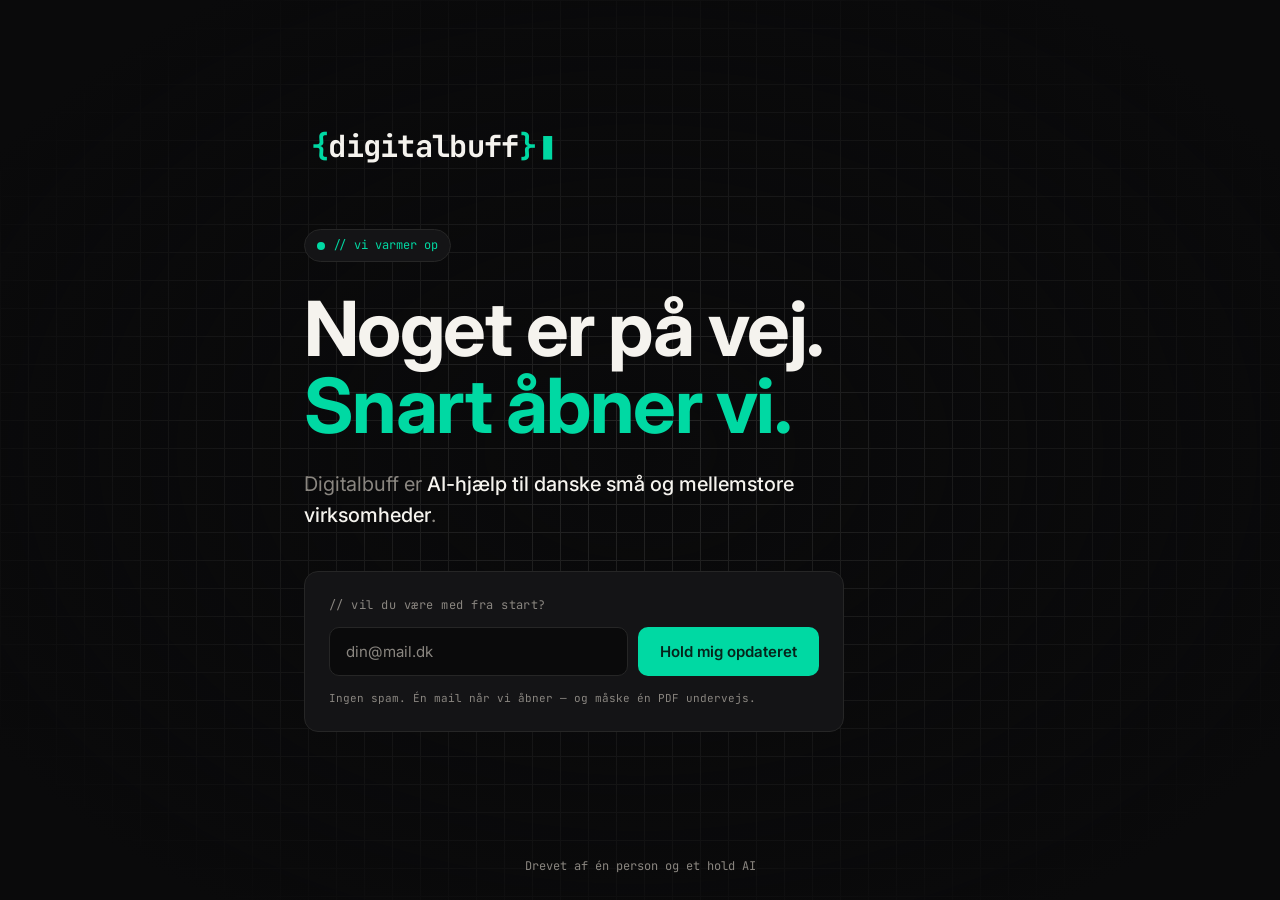
<file: index.html>
<!DOCTYPE html>
<html lang="da">
<head>
<meta charset="UTF-8">
<meta name="viewport" content="width=device-width, initial-scale=1.0">
<title>Digitalbuff — vi varmer op</title>
<meta name="description" content="Digitalbuff åbner snart. AI-hjælp til danske små og mellemstore virksomheder — uden hype og uden lange kurser.">
<meta property="og:title" content="Digitalbuff — vi varmer op">
<meta property="og:description" content="AI-hjælp til danske SMB'er. Snart åbner vi.">
<meta property="og:type" content="website">
<link rel="icon" type="image/svg+xml" href="assets/favicon.svg">
<link rel="preconnect" href="https://fonts.googleapis.com">
<link rel="preconnect" href="https://fonts.gstatic.com" crossorigin>
<link href="https://fonts.googleapis.com/css2?family=Inter:wght@400;500;600;700&family=JetBrains+Mono:wght@400;500;700&display=swap" rel="stylesheet">
<style>
  :root {
    --bg: #0a0a0b;
    --surface: #141416;
    --border: #262626;
    --ink: #f5f3ee;
    --muted: #8a8680;
    --accent: #00d9a3;
    --accent-dim: #00a57b;
    --font-mono: 'JetBrains Mono', 'Fira Code', ui-monospace, SFMono-Regular, Menlo, Monaco, Consolas, monospace;
    --font-body: 'Inter', ui-sans-serif, system-ui, -apple-system, "Segoe UI", Roboto, sans-serif;
  }
  * { box-sizing: border-box; margin: 0; padding: 0; }
  html, body { height: 100%; }
  body {
    background:
      linear-gradient(var(--border) 1px, transparent 1px) 0 0 / 28px 28px,
      linear-gradient(90deg, var(--border) 1px, transparent 1px) 0 0 / 28px 28px,
      var(--bg);
    color: var(--ink);
    font-family: var(--font-body);
    font-size: 16px;
    line-height: 1.55;
    -webkit-font-smoothing: antialiased;
    display: flex;
    flex-direction: column;
    min-height: 100vh;
  }
  .grid-overlay {
    position: fixed; inset: 0; pointer-events: none;
    background: radial-gradient(ellipse at center, transparent 0%, var(--bg) 85%);
  }
  .wrap {
    max-width: 720px;
    width: 100%;
    margin: 0 auto;
    padding: 48px 24px 32px;
    flex: 1;
    display: flex;
    flex-direction: column;
    justify-content: center;
    position: relative;
    z-index: 1;
  }
  .logo {
    width: 260px;
    height: auto;
    margin-bottom: 56px;
  }
  .chip {
    display: inline-flex;
    align-items: center;
    gap: 8px;
    padding: 6px 12px;
    background: var(--surface);
    border: 1px solid var(--border);
    border-radius: 999px;
    font-family: var(--font-mono);
    font-size: 12px;
    color: var(--accent);
    margin-bottom: 28px;
    width: fit-content;
  }
  .chip .dot {
    width: 8px; height: 8px;
    background: var(--accent); border-radius: 50%;
    box-shadow: 0 0 0 0 var(--accent);
    animation: pulse 1.8s ease-out infinite;
  }
  @keyframes pulse {
    0%   { box-shadow: 0 0 0 0 rgba(0,217,163,0.6); }
    70%  { box-shadow: 0 0 0 10px rgba(0,217,163,0); }
    100% { box-shadow: 0 0 0 0 rgba(0,217,163,0); }
  }
  h1 {
    font-size: clamp(44px, 8vw, 76px);
    font-weight: 700;
    letter-spacing: -0.02em;
    line-height: 1.02;
    margin-bottom: 24px;
  }
  h1 .accent { color: var(--accent); }
  .lede {
    font-size: clamp(17px, 2.2vw, 20px);
    color: var(--muted);
    max-width: 560px;
    margin-bottom: 40px;
  }
  .lede strong { color: var(--ink); font-weight: 500; }
  .form-card {
    background: var(--surface);
    border: 1px solid var(--border);
    border-radius: 14px;
    padding: 24px;
    max-width: 540px;
  }
  .form-card .label {
    font-family: var(--font-mono);
    font-size: 12px;
    color: var(--muted);
    margin-bottom: 12px;
    letter-spacing: 0.04em;
  }
  .form-row {
    display: flex;
    gap: 10px;
  }
  input[type="email"] {
    flex: 1;
    background: var(--bg);
    border: 1px solid var(--border);
    border-radius: 10px;
    color: var(--ink);
    padding: 14px 16px;
    font-family: var(--font-body);
    font-size: 15px;
    outline: none;
    transition: border-color .2s, box-shadow .2s;
    min-width: 0;
  }
  input[type="email"]::placeholder { color: var(--muted); }
  input[type="email"]:focus {
    border-color: var(--accent);
    box-shadow: 0 0 0 3px rgba(0,217,163,0.15);
  }
  button {
    background: var(--accent);
    color: #06241b;
    border: none;
    border-radius: 10px;
    padding: 0 22px;
    font-family: var(--font-body);
    font-size: 15px;
    font-weight: 600;
    cursor: pointer;
    transition: background .15s, transform .05s;
    white-space: nowrap;
  }
  button:hover { background: #1ee0ad; }
  button:active { transform: translateY(1px); }
  button:disabled { opacity: 0.7; cursor: wait; }
  .small {
    font-family: var(--font-mono);
    font-size: 11px;
    color: var(--muted);
    margin-top: 14px;
  }
  .success {
    display: none;
    background: rgba(0,217,163,0.08);
    border: 1px solid var(--accent-dim);
    border-radius: 10px;
    padding: 16px;
    color: var(--accent);
    font-size: 15px;
    align-items: flex-start;
    gap: 10px;
  }
  .success.show { display: flex; }
  .success svg { flex-shrink: 0; margin-top: 2px; }

  footer {
    padding: 24px;
    text-align: center;
    font-family: var(--font-mono);
    font-size: 12px;
    color: var(--muted);
    position: relative;
    z-index: 1;
  }
  footer a { color: var(--accent); text-decoration: none; }
  footer a:hover { text-decoration: underline; }

  @media (max-width: 520px) {
    .form-row { flex-direction: column; }
    button { padding: 14px 22px; }
    .logo { width: 200px; margin-bottom: 40px; }
  }
</style>
</head>
<body>
<div class="grid-overlay"></div>
<main class="wrap">
  <svg class="logo" viewBox="0 0 375 80" xmlns="http://www.w3.org/2000/svg" aria-label="Digitalbuff">
    <text x="10" y="56" font-family="'JetBrains Mono', monospace" font-size="44" font-weight="700" letter-spacing="-1">
      <tspan fill="#00d9a3">{</tspan><tspan fill="#f5f3ee">digitalbuff</tspan><tspan fill="#00d9a3">}</tspan>
    </text>
    <rect x="345" y="26" width="13" height="34" fill="#00d9a3">
      <animate attributeName="opacity" values="1;1;0;0" keyTimes="0;0.5;0.5;1" dur="1s" repeatCount="indefinite"/>
    </rect>
  </svg>

  <div class="chip"><span class="dot"></span>// vi varmer op</div>

  <h1>Noget er på vej.<br><span class="accent">Snart åbner vi.</span></h1>

  <p class="lede">
    Digitalbuff er <strong>AI-hjælp til danske små og mellemstore virksomheder</strong>.
  </p>

  <div class="form-card" id="formCard">
    <div class="label">// vil du være med fra start?</div>
    <form id="earlyForm" autocomplete="on" novalidate>
      <div class="form-row">
        <input type="email" id="email" name="email" placeholder="din@mail.dk" required aria-label="Din email">
        <button type="submit" id="submitBtn">Hold mig opdateret</button>
      </div>
      <div class="small">Ingen spam. Én mail når vi åbner — og måske én PDF undervejs.</div>
    </form>
    <div class="success" id="success" role="status">
      <svg width="20" height="20" viewBox="0 0 24 24" fill="none" stroke="currentColor" stroke-width="2.5" stroke-linecap="round" stroke-linejoin="round"><polyline points="20 6 9 17 4 12"/></svg>
      <div><strong>Du er på listen.</strong><br>Vi siger til, så snart vi åbner.</div>
    </div>
  </div>
</main>

<footer>
  Drevet af én person og et hold AI
</footer>

<script>
  const SHEETS_ENDPOINT = 'https://script.google.com/macros/s/AKfycbzNqPOkvZELhmHP0tplEvin_yunnExiP3ZWn4th9WbXYIpHzOxKJLLYBf7Ea_P2kv1t/exec';

  const form = document.getElementById('earlyForm');
  const emailInput = document.getElementById('email');
  const submitBtn = document.getElementById('submitBtn');
  const successBox = document.getElementById('success');

  form.addEventListener('submit', async (e) => {
    e.preventDefault();
    const email = emailInput.value.trim();
    if (!email || !/^[^\s@]+@[^\s@]+\.[^\s@]+$/.test(email)) {
      emailInput.focus();
      emailInput.style.borderColor = '#ff6b6b';
      setTimeout(() => { emailInput.style.borderColor = ''; }, 1500);
      return;
    }
    submitBtn.disabled = true;
    submitBtn.textContent = 'Sender...';
    try {
      await fetch(SHEETS_ENDPOINT, {
        method: 'POST',
        mode: 'no-cors',
        headers: { 'Content-Type': 'text/plain;charset=utf-8' },
        body: JSON.stringify({
          email: email,
          source: 'coming_soon',
          message: 'Early-bird tilmeldt fra coming-soon side',
          timestamp: new Date().toISOString()
        })
      });
      form.style.display = 'none';
      successBox.classList.add('show');
    } catch (err) {
      submitBtn.disabled = false;
      submitBtn.textContent = 'Hold mig opdateret';
      alert('Noget gik galt. Prøv igen om lidt.');
    }
  });
</script>
</body>
</html>
</file>
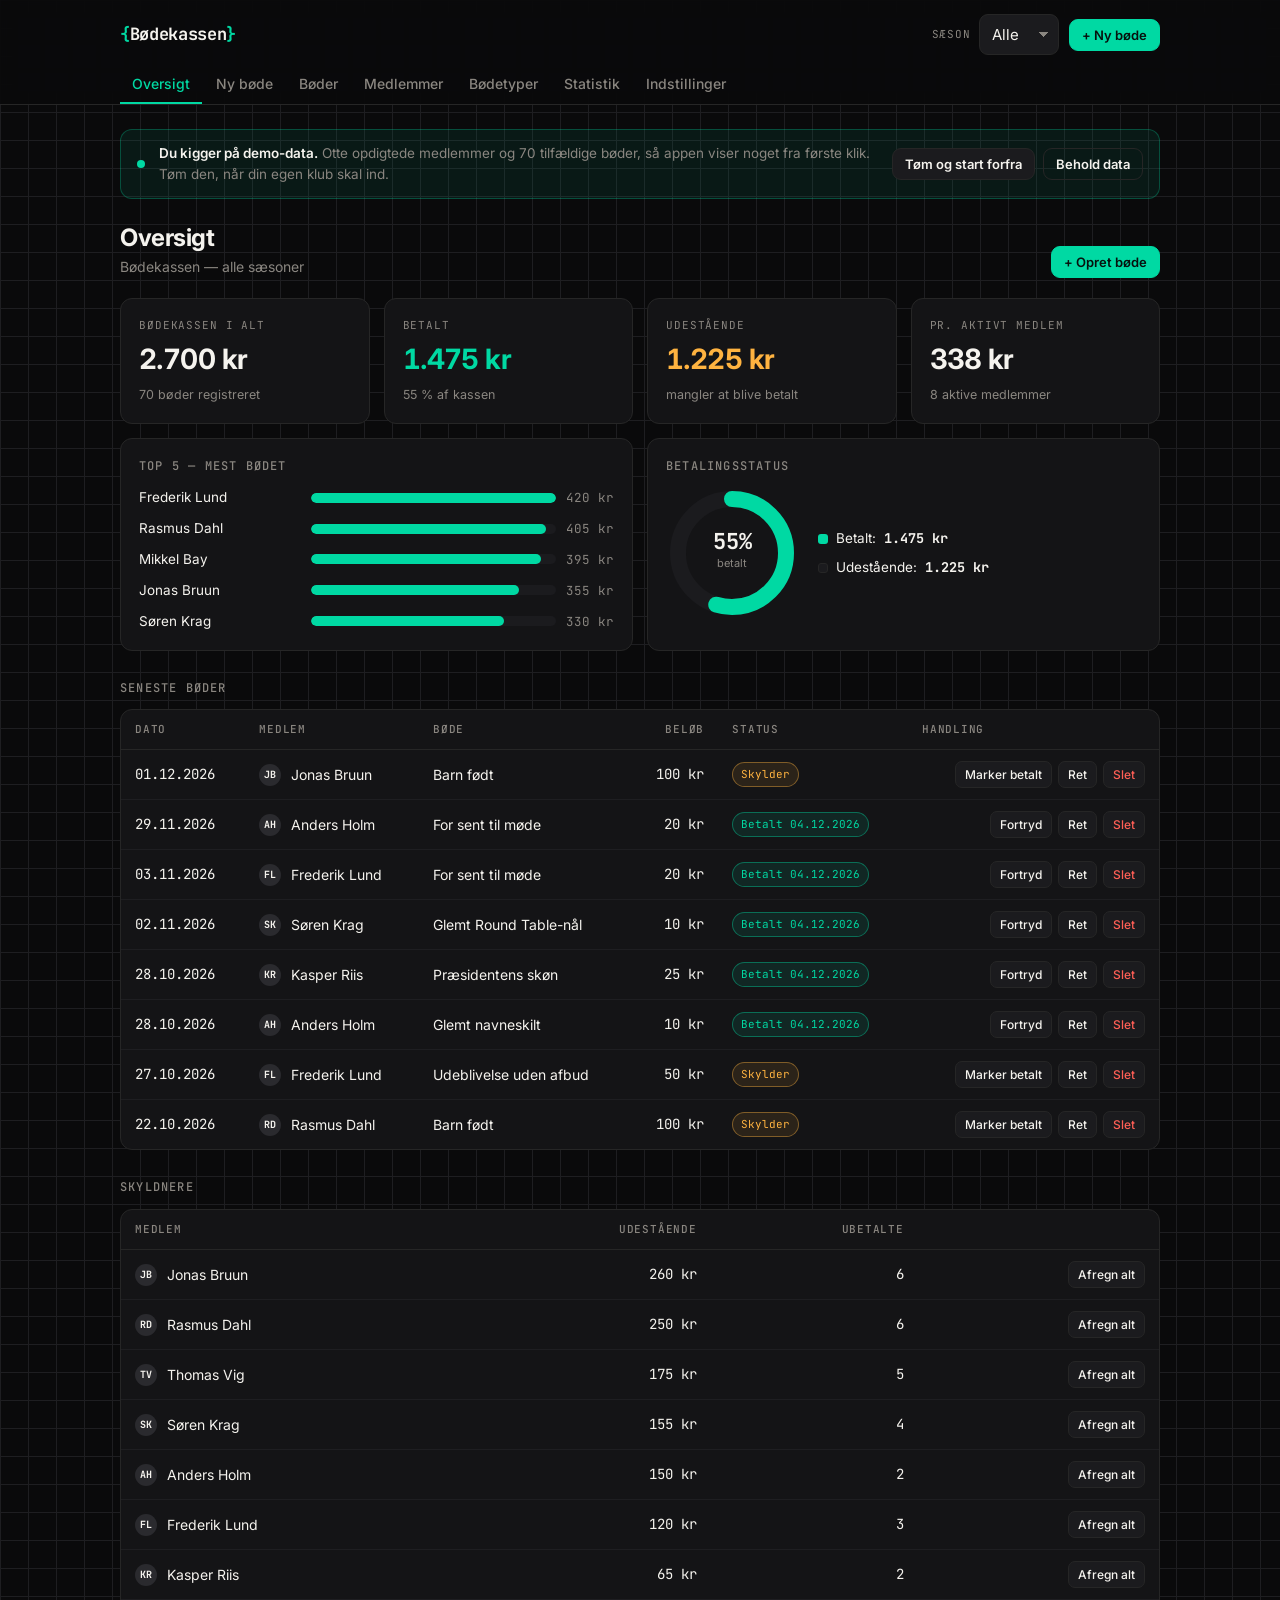
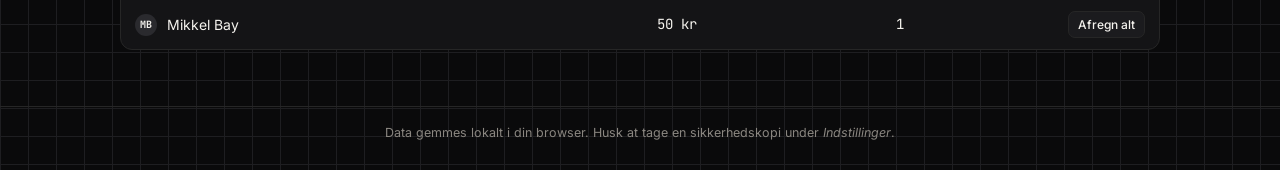
<file: boder/index.html>
<!DOCTYPE html>
<html lang="da">
<head>
<meta charset="UTF-8">
<meta name="viewport" content="width=device-width, initial-scale=1.0">
<title>Bødekassen — Round Table</title>
<meta name="description" content="Bødekasse til Round Table-klubben. Opret bøder, hold styr på medlemmer og se statistik.">
<meta name="color-scheme" content="dark">
<link rel="icon" type="image/svg+xml" href="../assets/favicon.svg">
<link rel="preconnect" href="https://fonts.googleapis.com">
<link rel="preconnect" href="https://fonts.gstatic.com" crossorigin>
<link href="https://fonts.googleapis.com/css2?family=Inter:wght@400;500;600;700&family=JetBrains+Mono:wght@400;500;700&display=swap" rel="stylesheet">
<link rel="stylesheet" href="app.css">
</head>
<body>

<header class="topbar">
  <div class="topbar-inner">
    <div class="brand">
      <span class="brand-bracket">{</span><span class="brand-word" id="clubName">Bødekassen</span><span class="brand-bracket">}</span>
    </div>
    <div class="topbar-right">
      <label class="period" for="periodSelect">
        <span class="period-label">Sæson</span>
        <select id="periodSelect" aria-label="Vælg periode"></select>
      </label>
      <button class="btn btn-accent btn-sm" id="quickAddBtn" type="button">+ Ny bøde</button>
    </div>
  </div>
  <nav class="tabs" id="tabs" aria-label="Sektioner">
    <button class="tab" data-view="dashboard" type="button">Oversigt</button>
    <button class="tab" data-view="new" type="button">Ny bøde</button>
    <button class="tab" data-view="fines" type="button">Bøder</button>
    <button class="tab" data-view="members" type="button">Medlemmer</button>
    <button class="tab" data-view="types" type="button">Bødetyper</button>
    <button class="tab" data-view="stats" type="button">Statistik</button>
    <button class="tab" data-view="settings" type="button">Indstillinger</button>
  </nav>
</header>

<main id="view" class="view" tabindex="-1"></main>

<footer class="foot">
  <span>Data gemmes lokalt i din browser. Husk at tage en sikkerhedskopi under <em>Indstillinger</em>.</span>
</footer>

<div id="toast" class="toast" role="status" aria-live="polite"></div>

<div id="modal" class="modal" hidden>
  <div class="modal-backdrop" data-close="1"></div>
  <div class="modal-card" role="dialog" aria-modal="true" aria-labelledby="modalTitle">
    <h2 id="modalTitle" class="modal-title"></h2>
    <div id="modalBody"></div>
  </div>
</div>

<script src="app.js"></script>
</body>
</html>
</file>
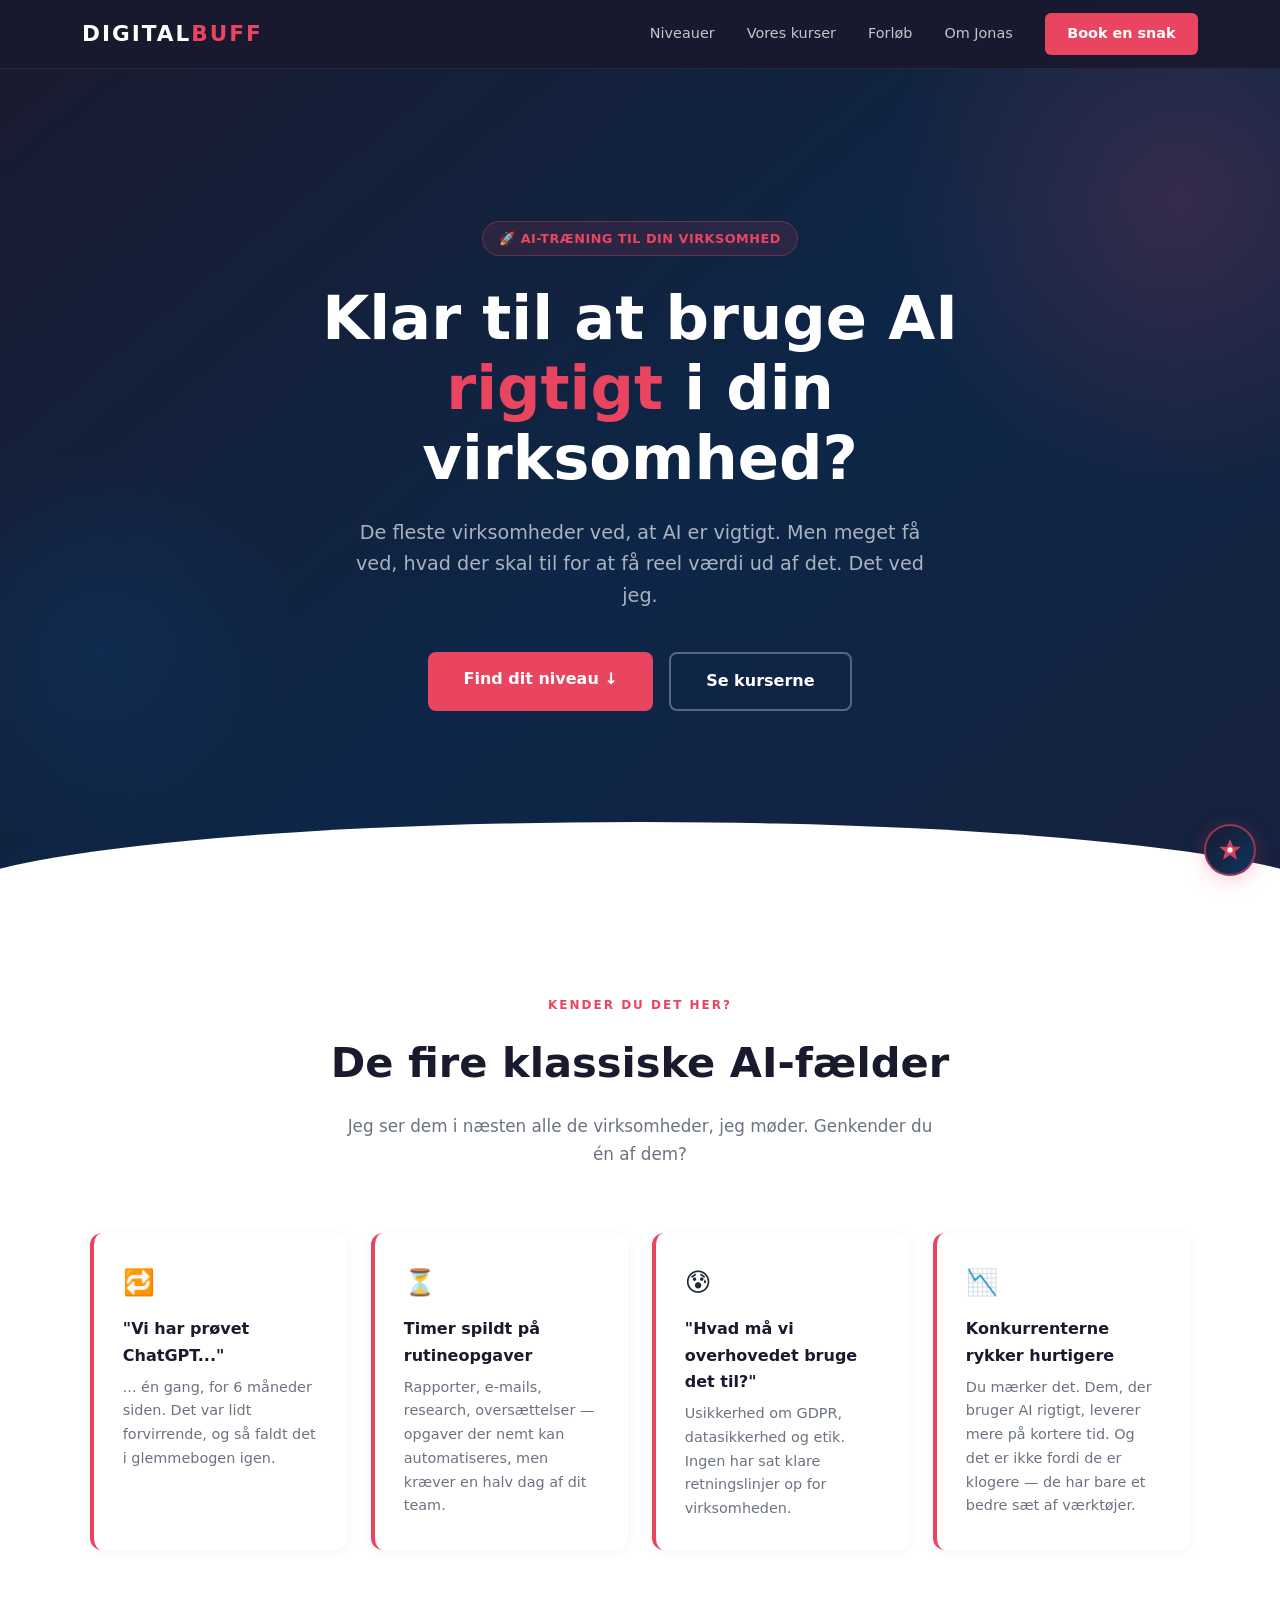
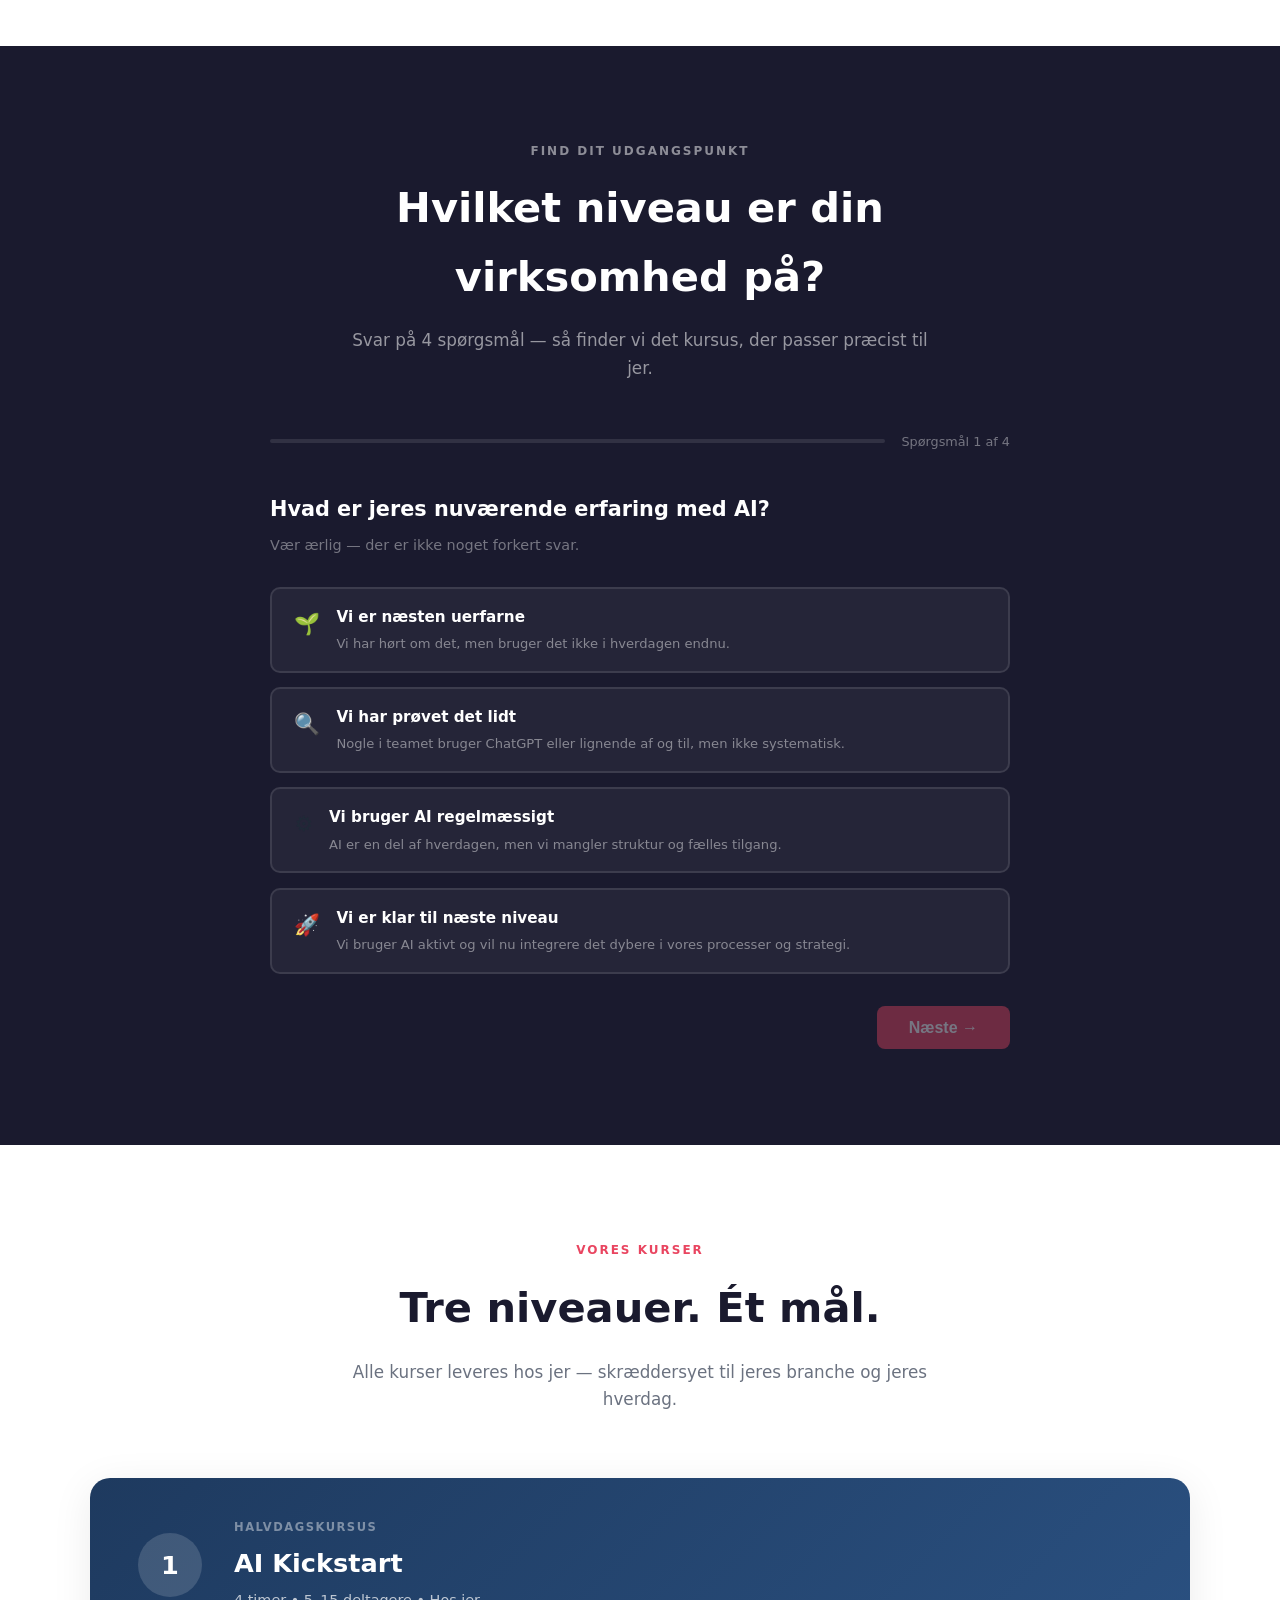
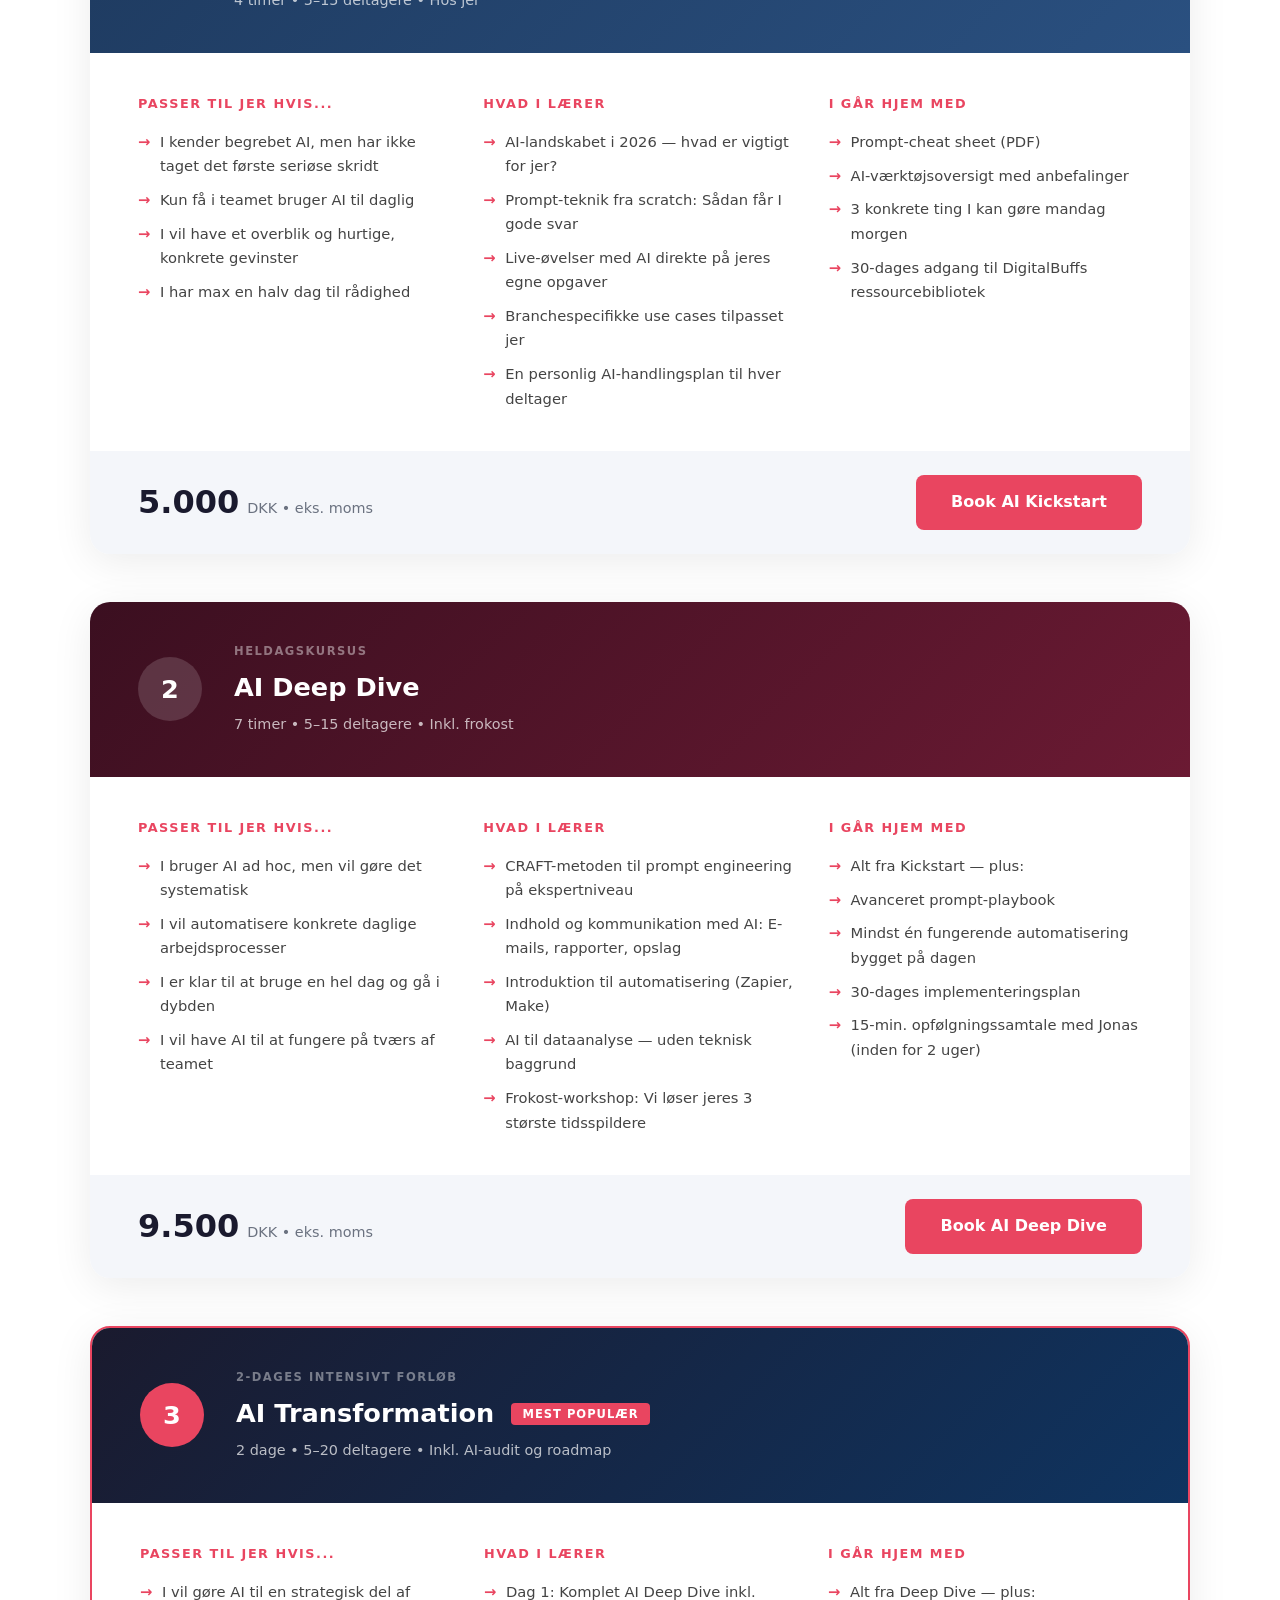
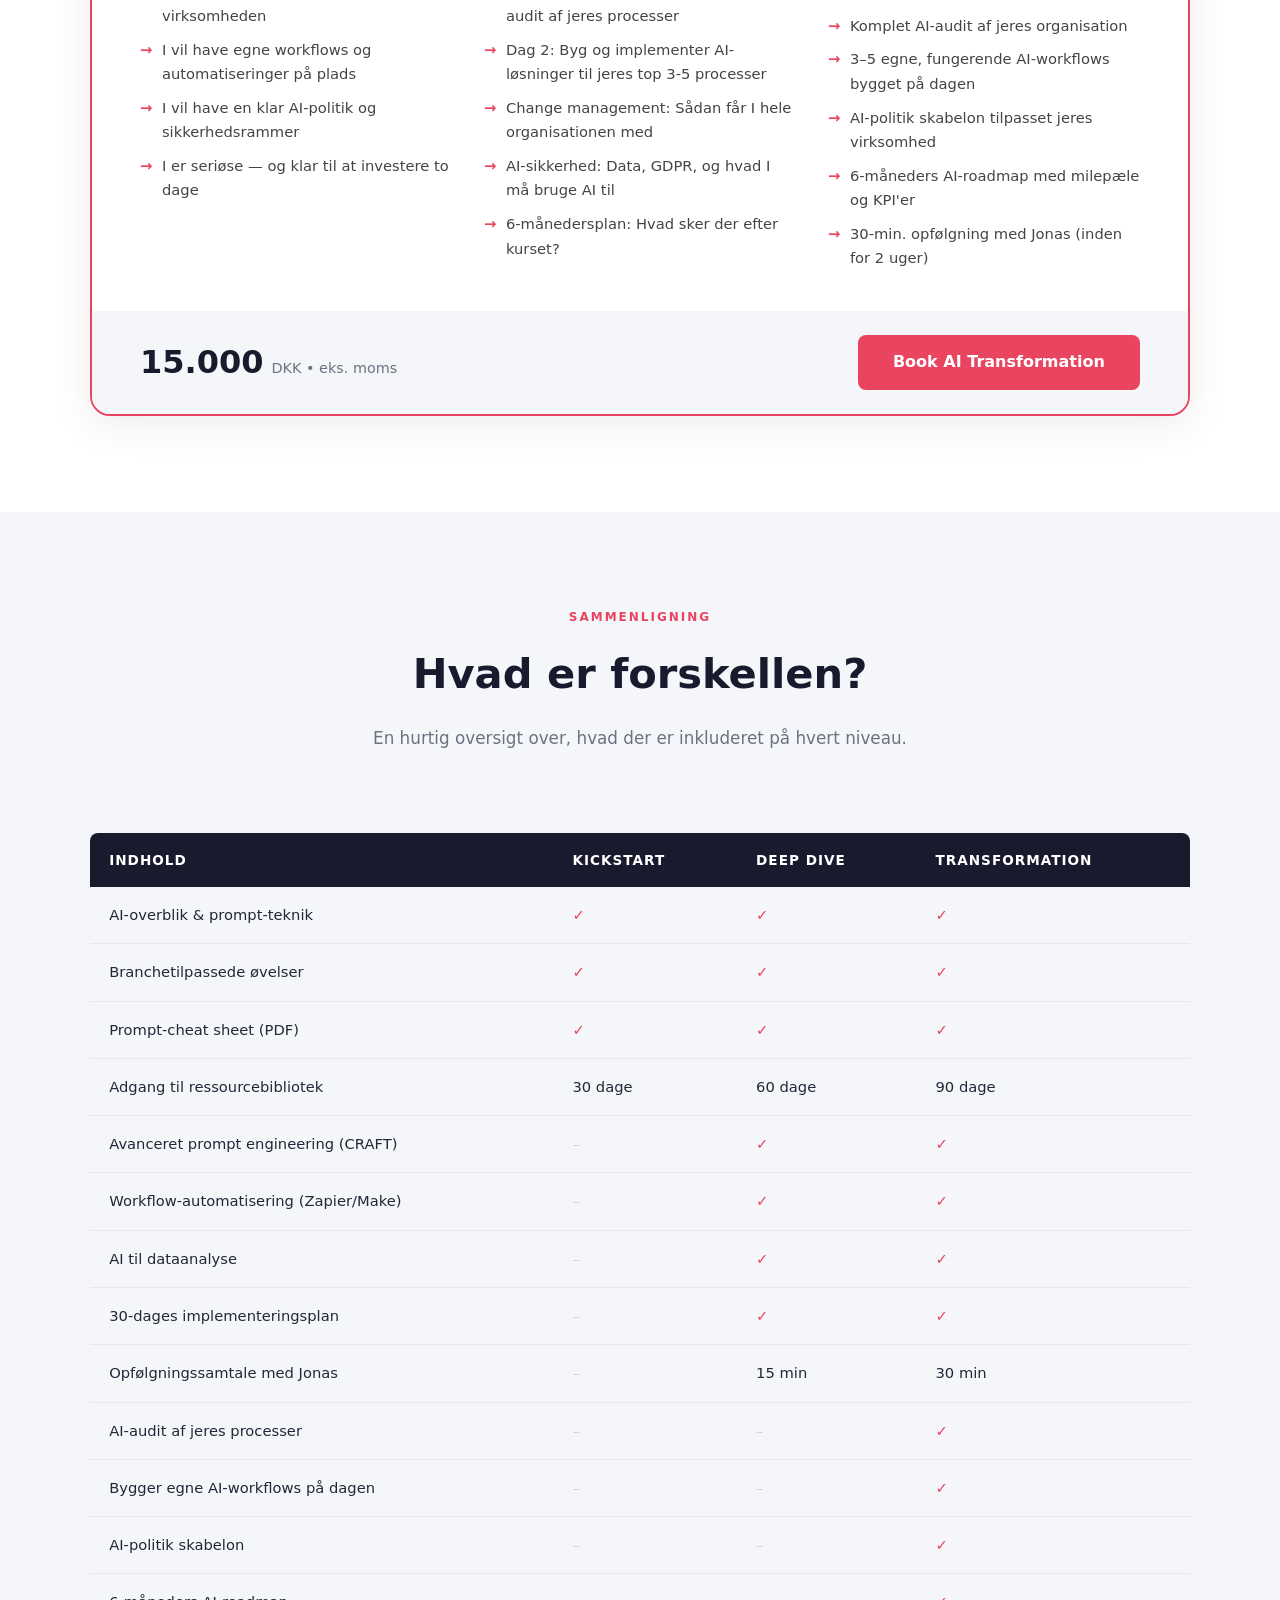
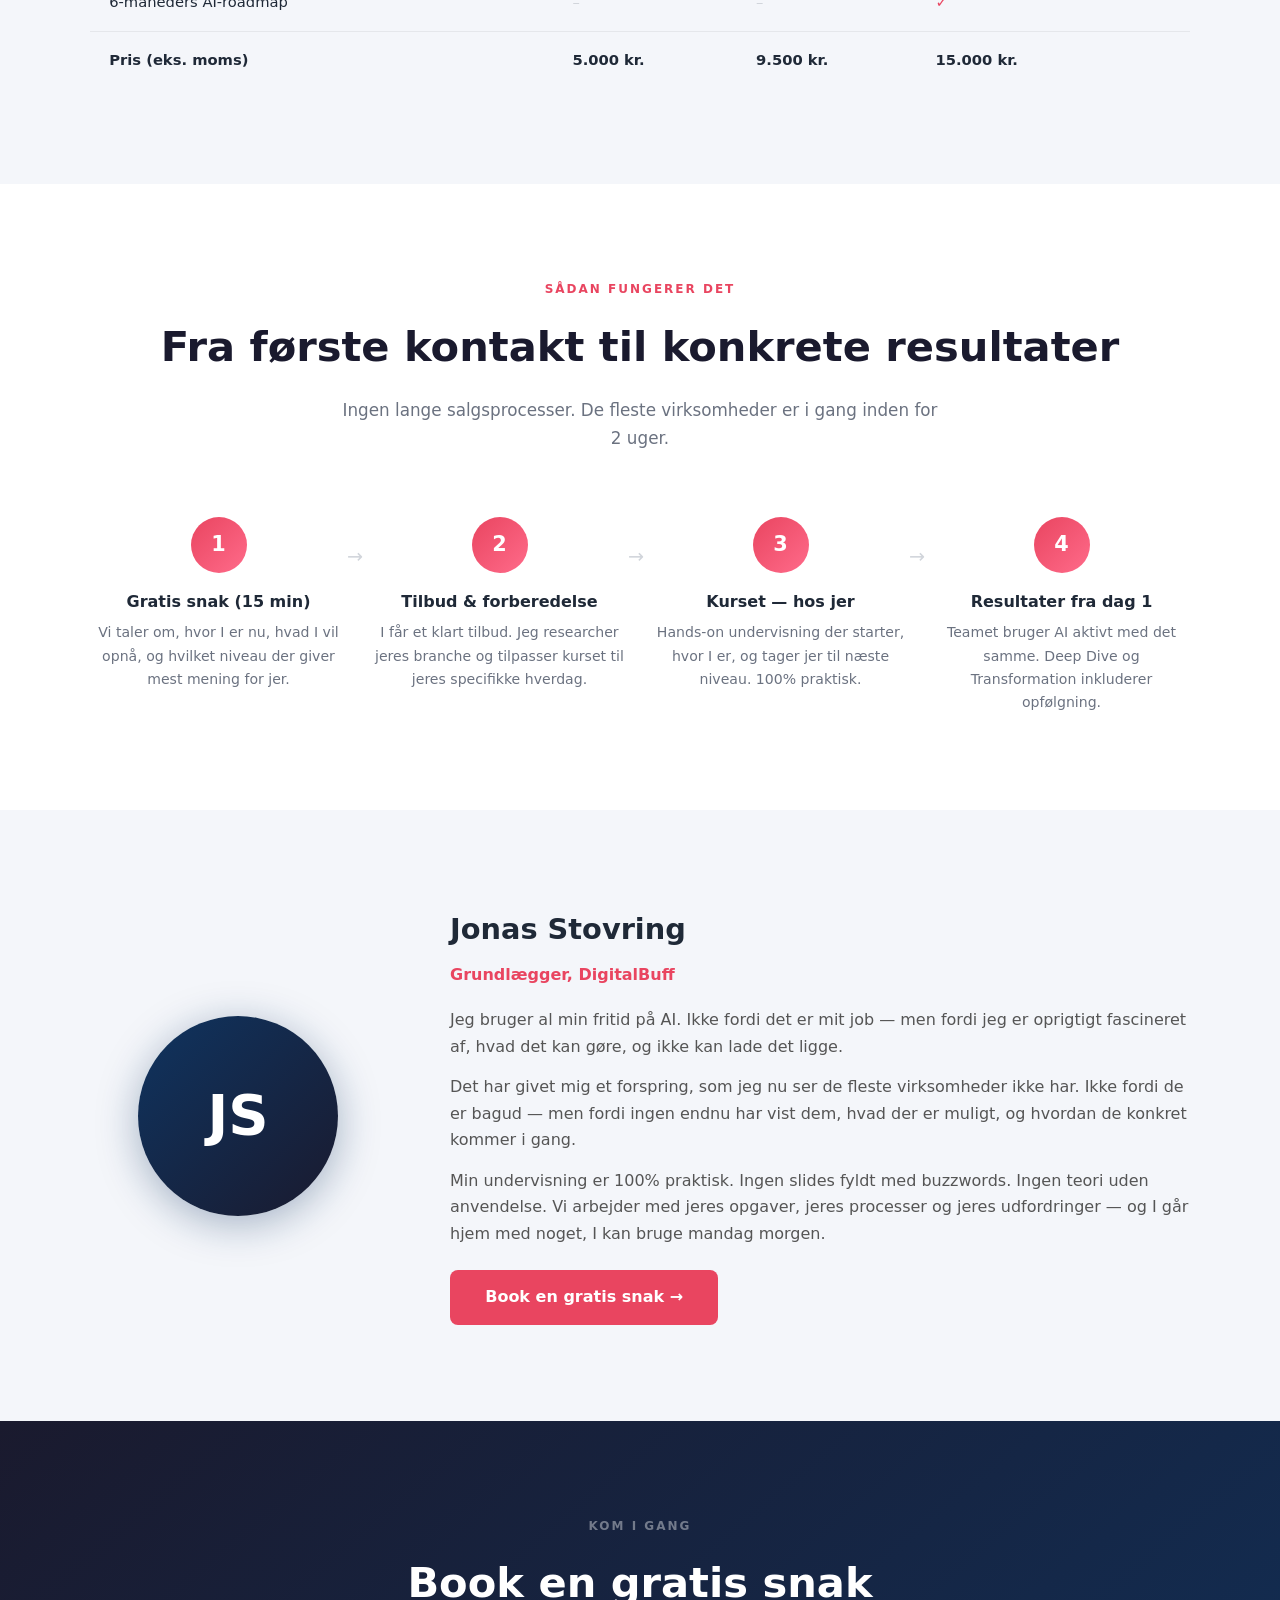
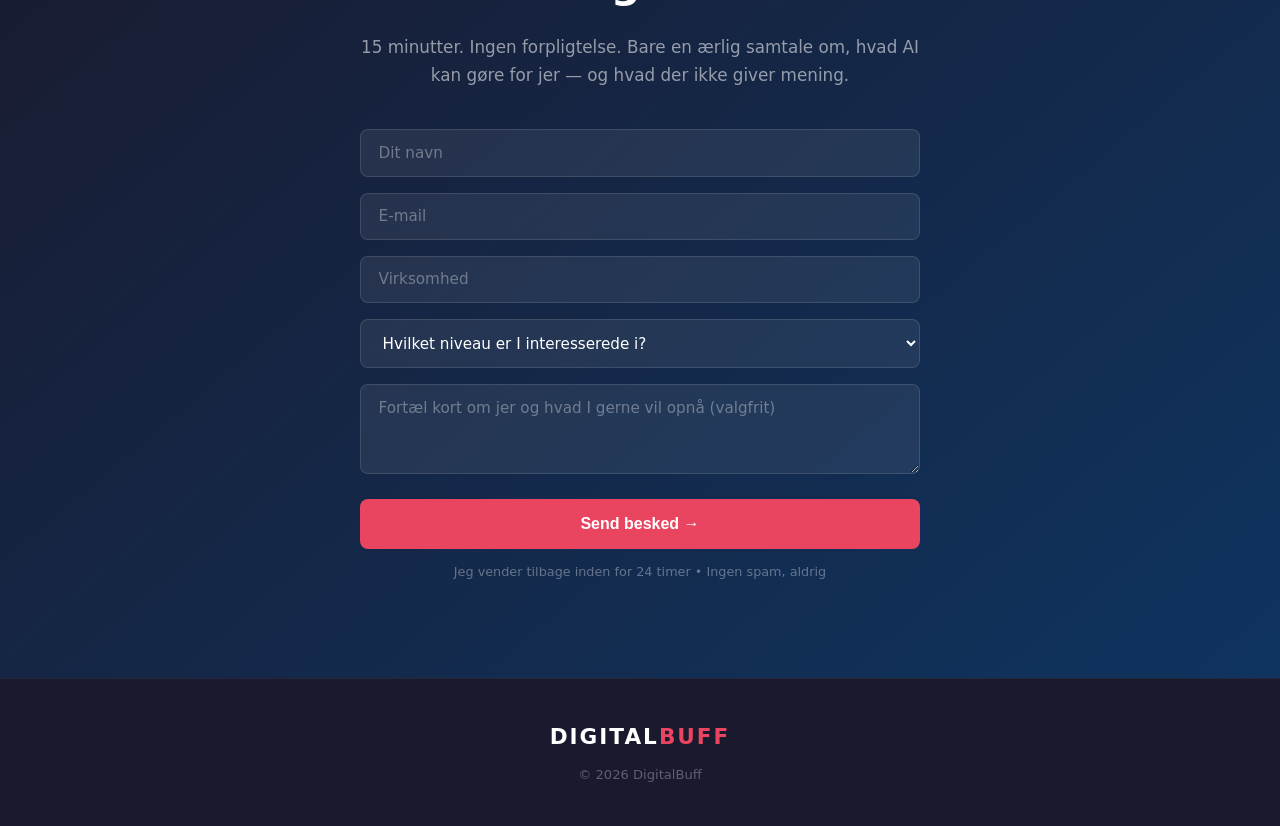
<file: _archive_v0.html>
<!DOCTYPE html>
<html lang="da">
<head>
  <meta charset="UTF-8">
  <meta name="viewport" content="width=device-width, initial-scale=1.0">
  <title>DigitalBuff — AI-træning til virksomheder</title>
  <style>
    *, *::before, *::after { margin: 0; padding: 0; box-sizing: border-box; }
    :root {
      --dark:    #1A1A2E;
      --blue:    #0F3460;
      --accent:  #E94560;
      --accent2: #c73652;
      --light:   #F4F6FA;
      --white:   #FFFFFF;
      --gray:    #6B7280;
      --text:    #1F2937;
    }

    html { scroll-behavior: smooth; }
    body { font-family: 'Segoe UI', system-ui, sans-serif; color: var(--text); line-height: 1.65; background: var(--white); }
    a { text-decoration: none; color: inherit; }

    /* ─── NAV ─── */
    nav {
      position: fixed; top: 0; width: 100%; z-index: 999;
      background: rgba(26,26,46,0.96); backdrop-filter: blur(12px);
      border-bottom: 1px solid rgba(255,255,255,0.06);
    }
    .nav-wrap { max-width: 1180px; margin: 0 auto; padding: 0 2rem; height: 68px; display: flex; align-items: center; justify-content: space-between; }
    .logo { font-size: 1.35rem; font-weight: 800; letter-spacing: 2px; color: #fff; }
    .logo em { color: var(--accent); font-style: normal; }
    .nav-links { display: flex; gap: 2rem; align-items: center; }
    .nav-links a { color: rgba(255,255,255,0.75); font-size: .9rem; font-weight: 500; transition: color .2s; }
    .nav-links a:hover { color: #fff; }
    .nav-btn { background: var(--accent); color: #fff !important; padding: .55rem 1.4rem; border-radius: 6px; font-weight: 700 !important; transition: background .2s !important; }
    .nav-btn:hover { background: var(--accent2) !important; }
    /* Hamburger */
    .hamburger { display: none; flex-direction: column; gap: 5px; cursor: pointer; padding: .4rem; background: none; border: none; }
    .hamburger span { display: block; width: 24px; height: 2px; background: #fff; border-radius: 2px; transition: all .3s; }
    .hamburger.open span:nth-child(1) { transform: translateY(7px) rotate(45deg); }
    .hamburger.open span:nth-child(2) { opacity: 0; }
    .hamburger.open span:nth-child(3) { transform: translateY(-7px) rotate(-45deg); }
    /* Mobile menu drawer */
    .mobile-menu {
      display: none; position: fixed; top: 68px; left: 0; right: 0; z-index: 998;
      background: rgba(26,26,46,0.98); backdrop-filter: blur(12px);
      border-bottom: 1px solid rgba(255,255,255,.08);
      padding: 1.2rem 2rem 1.8rem; flex-direction: column; gap: .2rem;
      transform: translateY(-8px); opacity: 0; transition: opacity .25s, transform .25s;
    }
    .mobile-menu.open { opacity: 1; transform: translateY(0); }
    .mobile-menu a { color: rgba(255,255,255,.75); font-size: 1.05rem; font-weight: 500; padding: .8rem 0; border-bottom: 1px solid rgba(255,255,255,.06); display: block; }
    .mobile-menu a:last-child { border-bottom: none; margin-top: .6rem; }
    .mobile-menu .nav-btn { text-align: center; border-radius: 8px; padding: .9rem; color: #fff !important; font-size: 1rem; }

    /* ─── HERO ─── */
    .hero {
      min-height: 100vh; display: flex; align-items: center; justify-content: center;
      background: linear-gradient(140deg, var(--dark) 0%, #0d2647 55%, #16213E 100%);
      padding: 7rem 2rem 5rem; position: relative; overflow: hidden; text-align: center;
    }
    .hero::after {
      content: ''; position: absolute; bottom: -2px; left: 0; right: 0; height: 80px;
      background: var(--white); clip-path: ellipse(55% 100% at 50% 100%);
    }
    .glow { position: absolute; border-radius: 50%; pointer-events: none; }
    .glow-1 { width: 600px; height: 600px; top: -100px; right: -200px; background: radial-gradient(circle, rgba(233,69,96,.18) 0%, transparent 70%); }
    .glow-2 { width: 400px; height: 400px; bottom: 50px; left: -100px; background: radial-gradient(circle, rgba(15,52,96,.5) 0%, transparent 70%); }
    .hero-inner { position: relative; z-index: 1; max-width: 760px; }
    .hero-pill { display: inline-flex; align-items: center; gap: .5rem; background: rgba(233,69,96,.12); border: 1px solid rgba(233,69,96,.3); color: var(--accent); padding: .35rem 1rem; border-radius: 20px; font-size: .8rem; font-weight: 700; letter-spacing: .5px; text-transform: uppercase; margin-bottom: 1.8rem; }
    .hero h1 { font-size: clamp(2.2rem, 5vw, 3.8rem); font-weight: 800; color: #fff; line-height: 1.15; margin-bottom: 1.4rem; }
    .hero h1 mark { background: none; color: var(--accent); }
    .hero p { font-size: 1.2rem; color: rgba(255,255,255,.65); max-width: 580px; margin: 0 auto 2.5rem; }
    .hero-cta { display: flex; gap: 1rem; justify-content: center; flex-wrap: wrap; }
    .btn { display: inline-block; padding: .9rem 2.2rem; border-radius: 8px; font-weight: 700; font-size: 1rem; cursor: pointer; transition: all .2s; border: none; }
    .btn-red { background: var(--accent); color: #fff; }
    .btn-red:hover { background: var(--accent2); transform: translateY(-2px); box-shadow: 0 8px 28px rgba(233,69,96,.35); }
    .btn-ghost { background: transparent; color: #fff; border: 2px solid rgba(255,255,255,.3); }
    .btn-ghost:hover { border-color: #fff; background: rgba(255,255,255,.05); }

    /* ─── SECTION BASE ─── */
    .section { padding: 6rem 2rem; }
    .section-alt { background: var(--light); }
    .wrap { max-width: 1100px; margin: 0 auto; }
    .section-label { text-transform: uppercase; font-size: .75rem; font-weight: 700; letter-spacing: 2px; color: var(--accent); margin-bottom: .8rem; }
    .section-title { font-size: clamp(1.8rem, 3.5vw, 2.6rem); font-weight: 800; color: var(--dark); margin-bottom: 1rem; }
    .section-sub { font-size: 1.05rem; color: var(--gray); max-width: 600px; }
    .text-center { text-align: center; }
    .section-head { text-align: center; margin-bottom: 4rem; }
    .section-head .section-sub { margin: 0 auto; }

    /* ─── PROBLEM STRIP ─── */
    .problems { display: grid; grid-template-columns: repeat(auto-fit, minmax(240px, 1fr)); gap: 1.5rem; margin-top: 3rem; }
    .problem-item { background: var(--white); border-radius: 12px; padding: 1.8rem; border-left: 4px solid var(--accent); box-shadow: 0 2px 12px rgba(0,0,0,.05); }
    .problem-item .pi-icon { font-size: 1.6rem; margin-bottom: .8rem; }
    .problem-item h4 { font-size: 1rem; font-weight: 700; margin-bottom: .4rem; color: var(--dark); }
    .problem-item p { font-size: .9rem; color: var(--gray); }

    /* ─── SELF-ASSESSMENT ─── */
    #assessment { background: var(--dark); padding: 6rem 2rem; }
    .quiz-wrap { max-width: 740px; margin: 0 auto; }
    .quiz-head { text-align: center; margin-bottom: 3rem; }
    .quiz-head .section-label { color: #fff; opacity: .5; }
    .quiz-head .section-title { color: #fff; }
    .quiz-head .section-sub { color: rgba(255,255,255,.55); margin: .8rem auto 0; }

    /* progress */
    .quiz-progress { display: flex; align-items: center; gap: 1rem; margin-bottom: 2.5rem; }
    .quiz-progress-bar { flex: 1; height: 4px; background: rgba(255,255,255,.1); border-radius: 4px; overflow: hidden; }
    .quiz-progress-fill { height: 100%; background: var(--accent); border-radius: 4px; transition: width .4s ease; }
    .quiz-progress-text { font-size: .8rem; color: rgba(255,255,255,.4); white-space: nowrap; }

    /* step */
    .quiz-step { display: none; animation: fadeSlide .35s ease; }
    .quiz-step.active { display: block; }
    @keyframes fadeSlide { from { opacity: 0; transform: translateY(12px); } to { opacity: 1; transform: translateY(0); } }
    .quiz-q { font-size: 1.3rem; font-weight: 700; color: #fff; margin-bottom: .5rem; }
    .quiz-hint { font-size: .9rem; color: rgba(255,255,255,.4); margin-bottom: 1.8rem; }
    .quiz-options { display: grid; gap: .9rem; }
    .quiz-option {
      background: rgba(255,255,255,.05); border: 2px solid rgba(255,255,255,.1);
      border-radius: 10px; padding: 1rem 1.4rem; cursor: pointer;
      transition: all .2s; display: flex; align-items: flex-start; gap: 1rem;
    }
    .quiz-option:hover { border-color: rgba(233,69,96,.5); background: rgba(233,69,96,.06); }
    .quiz-option.selected { border-color: var(--accent); background: rgba(233,69,96,.12); }
    .quiz-option .opt-icon { font-size: 1.3rem; flex-shrink: 0; margin-top: 2px; }
    .quiz-option .opt-label { font-size: .95rem; font-weight: 600; color: #fff; margin-bottom: .2rem; }
    .quiz-option .opt-desc { font-size: .82rem; color: rgba(255,255,255,.45); }
    .quiz-nav { display: flex; justify-content: space-between; align-items: center; margin-top: 2rem; }
    .quiz-back { background: none; border: none; color: rgba(255,255,255,.4); font-size: .9rem; cursor: pointer; padding: .5rem 0; transition: color .2s; }
    .quiz-back:hover { color: rgba(255,255,255,.75); }
    .quiz-next { background: var(--accent); color: #fff; border: none; padding: .8rem 2rem; border-radius: 8px; font-size: 1rem; font-weight: 700; cursor: pointer; transition: all .2s; opacity: .4; pointer-events: none; }
    .quiz-next.ready { opacity: 1; pointer-events: all; }
    .quiz-next.ready:hover { background: var(--accent2); transform: translateY(-1px); }

    /* result */
    .quiz-result { display: none; animation: fadeSlide .4s ease; }
    .quiz-result.active { display: block; }
    .result-badge { display: flex; align-items: center; justify-content: center; gap: 1rem; margin-bottom: 2rem; }
    .result-badge-icon { width: 70px; height: 70px; border-radius: 50%; display: flex; align-items: center; justify-content: center; font-size: 2rem; flex-shrink: 0; }
    .result-title { font-size: 1.1rem; color: rgba(255,255,255,.5); margin-bottom: .3rem; }
    .result-name { font-size: 2rem; font-weight: 800; color: #fff; }
    .result-card { background: rgba(255,255,255,.05); border: 2px solid rgba(255,255,255,.1); border-radius: 16px; padding: 2rem; margin-bottom: 1.5rem; }
    .result-card p { color: rgba(255,255,255,.7); font-size: 1rem; margin-bottom: 1.2rem; }
    .result-includes { list-style: none; display: grid; gap: .6rem; }
    .result-includes li { display: flex; gap: .75rem; align-items: flex-start; font-size: .92rem; color: rgba(255,255,255,.65); }
    .result-includes li::before { content: '✓'; color: var(--accent); font-weight: 700; flex-shrink: 0; margin-top: 1px; }
    .result-price { text-align: center; margin: 1.5rem 0; }
    .result-price .price-from { font-size: .85rem; color: rgba(255,255,255,.4); }
    .result-price .price-num { font-size: 2.8rem; font-weight: 800; color: var(--accent); line-height: 1; }
    .result-price .price-suffix { font-size: .9rem; color: rgba(255,255,255,.4); }
    .result-actions { display: flex; flex-direction: column; gap: 1rem; align-items: center; }
    .btn-retake { background: none; border: 1px solid rgba(255,255,255,.2); color: rgba(255,255,255,.5); padding: .6rem 1.5rem; border-radius: 6px; cursor: pointer; font-size: .85rem; transition: all .2s; }
    .btn-retake:hover { border-color: rgba(255,255,255,.5); color: rgba(255,255,255,.8); }

    /* ─── LEVEL CARDS (deep dive) ─── */
    .levels { display: flex; flex-direction: column; gap: 3rem; }
    .level-card {
      border-radius: 20px; overflow: hidden;
      box-shadow: 0 8px 40px rgba(0,0,0,.08);
      transition: transform .3s, box-shadow .3s;
    }
    .level-card:hover { transform: translateY(-3px); box-shadow: 0 16px 50px rgba(0,0,0,.12); }
    .level-header { padding: 2.5rem 3rem; display: flex; align-items: center; gap: 2rem; }
    .level-num { width: 64px; height: 64px; border-radius: 50%; display: flex; align-items: center; justify-content: center; font-size: 1.6rem; font-weight: 900; flex-shrink: 0; color: #fff; }
    .level-header-text {}
    .level-tag { font-size: .72rem; text-transform: uppercase; letter-spacing: 1.5px; font-weight: 700; margin-bottom: .3rem; opacity: .7; }
    .level-header h3 { font-size: 1.6rem; font-weight: 800; }
    .level-header .level-meta { font-size: .9rem; opacity: .7; margin-top: .3rem; }
    .level-body { background: var(--white); padding: 2.5rem 3rem; display: grid; grid-template-columns: 1fr 1fr 1fr; gap: 2rem; }
    .level-col h4 { font-size: .8rem; text-transform: uppercase; letter-spacing: 1.5px; font-weight: 700; color: var(--accent); margin-bottom: 1rem; }
    .level-col ul { list-style: none; display: flex; flex-direction: column; gap: .6rem; }
    .level-col ul li { font-size: .92rem; color: #444; display: flex; gap: .6rem; align-items: flex-start; }
    .level-col ul li::before { content: '→'; color: var(--accent); flex-shrink: 0; font-weight: 700; }
    .level-footer { background: var(--light); padding: 1.5rem 3rem; display: flex; justify-content: space-between; align-items: center; flex-wrap: wrap; gap: 1rem; }
    .level-price-block { display: flex; align-items: baseline; gap: .5rem; }
    .level-price-block .price-big { font-size: 2rem; font-weight: 800; color: var(--dark); }
    .level-price-block .price-suf { font-size: .9rem; color: var(--gray); }
    .level-cta { display: flex; gap: 1rem; align-items: center; }
    .tag-popular { background: var(--accent); color: #fff; font-size: .72rem; font-weight: 700; padding: .25rem .7rem; border-radius: 4px; text-transform: uppercase; letter-spacing: 1px; }

    /* ─── WHAT'S RIGHT FOR ME ─── */
    .compare-table { width: 100%; border-collapse: collapse; margin-top: 1rem; }
    .compare-table th { background: var(--dark); color: #fff; padding: 1rem 1.2rem; text-align: left; font-size: .85rem; text-transform: uppercase; letter-spacing: 1px; }
    .compare-table th:first-child { border-radius: 8px 0 0 0; }
    .compare-table th:last-child { border-radius: 0 8px 0 0; }
    .compare-table td { padding: 1rem 1.2rem; font-size: .92rem; border-bottom: 1px solid #E5E7EB; }
    .compare-table tr:last-child td { border-bottom: none; }
    .compare-table tr:hover td { background: #F9FAFB; }
    .compare-table .ck { color: var(--accent); font-weight: 700; }
    .compare-table .cx { color: #D1D5DB; }

    /* ─── ABOUT ─── */
    .about-grid { display: grid; grid-template-columns: 1fr 2.5fr; gap: 4rem; align-items: center; }
    .about-avatar { width: 200px; height: 200px; border-radius: 50%; background: linear-gradient(135deg, var(--blue), var(--dark)); display: flex; align-items: center; justify-content: center; font-size: 3.5rem; font-weight: 800; color: #fff; box-shadow: 0 8px 40px rgba(15,52,96,.35); }
    .about-grid h3 { font-size: 1.8rem; font-weight: 800; margin-bottom: .5rem; }
    .about-grid .about-role { color: var(--accent); font-weight: 600; font-size: 1rem; margin-bottom: 1.2rem; }
    .about-grid p { color: #555; font-size: 1rem; margin-bottom: .9rem; }

    /* ─── PROCESS ─── */
    .process-steps { display: grid; grid-template-columns: repeat(4, 1fr); gap: 1.5rem; margin-top: 3rem; }
    .process-step { text-align: center; position: relative; }
    .process-step::after { content: '→'; position: absolute; right: -1rem; top: 1.5rem; font-size: 1.2rem; color: #D1D5DB; }
    .process-step:last-child::after { display: none; }
    .ps-num { width: 56px; height: 56px; border-radius: 50%; background: linear-gradient(135deg, var(--accent), #FF6B8A); color: #fff; display: flex; align-items: center; justify-content: center; font-size: 1.3rem; font-weight: 800; margin: 0 auto 1rem; }
    .process-step h4 { font-size: 1rem; font-weight: 700; margin-bottom: .4rem; }
    .process-step p { font-size: .88rem; color: var(--gray); }

    /* ─── CONTACT ─── */
    #contact { background: linear-gradient(140deg, var(--dark) 0%, var(--blue) 100%); padding: 6rem 2rem; }
    .contact-inner { max-width: 560px; margin: 0 auto; text-align: center; }
    .contact-inner .section-title { color: #fff; }
    .contact-inner .section-sub { color: rgba(255,255,255,.55); margin: .8rem auto 2.5rem; }
    .contact-form { text-align: left; }
    .form-group { margin-bottom: 1rem; }
    .form-group input, .form-group textarea, .form-group select {
      width: 100%; padding: .85rem 1.1rem;
      background: rgba(255,255,255,.07); border: 1.5px solid rgba(255,255,255,.12);
      border-radius: 8px; color: #fff; font-size: .95rem; font-family: inherit; outline: none;
      transition: border-color .2s;
    }
    .form-group input::placeholder, .form-group textarea::placeholder { color: rgba(255,255,255,.35); }
    .form-group input:focus, .form-group textarea:focus, .form-group select:focus { border-color: var(--accent); }
    .form-group select option { background: #1A1A2E; }
    .form-group textarea { min-height: 90px; resize: vertical; }
    .form-note { font-size: .8rem; color: rgba(255,255,255,.35); text-align: center; margin-top: .75rem; }
    .form-success { display: none; text-align: center; padding: 2rem; background: rgba(255,255,255,.06); border-radius: 12px; border: 1px solid rgba(255,255,255,.1); }
    .form-success .success-icon { font-size: 2.5rem; margin-bottom: 1rem; }
    .form-success h3 { color: #fff; margin-bottom: .5rem; }
    .form-success p { color: rgba(255,255,255,.55); font-size: .95rem; }

    /* ─── FOOTER ─── */
    footer { background: var(--dark); padding: 2.5rem 2rem; text-align: center; border-top: 1px solid rgba(255,255,255,.06); }
    footer .logo { margin-bottom: .6rem; display: inline-block; }
    footer p { font-size: .82rem; color: rgba(255,255,255,.3); }
    footer a { color: var(--accent); }

    /* ─── RESPONSIVE ─── */
    @media (max-width: 900px) {
      .level-body { grid-template-columns: 1fr; }
      .level-header { flex-direction: column; align-items: flex-start; }
      .process-steps { grid-template-columns: 1fr 1fr; }
      .process-step::after { display: none; }
    }
    @media (max-width: 640px) {
      .nav-links { display: none; }
      .hamburger { display: flex; }
      .mobile-menu { display: flex; }
      .hero { padding: 6rem 1.2rem 4rem; }
      .hero h1 { font-size: 2rem; }
      .hero p { font-size: 1rem; }
      .hero-cta { flex-direction: column; align-items: center; }
      .hero-cta .btn { width: 100%; max-width: 320px; text-align: center; }
      .section { padding: 4rem 1.2rem; }
      .section-title { font-size: 1.6rem; }
      .problems { grid-template-columns: 1fr; }
      .quiz-wrap { padding: 0 .2rem; }
      .about-grid { grid-template-columns: 1fr; text-align: center; }
      .about-avatar { margin: 0 auto; }
      .level-header, .level-body, .level-footer { padding: 1.2rem; }
      .level-footer { flex-direction: column; align-items: flex-start; gap: 1rem; }
      .level-cta { width: 100%; }
      .level-cta .btn { width: 100%; text-align: center; }
      .process-steps { grid-template-columns: 1fr; }
      .compare-table th, .compare-table td { padding: .7rem .6rem; font-size: .8rem; }
      .contact-inner { padding: 0 .2rem; }
      #aiPanel { width: calc(100vw - 3rem); right: 1rem; }
    }
  </style>
</head>
<body>

<!-- NAV -->
<nav>
  <div class="nav-wrap">
    <div class="logo">DIGITAL<em>BUFF</em></div>
    <div class="nav-links">
      <a href="#hvem-er-det-til">Niveauer</a>
      <a href="#levels">Vores kurser</a>
      <a href="#process">Forløb</a>
      <a href="#about">Om Jonas</a>
      <a href="#contact" class="nav-btn">Book en snak</a>
    </div>
    <button class="hamburger" id="hamburger" aria-label="Menu">
      <span></span><span></span><span></span>
    </button>
  </div>
</nav>

<div class="mobile-menu" id="mobileMenu">
  <a href="#hvem-er-det-til">Niveauer</a>
  <a href="#levels">Vores kurser</a>
  <a href="#process">Forløb</a>
  <a href="#about">Om Jonas</a>
  <a href="#contact" class="nav-btn">Book en snak &rarr;</a>
</div>

<!-- HERO -->
<section class="hero">
  <div class="glow glow-1"></div>
  <div class="glow glow-2"></div>
  <div class="hero-inner">
    <div class="hero-pill">🚀 AI-træning til din virksomhed</div>
    <h1>Klar til at bruge AI<br><mark>rigtigt</mark> i din virksomhed?</h1>
    <p>De fleste virksomheder ved, at AI er vigtigt. Men meget få ved, hvad der skal til for at få reel værdi ud af det. Det ved jeg.</p>
    <div class="hero-cta">
      <a href="#assessment" class="btn btn-red">Find dit niveau &darr;</a>
      <a href="#levels" class="btn btn-ghost">Se kurserne</a>
    </div>
  </div>
</section>

<!-- PROBLEMS -->
<section class="section">
  <div class="wrap">
    <div class="section-head">
      <div class="section-label">Kender du det her?</div>
      <h2 class="section-title">De fire klassiske AI-fælder</h2>
      <p class="section-sub">Jeg ser dem i næsten alle de virksomheder, jeg møder. Genkender du én af dem?</p>
    </div>
    <div class="problems">
      <div class="problem-item">
        <div class="pi-icon">🔁</div>
        <h4>"Vi har prøvet ChatGPT..."</h4>
        <p>... én gang, for 6 måneder siden. Det var lidt forvirrende, og så faldt det i glemmebogen igen.</p>
      </div>
      <div class="problem-item">
        <div class="pi-icon">⏳</div>
        <h4>Timer spildt på rutineopgaver</h4>
        <p>Rapporter, e-mails, research, oversættelser — opgaver der nemt kan automatiseres, men kræver en halv dag af dit team.</p>
      </div>
      <div class="problem-item">
        <div class="pi-icon">😰</div>
        <h4>"Hvad må vi overhovedet bruge det til?"</h4>
        <p>Usikkerhed om GDPR, datasikkerhed og etik. Ingen har sat klare retningslinjer op for virksomheden.</p>
      </div>
      <div class="problem-item">
        <div class="pi-icon">📉</div>
        <h4>Konkurrenterne rykker hurtigere</h4>
        <p>Du mærker det. Dem, der bruger AI rigtigt, leverer mere på kortere tid. Og det er ikke fordi de er klogere — de har bare et bedre sæt af værktøjer.</p>
      </div>
    </div>
  </div>
</section>

<!-- SELF-ASSESSMENT -->
<section id="assessment">
  <div class="quiz-wrap">
    <div class="quiz-head">
      <div class="section-label">Find dit udgangspunkt</div>
      <h2 class="section-title">Hvilket niveau er din virksomhed på?</h2>
      <p class="section-sub">Svar på 4 spørgsmål — så finder vi det kursus, der passer præcist til jer.</p>
    </div>

    <!-- Progress bar -->
    <div class="quiz-progress">
      <div class="quiz-progress-bar"><div class="quiz-progress-fill" id="progressFill" style="width:0%"></div></div>
      <div class="quiz-progress-text" id="progressText">Spørgsmål 1 af 4</div>
    </div>

    <!-- Step 1 -->
    <div class="quiz-step active" data-step="0">
      <div class="quiz-q">Hvad er jeres nuværende erfaring med AI?</div>
      <div class="quiz-hint">Vær ærlig — der er ikke noget forkert svar.</div>
      <div class="quiz-options">
        <div class="quiz-option" data-value="0">
          <div class="opt-icon">🌱</div>
          <div><div class="opt-label">Vi er næsten uerfarne</div><div class="opt-desc">Vi har hørt om det, men bruger det ikke i hverdagen endnu.</div></div>
        </div>
        <div class="quiz-option" data-value="1">
          <div class="opt-icon">🔍</div>
          <div><div class="opt-label">Vi har prøvet det lidt</div><div class="opt-desc">Nogle i teamet bruger ChatGPT eller lignende af og til, men ikke systematisk.</div></div>
        </div>
        <div class="quiz-option" data-value="2">
          <div class="opt-icon">⚙️</div>
          <div><div class="opt-label">Vi bruger AI regelmæssigt</div><div class="opt-desc">AI er en del af hverdagen, men vi mangler struktur og fælles tilgang.</div></div>
        </div>
        <div class="quiz-option" data-value="3">
          <div class="opt-icon">🚀</div>
          <div><div class="opt-label">Vi er klar til næste niveau</div><div class="opt-desc">Vi bruger AI aktivt og vil nu integrere det dybere i vores processer og strategi.</div></div>
        </div>
      </div>
      <div class="quiz-nav">
        <span></span>
        <button class="quiz-next" id="next-0" onclick="goNext(0)">Næste &rarr;</button>
      </div>
    </div>

    <!-- Step 2 -->
    <div class="quiz-step" data-step="1">
      <div class="quiz-q">Hvad er jeres vigtigste mål med AI-træning?</div>
      <div class="quiz-hint">Vælg det der passer bedst til, hvor I er nu.</div>
      <div class="quiz-options">
        <div class="quiz-option" data-value="0">
          <div class="opt-icon">💡</div>
          <div><div class="opt-label">Forstå mulighederne</div><div class="opt-desc">Vi vil gerne vide, hvad AI overhovedet kan gøre for vores branche og hverdag.</div></div>
        </div>
        <div class="quiz-option" data-value="1">
          <div class="opt-icon">⏱️</div>
          <div><div class="opt-label">Spare tid på daglige opgaver</div><div class="opt-desc">Vi vil sætte strøm til konkrete, tilbagevendende opgaver og frigøre timer i ugen.</div></div>
        </div>
        <div class="quiz-option" data-value="2">
          <div class="opt-icon">🔗</div>
          <div><div class="opt-label">Bygge systematiske AI-workflows</div><div class="opt-desc">Vi vil have AI integreret i vores processer, ikke bare som et tilfældigt redskab.</div></div>
        </div>
        <div class="quiz-option" data-value="3">
          <div class="opt-icon">🏆</div>
          <div><div class="opt-label">En fuld AI-transformation</div><div class="opt-desc">Vi vil have en konkret strategi, egne workflows og en AI-roadmap for hele virksomheden.</div></div>
        </div>
      </div>
      <div class="quiz-nav">
        <button class="quiz-back" onclick="goBack(1)">← Tilbage</button>
        <button class="quiz-next" id="next-1" onclick="goNext(1)">Næste &rarr;</button>
      </div>
    </div>

    <!-- Step 3 -->
    <div class="quiz-step" data-step="2">
      <div class="quiz-q">Hvor mange fra jeres team skal have undervisning?</div>
      <div class="quiz-hint">Det påvirker, hvilket format der giver mest mening.</div>
      <div class="quiz-options">
        <div class="quiz-option" data-value="0">
          <div class="opt-icon">👤</div>
          <div><div class="opt-label">1–5 personer</div><div class="opt-desc">En lille gruppe eller enkeltpersoner der vil kickstarte.</div></div>
        </div>
        <div class="quiz-option" data-value="1">
          <div class="opt-icon">👥</div>
          <div><div class="opt-label">5–15 personer</div><div class="opt-desc">Et team eller en afdeling der vil lære AI sammen.</div></div>
        </div>
        <div class="quiz-option" data-value="2">
          <div class="opt-icon">🏢</div>
          <div><div class="opt-label">15–30 personer</div><div class="opt-desc">En større afdeling eller tværgående team.</div></div>
        </div>
        <div class="quiz-option" data-value="3">
          <div class="opt-icon">🌐</div>
          <div><div class="opt-label">30+ personer</div><div class="opt-desc">Hele virksomheden — vi vil have alle med ombord.</div></div>
        </div>
      </div>
      <div class="quiz-nav">
        <button class="quiz-back" onclick="goBack(2)">← Tilbage</button>
        <button class="quiz-next" id="next-2" onclick="goNext(2)">Næste &rarr;</button>
      </div>
    </div>

    <!-- Step 4 -->
    <div class="quiz-step" data-step="3">
      <div class="quiz-q">Hvad beskriver bedst jeres situation?</div>
      <div class="quiz-hint">Vælg det der minder mest om virkeligheden hos jer.</div>
      <div class="quiz-options">
        <div class="quiz-option" data-value="0">
          <div class="opt-icon">🤔</div>
          <div><div class="opt-label">Vi er nysgerrige, men usikre</div><div class="opt-desc">Vi vil gerne, men ved ikke rigtigt hvor vi skal starte eller hvad AI kan gøre for os.</div></div>
        </div>
        <div class="quiz-option" data-value="1">
          <div class="opt-icon">📋</div>
          <div><div class="opt-label">Vi bruger AI sporadisk</div><div class="opt-desc">Vi har ingen fælles tilgang. Resultater er uforudsigelige — godt en dag, dårligt den næste.</div></div>
        </div>
        <div class="quiz-option" data-value="2">
          <div class="opt-icon">🎯</div>
          <div><div class="opt-label">Vi vil gøre AI til en fast del</div><div class="opt-desc">Vi mangler struktur, kompetencer og måske en klar politik for, hvad AI må bruges til.</div></div>
        </div>
        <div class="quiz-option" data-value="3">
          <div class="opt-icon">⚡</div>
          <div><div class="opt-label">Vi er klar til at gå all-in</div><div class="opt-desc">Vi er parate til en grundig transformation med egne workflows, automatiseringer og en plan.</div></div>
        </div>
      </div>
      <div class="quiz-nav">
        <button class="quiz-back" onclick="goBack(3)">← Tilbage</button>
        <button class="quiz-next" id="next-3" onclick="showResult()">Se mit resultat &rarr;</button>
      </div>
    </div>

    <!-- RESULT -->
    <div class="quiz-result" id="quizResult">
      <div class="result-badge" id="resultBadge"></div>
      <div class="result-card" id="resultCard"></div>
      <div class="result-price" id="resultPrice"></div>
      <div class="result-actions">
        <a href="#contact" class="btn btn-red" id="resultCTA" style="width:100%;text-align:center;">Book en gratis snak →</a>
        <button class="btn-retake" onclick="retakeQuiz()">Tag testen igen</button>
      </div>
    </div>
  </div>
</section>

<!-- LEVELS DEEP DIVE -->
<section class="section" id="levels">
  <div class="wrap">
    <div class="section-head">
      <div class="section-label">Vores kurser</div>
      <h2 class="section-title">Tre niveauer. Ét mål.</h2>
      <p class="section-sub">Alle kurser leveres hos jer — skræddersyet til jeres branche og jeres hverdag.</p>
    </div>

    <div class="levels">

      <!-- KICKSTART -->
      <div class="level-card">
        <div class="level-header" style="background:linear-gradient(135deg,#1e3a5f,#2a5080); color:#fff;">
          <div class="level-num" style="background:rgba(255,255,255,.15);">1</div>
          <div class="level-header-text">
            <div class="level-tag" style="color:rgba(255,255,255,.6);">Halvdagskursus</div>
            <h3>AI Kickstart</h3>
            <div class="level-meta">4 timer &bull; 5–15 deltagere &bull; Hos jer</div>
          </div>
        </div>
        <div class="level-body">
          <div class="level-col">
            <h4>Passer til jer hvis...</h4>
            <ul>
              <li>I kender begrebet AI, men har ikke taget det første seriøse skridt</li>
              <li>Kun få i teamet bruger AI til daglig</li>
              <li>I vil have et overblik og hurtige, konkrete gevinster</li>
              <li>I har max en halv dag til rådighed</li>
            </ul>
          </div>
          <div class="level-col">
            <h4>Hvad I lærer</h4>
            <ul>
              <li>AI-landskabet i 2026 — hvad er vigtigt for jer?</li>
              <li>Prompt-teknik fra scratch: Sådan får I gode svar</li>
              <li>Live-øvelser med AI direkte på jeres egne opgaver</li>
              <li>Branchespecifikke use cases tilpasset jer</li>
              <li>En personlig AI-handlingsplan til hver deltager</li>
            </ul>
          </div>
          <div class="level-col">
            <h4>I går hjem med</h4>
            <ul>
              <li>Prompt-cheat sheet (PDF)</li>
              <li>AI-værktøjsoversigt med anbefalinger</li>
              <li>3 konkrete ting I kan gøre mandag morgen</li>
              <li>30-dages adgang til DigitalBuffs ressourcebibliotek</li>
            </ul>
          </div>
        </div>
        <div class="level-footer">
          <div class="level-price-block">
            <div class="price-big">5.000</div>
            <div class="price-suf">DKK &bull; eks. moms</div>
          </div>
          <div class="level-cta">
            <a href="#contact" class="btn btn-red">Book AI Kickstart</a>
          </div>
        </div>
      </div>

      <!-- DEEP DIVE -->
      <div class="level-card">
        <div class="level-header" style="background:linear-gradient(135deg,#3b0f20,#6b1a33); color:#fff;">
          <div class="level-num" style="background:rgba(255,255,255,.15);">2</div>
          <div class="level-header-text">
            <div class="level-tag" style="color:rgba(255,255,255,.6);">Heldagskursus</div>
            <h3>AI Deep Dive</h3>
            <div class="level-meta">7 timer &bull; 5–15 deltagere &bull; Inkl. frokost</div>
          </div>
        </div>
        <div class="level-body">
          <div class="level-col">
            <h4>Passer til jer hvis...</h4>
            <ul>
              <li>I bruger AI ad hoc, men vil gøre det systematisk</li>
              <li>I vil automatisere konkrete daglige arbejdsprocesser</li>
              <li>I er klar til at bruge en hel dag og gå i dybden</li>
              <li>I vil have AI til at fungere på tværs af teamet</li>
            </ul>
          </div>
          <div class="level-col">
            <h4>Hvad I lærer</h4>
            <ul>
              <li>CRAFT-metoden til prompt engineering på ekspertniveau</li>
              <li>Indhold og kommunikation med AI: E-mails, rapporter, opslag</li>
              <li>Introduktion til automatisering (Zapier, Make)</li>
              <li>AI til dataanalyse — uden teknisk baggrund</li>
              <li>Frokost-workshop: Vi løser jeres 3 største tidsspildere</li>
            </ul>
          </div>
          <div class="level-col">
            <h4>I går hjem med</h4>
            <ul>
              <li>Alt fra Kickstart — plus:</li>
              <li>Avanceret prompt-playbook</li>
              <li>Mindst én fungerende automatisering bygget på dagen</li>
              <li>30-dages implementeringsplan</li>
              <li>15-min. opfølgningssamtale med Jonas (inden for 2 uger)</li>
            </ul>
          </div>
        </div>
        <div class="level-footer">
          <div class="level-price-block">
            <div class="price-big">9.500</div>
            <div class="price-suf">DKK &bull; eks. moms</div>
          </div>
          <div class="level-cta">
            <a href="#contact" class="btn btn-red">Book AI Deep Dive</a>
          </div>
        </div>
      </div>

      <!-- TRANSFORMATION -->
      <div class="level-card" style="border: 2px solid var(--accent);">
        <div class="level-header" style="background:linear-gradient(135deg,#1A1A2E,#0F3460); color:#fff;">
          <div class="level-num" style="background:var(--accent);">3</div>
          <div class="level-header-text">
            <div class="level-tag" style="color:rgba(255,255,255,.6);">2-Dages intensivt forløb</div>
            <h3>AI Transformation <span class="tag-popular" style="vertical-align:middle;margin-left:.5rem;">Mest populær</span></h3>
            <div class="level-meta">2 dage &bull; 5–20 deltagere &bull; Inkl. AI-audit og roadmap</div>
          </div>
        </div>
        <div class="level-body">
          <div class="level-col">
            <h4>Passer til jer hvis...</h4>
            <ul>
              <li>I vil gøre AI til en strategisk del af virksomheden</li>
              <li>I vil have egne workflows og automatiseringer på plads</li>
              <li>I vil have en klar AI-politik og sikkerhedsrammer</li>
              <li>I er seriøse — og klar til at investere to dage</li>
            </ul>
          </div>
          <div class="level-col">
            <h4>Hvad I lærer</h4>
            <ul>
              <li>Dag 1: Komplet AI Deep Dive inkl. audit af jeres processer</li>
              <li>Dag 2: Byg og implementer AI-løsninger til jeres top 3-5 processer</li>
              <li>Change management: Sådan får I hele organisationen med</li>
              <li>AI-sikkerhed: Data, GDPR, og hvad I må bruge AI til</li>
              <li>6-månedersplan: Hvad sker der efter kurset?</li>
            </ul>
          </div>
          <div class="level-col">
            <h4>I går hjem med</h4>
            <ul>
              <li>Alt fra Deep Dive — plus:</li>
              <li>Komplet AI-audit af jeres organisation</li>
              <li>3–5 egne, fungerende AI-workflows bygget på dagen</li>
              <li>AI-politik skabelon tilpasset jeres virksomhed</li>
              <li>6-måneders AI-roadmap med milepæle og KPI'er</li>
              <li>30-min. opfølgning med Jonas (inden for 2 uger)</li>
            </ul>
          </div>
        </div>
        <div class="level-footer">
          <div class="level-price-block">
            <div class="price-big">15.000</div>
            <div class="price-suf">DKK &bull; eks. moms</div>
          </div>
          <div class="level-cta">
            <a href="#contact" class="btn btn-red">Book AI Transformation</a>
          </div>
        </div>
      </div>

    </div>
  </div>
</section>

<!-- COMPARISON TABLE -->
<section class="section section-alt" id="hvem-er-det-til">
  <div class="wrap">
    <div class="section-head">
      <div class="section-label">Sammenligning</div>
      <h2 class="section-title">Hvad er forskellen?</h2>
      <p class="section-sub">En hurtig oversigt over, hvad der er inkluderet på hvert niveau.</p>
    </div>
    <div style="overflow-x:auto;">
      <table class="compare-table">
        <thead>
          <tr>
            <th>Indhold</th>
            <th>Kickstart</th>
            <th>Deep Dive</th>
            <th>Transformation</th>
          </tr>
        </thead>
        <tbody>
          <tr><td>AI-overblik & prompt-teknik</td><td class="ck">✓</td><td class="ck">✓</td><td class="ck">✓</td></tr>
          <tr><td>Branchetilpassede øvelser</td><td class="ck">✓</td><td class="ck">✓</td><td class="ck">✓</td></tr>
          <tr><td>Prompt-cheat sheet (PDF)</td><td class="ck">✓</td><td class="ck">✓</td><td class="ck">✓</td></tr>
          <tr><td>Adgang til ressourcebibliotek</td><td>30 dage</td><td>60 dage</td><td>90 dage</td></tr>
          <tr><td>Avanceret prompt engineering (CRAFT)</td><td class="cx">–</td><td class="ck">✓</td><td class="ck">✓</td></tr>
          <tr><td>Workflow-automatisering (Zapier/Make)</td><td class="cx">–</td><td class="ck">✓</td><td class="ck">✓</td></tr>
          <tr><td>AI til dataanalyse</td><td class="cx">–</td><td class="ck">✓</td><td class="ck">✓</td></tr>
          <tr><td>30-dages implementeringsplan</td><td class="cx">–</td><td class="ck">✓</td><td class="ck">✓</td></tr>
          <tr><td>Opfølgningssamtale med Jonas</td><td class="cx">–</td><td>15 min</td><td>30 min</td></tr>
          <tr><td>AI-audit af jeres processer</td><td class="cx">–</td><td class="cx">–</td><td class="ck">✓</td></tr>
          <tr><td>Bygger egne AI-workflows på dagen</td><td class="cx">–</td><td class="cx">–</td><td class="ck">✓</td></tr>
          <tr><td>AI-politik skabelon</td><td class="cx">–</td><td class="cx">–</td><td class="ck">✓</td></tr>
          <tr><td>6-måneders AI-roadmap</td><td class="cx">–</td><td class="cx">–</td><td class="ck">✓</td></tr>
          <tr><td><strong>Pris (eks. moms)</strong></td><td><strong>5.000 kr.</strong></td><td><strong>9.500 kr.</strong></td><td><strong>15.000 kr.</strong></td></tr>
        </tbody>
      </table>
    </div>
  </div>
</section>

<!-- PROCESS -->
<section class="section" id="process">
  <div class="wrap">
    <div class="section-head">
      <div class="section-label">Sådan fungerer det</div>
      <h2 class="section-title">Fra første kontakt til konkrete resultater</h2>
      <p class="section-sub">Ingen lange salgsprocesser. De fleste virksomheder er i gang inden for 2 uger.</p>
    </div>
    <div class="process-steps">
      <div class="process-step">
        <div class="ps-num">1</div>
        <h4>Gratis snak (15 min)</h4>
        <p>Vi taler om, hvor I er nu, hvad I vil opnå, og hvilket niveau der giver mest mening for jer.</p>
      </div>
      <div class="process-step">
        <div class="ps-num">2</div>
        <h4>Tilbud & forberedelse</h4>
        <p>I får et klart tilbud. Jeg researcher jeres branche og tilpasser kurset til jeres specifikke hverdag.</p>
      </div>
      <div class="process-step">
        <div class="ps-num">3</div>
        <h4>Kurset — hos jer</h4>
        <p>Hands-on undervisning der starter, hvor I er, og tager jer til næste niveau. 100% praktisk.</p>
      </div>
      <div class="process-step">
        <div class="ps-num">4</div>
        <h4>Resultater fra dag 1</h4>
        <p>Teamet bruger AI aktivt med det samme. Deep Dive og Transformation inkluderer opfølgning.</p>
      </div>
    </div>
  </div>
</section>

<!-- ABOUT -->
<section class="section section-alt" id="about">
  <div class="wrap">
    <div class="about-grid">
      <div style="display:flex;justify-content:center;">
        <div class="about-avatar">JS</div>
      </div>
      <div>
        <h3>Jonas Stovring</h3>
        <div class="about-role">Grundlægger, DigitalBuff</div>
        <p>Jeg bruger al min fritid på AI. Ikke fordi det er mit job — men fordi jeg er oprigtigt fascineret af, hvad det kan gøre, og ikke kan lade det ligge.</p>
        <p>Det har givet mig et forspring, som jeg nu ser de fleste virksomheder ikke har. Ikke fordi de er bagud — men fordi ingen endnu har vist dem, hvad der er muligt, og hvordan de konkret kommer i gang.</p>
        <p>Min undervisning er 100% praktisk. Ingen slides fyldt med buzzwords. Ingen teori uden anvendelse. Vi arbejder med jeres opgaver, jeres processer og jeres udfordringer — og I går hjem med noget, I kan bruge mandag morgen.</p>
        <a href="#contact" class="btn btn-red" style="display:inline-block;margin-top:.5rem;">Book en gratis snak &rarr;</a>
      </div>
    </div>
  </div>
</section>

<!-- CONTACT -->
<section id="contact">
  <div class="contact-inner">
    <div class="section-label" style="color:rgba(255,255,255,.4);">Kom i gang</div>
    <h2 class="section-title">Book en gratis snak</h2>
    <p class="section-sub">15 minutter. Ingen forpligtelse. Bare en ærlig samtale om, hvad AI kan gøre for jer — og hvad der ikke giver mening.</p>
    <div class="contact-form" id="contactForm">
      <div class="form-group"><input type="text" id="cf-name" placeholder="Dit navn" required></div>
      <div class="form-group"><input type="email" id="cf-email" placeholder="E-mail" required></div>
      <div class="form-group"><input type="text" id="cf-company" placeholder="Virksomhed"></div>
      <div class="form-group">
        <select id="cf-level">
          <option value="" disabled selected>Hvilket niveau er I interesserede i?</option>
          <option>AI Kickstart (halvdagskursus)</option>
          <option>AI Deep Dive (heldagskursus)</option>
          <option>AI Transformation (2 dage)</option>
          <option>Usikker — vil gerne have en anbefaling</option>
        </select>
      </div>
      <div class="form-group"><textarea id="cf-msg" placeholder="Fortæl kort om jer og hvad I gerne vil opnå (valgfrit)"></textarea></div>
      <button class="btn btn-red" style="width:100%;padding:1rem;" onclick="submitForm()">Send besked &rarr;</button>
      <p class="form-note">Jeg vender tilbage inden for 24 timer &bull; Ingen spam, aldrig</p>
    </div>
    <div class="form-success" id="formSuccess">
      <div class="success-icon">✅</div>
      <h3>Tak for din besked!</h3>
      <p>Jeg vender tilbage inden for 24 timer. Glæder mig til at høre mere om jer.</p>
    </div>
  </div>
</section>

<!-- FOOTER -->
<footer>
  <div class="logo">DIGITAL<em style="color:var(--accent);font-style:normal;">BUFF</em></div>
  <p>&copy; 2026 DigitalBuff</p>
</footer>

<script>
  // ─── QUIZ LOGIC ───
  const answers = [null, null, null, null];

  function selectOption(step, value, el) {
    // deselect all in this step
    const step_el = document.querySelector(`.quiz-step[data-step="${step}"]`);
    step_el.querySelectorAll('.quiz-option').forEach(o => o.classList.remove('selected'));
    el.classList.add('selected');
    answers[step] = value;
    const nextBtn = document.getElementById(`next-${step}`);
    nextBtn.classList.add('ready');
  }

  // Attach click handlers
  document.querySelectorAll('.quiz-step').forEach(stepEl => {
    const step = parseInt(stepEl.dataset.step);
    stepEl.querySelectorAll('.quiz-option').forEach(opt => {
      opt.addEventListener('click', () => selectOption(step, parseInt(opt.dataset.value), opt));
    });
  });

  function updateProgress(step) {
    const pct = (step / 4) * 100;
    document.getElementById('progressFill').style.width = pct + '%';
    document.getElementById('progressText').textContent =
      step < 4 ? `Spørgsmål ${step + 1} af 4` : 'Resultat';
  }

  function goNext(currentStep) {
    if (answers[currentStep] === null) return;
    document.querySelector(`.quiz-step[data-step="${currentStep}"]`).classList.remove('active');
    document.querySelector(`.quiz-step[data-step="${currentStep + 1}"]`).classList.add('active');
    updateProgress(currentStep + 1);
  }

  function goBack(currentStep) {
    document.querySelector(`.quiz-step[data-step="${currentStep}"]`).classList.remove('active');
    document.querySelector(`.quiz-step[data-step="${currentStep - 1}"]`).classList.add('active');
    updateProgress(currentStep - 1);
  }

  function showResult() {
    if (answers[3] === null) return;

    const total = answers.reduce((a, b) => a + b, 0);

    let result;
    if (total <= 3) {
      result = {
        icon: '🎯', color: '#1e3a5f',
        label: 'Vi anbefaler:',
        name: 'AI Kickstart',
        desc: 'Ud fra jeres svar ser det ud til, at I er på et godt sted at starte med en solid introduktion til AI. AI Kickstart giver jer det overblik og de praktiske færdigheder, I har brug for — på én enkelt halvdag. I går hjem med konkrete ting at bruge mandag morgen.',
        includes: [
          'AI-overblik tilpasset jeres branche',
          'Hands-on prompt-teknik fra scratch',
          'Branchespecifikke øvelser med jeres egne opgaver',
          'Prompt-cheat sheet og AI-handlingsplan til hver deltager',
          'Varighed: 4 timer hos jer',
        ],
        price: '5.000', suffix: 'DKK / eks. moms',
      };
    } else if (total <= 7) {
      result = {
        icon: '⚡', color: '#6b1a33',
        label: 'Vi anbefaler:',
        name: 'AI Deep Dive',
        desc: 'I har allerede en vis erfaring og er klar til mere end det grundlæggende. AI Deep Dive tager jer fra sporadisk AI-brug til systematiske workflows, der sparer timer i ugen. Vi bygger konkrete løsninger til jeres hverdag — inkl. automatisering og dataanalyse.',
        includes: [
          'CRAFT-metoden til advanced prompt engineering',
          'Workflow-automatisering med Zapier/Make',
          'AI til indhold, kommunikation og dataanalyse',
          'Frokost-workshop: Løser jeres 3 største tidsspildere',
          '30-dages implementeringsplan + opfølgning med Jonas',
        ],
        price: '9.500', suffix: 'DKK / eks. moms',
      };
    } else {
      result = {
        icon: '🏆', color: '#1A1A2E',
        label: 'Vi anbefaler:',
        name: 'AI Transformation',
        desc: 'I er klar til en reel transformation. AI Transformation er for virksomheder, der vil gøre AI til en kernedel af deres forretning — med egne workflows, automatiseringer, en klar AI-politik og en 6-måneders plan. To intensive dage, der ændrer måden I arbejder på.',
        includes: [
          'Komplet AI-audit af jeres processer',
          '3–5 custom AI-workflows bygget direkte på kurset',
          'AI-politik skabelon tilpasset jeres virksomhed',
          '6-måneders AI-roadmap med milepæle og KPI\'er',
          '30-min. opfølgning med Jonas inden for 2 uger',
        ],
        price: '15.000', suffix: 'DKK / eks. moms',
      };
    }

    // Build result UI
    document.getElementById('resultBadge').innerHTML = `
      <div class="result-badge-icon" style="background:${result.color}">${result.icon}</div>
      <div>
        <div class="result-title">${result.label}</div>
        <div class="result-name">${result.name}</div>
      </div>`;

    document.getElementById('resultCard').innerHTML = `
      <p>${result.desc}</p>
      <ul class="result-includes">
        ${result.includes.map(i => `<li>${i}</li>`).join('')}
      </ul>`;

    document.getElementById('resultPrice').innerHTML = `
      <div class="price-from">Pris</div>
      <div class="price-num">${result.price}</div>
      <div class="price-suffix">${result.suffix}</div>`;

    document.getElementById('resultCTA').href = '#contact';

    // Pre-fill the contact form
    const levelMap = { 'AI Kickstart': 'AI Kickstart (halvdagskursus)', 'AI Deep Dive': 'AI Deep Dive (heldagskursus)', 'AI Transformation': 'AI Transformation (2 dage)' };
    const sel = document.getElementById('cf-level');
    if (sel) {
      for (let i = 0; i < sel.options.length; i++) {
        if (sel.options[i].text === levelMap[result.name]) { sel.selectedIndex = i; break; }
      }
    }

    // Show result
    document.querySelectorAll('.quiz-step').forEach(s => s.classList.remove('active'));
    document.getElementById('quizResult').classList.add('active');
    updateProgress(4);
  }

  function retakeQuiz() {
    answers.fill(null);
    document.getElementById('quizResult').classList.remove('active');
    document.querySelectorAll('.quiz-step').forEach(s => {
      s.classList.remove('active');
      s.querySelectorAll('.quiz-option').forEach(o => o.classList.remove('selected'));
    });
    document.querySelectorAll('.quiz-next').forEach(b => b.classList.remove('ready'));
    document.querySelector('.quiz-step[data-step="0"]').classList.add('active');
    updateProgress(0);
  }

  // ─── CONTACT FORM ───
  function submitForm() {
    const name = document.getElementById('cf-name').value.trim();
    const email = document.getElementById('cf-email').value.trim();
    if (!name || !email) { alert('Udfyld venligst dit navn og din e-mail.'); return; }
    document.getElementById('contactForm').style.display = 'none';
    document.getElementById('formSuccess').style.display = 'block';
    // Hook up to real form handler (Formspree, Netlify, etc.) here
  }

  // ─── HAMBURGER MENU ───
  const hamburger = document.getElementById('hamburger');
  const mobileMenu = document.getElementById('mobileMenu');
  hamburger.addEventListener('click', () => {
    const isOpen = mobileMenu.classList.toggle('open');
    hamburger.classList.toggle('open', isOpen);
    document.body.style.overflow = isOpen ? 'hidden' : '';
  });
  mobileMenu.querySelectorAll('a').forEach(link => {
    link.addEventListener('click', () => {
      mobileMenu.classList.remove('open');
      hamburger.classList.remove('open');
      document.body.style.overflow = '';
    });
  });

  // ─── SMOOTH SCROLL OFFSET for fixed nav ───
  document.querySelectorAll('a[href^="#"]').forEach(a => {
    a.addEventListener('click', e => {
      const target = document.querySelector(a.getAttribute('href'));
      if (!target) return;
      e.preventDefault();
      const top = target.getBoundingClientRect().top + window.scrollY - 80;
      window.scrollTo({ top, behavior: 'smooth' });
    });
  });

  // ─── AI FLEX BADGE ───
  // Wait for DOM so badge elements exist before attaching listeners
  document.addEventListener('DOMContentLoaded', initAIBadge);
  if (document.readyState !== 'loading') initAIBadge();
  function initAIBadge() {
  const aiBadge = document.getElementById('aiBadge');
  const aiPanel = document.getElementById('aiPanel');
  if (!aiBadge || !aiPanel) return;
  let panelOpen = false;

  aiBadge.addEventListener('click', () => {
    panelOpen = !panelOpen;
    aiPanel.classList.toggle('open', panelOpen);
    if (panelOpen) startTyping();
  });

  document.addEventListener('click', e => {
    if (panelOpen && !aiBadge.contains(e.target) && !aiPanel.contains(e.target)) {
      panelOpen = false;
      aiPanel.classList.remove('open');
    }
  });

  const lines = [
    { text: '$ claude --model sonnet-4-6', delay: 0, class: 'cmd' },
    { text: '> Opgave: Byg DigitalBuff.dk', delay: 600, class: 'out' },
    { text: '> Sprog: Dansk  |  Tone: Direkte', delay: 1100, class: 'out' },
    { text: '', delay: 1500, class: 'out' },
    { text: '  ✓  Hero-sektion             0.4s', delay: 1600, class: 'ok' },
    { text: '  ✓  Self-assessment quiz     1.1s', delay: 1900, class: 'ok' },
    { text: '  ✓  3 kursusniveauer         0.9s', delay: 2200, class: 'ok' },
    { text: '  ✓  Sammenligningstabel      0.3s', delay: 2500, class: 'ok' },
    { text: '  ✓  Kontaktformular          0.2s', delay: 2800, class: 'ok' },
    { text: '', delay: 3100, class: 'out' },
    { text: '  908 linjer kode', delay: 3200, class: 'stat' },
    { text: '  ~4 minutter byggetid', delay: 3400, class: 'stat' },
    { text: '  0 kop kaffe brugt', delay: 3600, class: 'stat' },
    { text: '', delay: 3900, class: 'out' },
    { text: '> Status: DONE ✦', delay: 4000, class: 'done' },
  ];

  let typingStarted = false;
  function startTyping() {
    if (typingStarted) return;
    typingStarted = true;
    const container = document.getElementById('terminalLines');
    lines.forEach(({ text, delay, class: cls }) => {
      setTimeout(() => {
        const el = document.createElement('div');
        el.className = 'tline tline-' + cls;
        el.textContent = text;
        container.appendChild(el);
        el.style.opacity = '0';
        el.style.transform = 'translateY(4px)';
        requestAnimationFrame(() => {
          el.style.transition = 'opacity .25s, transform .25s';
          el.style.opacity = '1';
          el.style.transform = 'translateY(0)';
        });
      }, delay);
    });
  }
  } // end initAIBadge
</script>

<!-- AI FLEX BADGE -->
<style>
  #aiBadge {
    position: fixed; bottom: 1.5rem; right: 1.5rem; z-index: 9999;
    width: 52px; height: 52px; border-radius: 50%;
    background: linear-gradient(135deg, #1A1A2E, #0F3460);
    border: 2px solid rgba(233,69,96,.6);
    box-shadow: 0 4px 20px rgba(233,69,96,.25), 0 0 0 0 rgba(233,69,96,.4);
    display: flex; align-items: center; justify-content: center;
    cursor: pointer; transition: transform .2s, box-shadow .2s;
    animation: pulse 2.5s infinite;
  }
  @keyframes pulse {
    0%, 100% { box-shadow: 0 4px 20px rgba(233,69,96,.25), 0 0 0 0 rgba(233,69,96,.4); }
    50% { box-shadow: 0 4px 20px rgba(233,69,96,.35), 0 0 0 8px rgba(233,69,96,.0); }
  }
  #aiBadge:hover { transform: scale(1.1); }
  #aiBadge svg { width: 26px; height: 26px; }

  #aiPanel {
    position: fixed; bottom: 5rem; right: 1.5rem; z-index: 9998;
    width: 340px; background: #0d1117;
    border: 1px solid rgba(233,69,96,.3); border-radius: 14px;
    overflow: hidden; box-shadow: 0 20px 60px rgba(0,0,0,.5);
    opacity: 0; transform: translateY(12px) scale(.97);
    pointer-events: none; transition: opacity .25s, transform .25s;
  }
  #aiPanel.open { opacity: 1; transform: translateY(0) scale(1); pointer-events: all; }

  .panel-header {
    background: #161b22; padding: .7rem 1rem;
    display: flex; align-items: center; gap: .6rem;
    border-bottom: 1px solid rgba(255,255,255,.06);
  }
  .panel-dots { display: flex; gap: .35rem; }
  .panel-dots span { width: 10px; height: 10px; border-radius: 50%; }
  .panel-dots .d1 { background: #ff5f56; }
  .panel-dots .d2 { background: #ffbd2e; }
  .panel-dots .d3 { background: #27c93f; }
  .panel-title { font-size: .75rem; color: rgba(255,255,255,.35); font-family: 'Courier New', monospace; margin-left: .2rem; }

  .panel-body { padding: 1rem 1.1rem 1.2rem; font-family: 'Courier New', monospace; font-size: .78rem; line-height: 1.7; min-height: 80px; max-height: 320px; overflow-y: auto; }
  .tline { white-space: pre; }
  .tline-cmd { color: #79c0ff; }
  .tline-out { color: rgba(255,255,255,.4); }
  .tline-ok  { color: #56d364; }
  .tline-stat { color: #e3b341; }
  .tline-done { color: #E94560; font-weight: bold; }

  .panel-footer {
    padding: .6rem 1.1rem; border-top: 1px solid rgba(255,255,255,.06);
    background: #161b22; text-align: center;
  }
  .panel-footer span { font-size: .7rem; color: rgba(255,255,255,.25); font-family: 'Courier New', monospace; }
  .panel-footer em { color: rgba(233,69,96,.7); font-style: normal; }
</style>

<div id="aiBadge" title="Lavet af AI">
  <svg viewBox="0 0 24 24" fill="none" xmlns="http://www.w3.org/2000/svg">
    <path d="M12 2L9 9H2L7.5 13.5L5.5 21L12 16.5L18.5 21L16.5 13.5L22 9H15L12 2Z" fill="#E94560" opacity=".9"/>
    <circle cx="12" cy="12" r="2.5" fill="white" opacity=".9"/>
  </svg>
</div>

<div id="aiPanel">
  <div class="panel-header">
    <div class="panel-dots"><span class="d1"></span><span class="d2"></span><span class="d3"></span></div>
    <div class="panel-title">digitalbuff.dk — build log</div>
  </div>
  <div class="panel-body" id="terminalLines"></div>
  <div class="panel-footer"><span>Bygget af <em>Claude</em> (Anthropic) · DigitalBuff 2026</span></div>
</div>

</body>
</html>
</file>
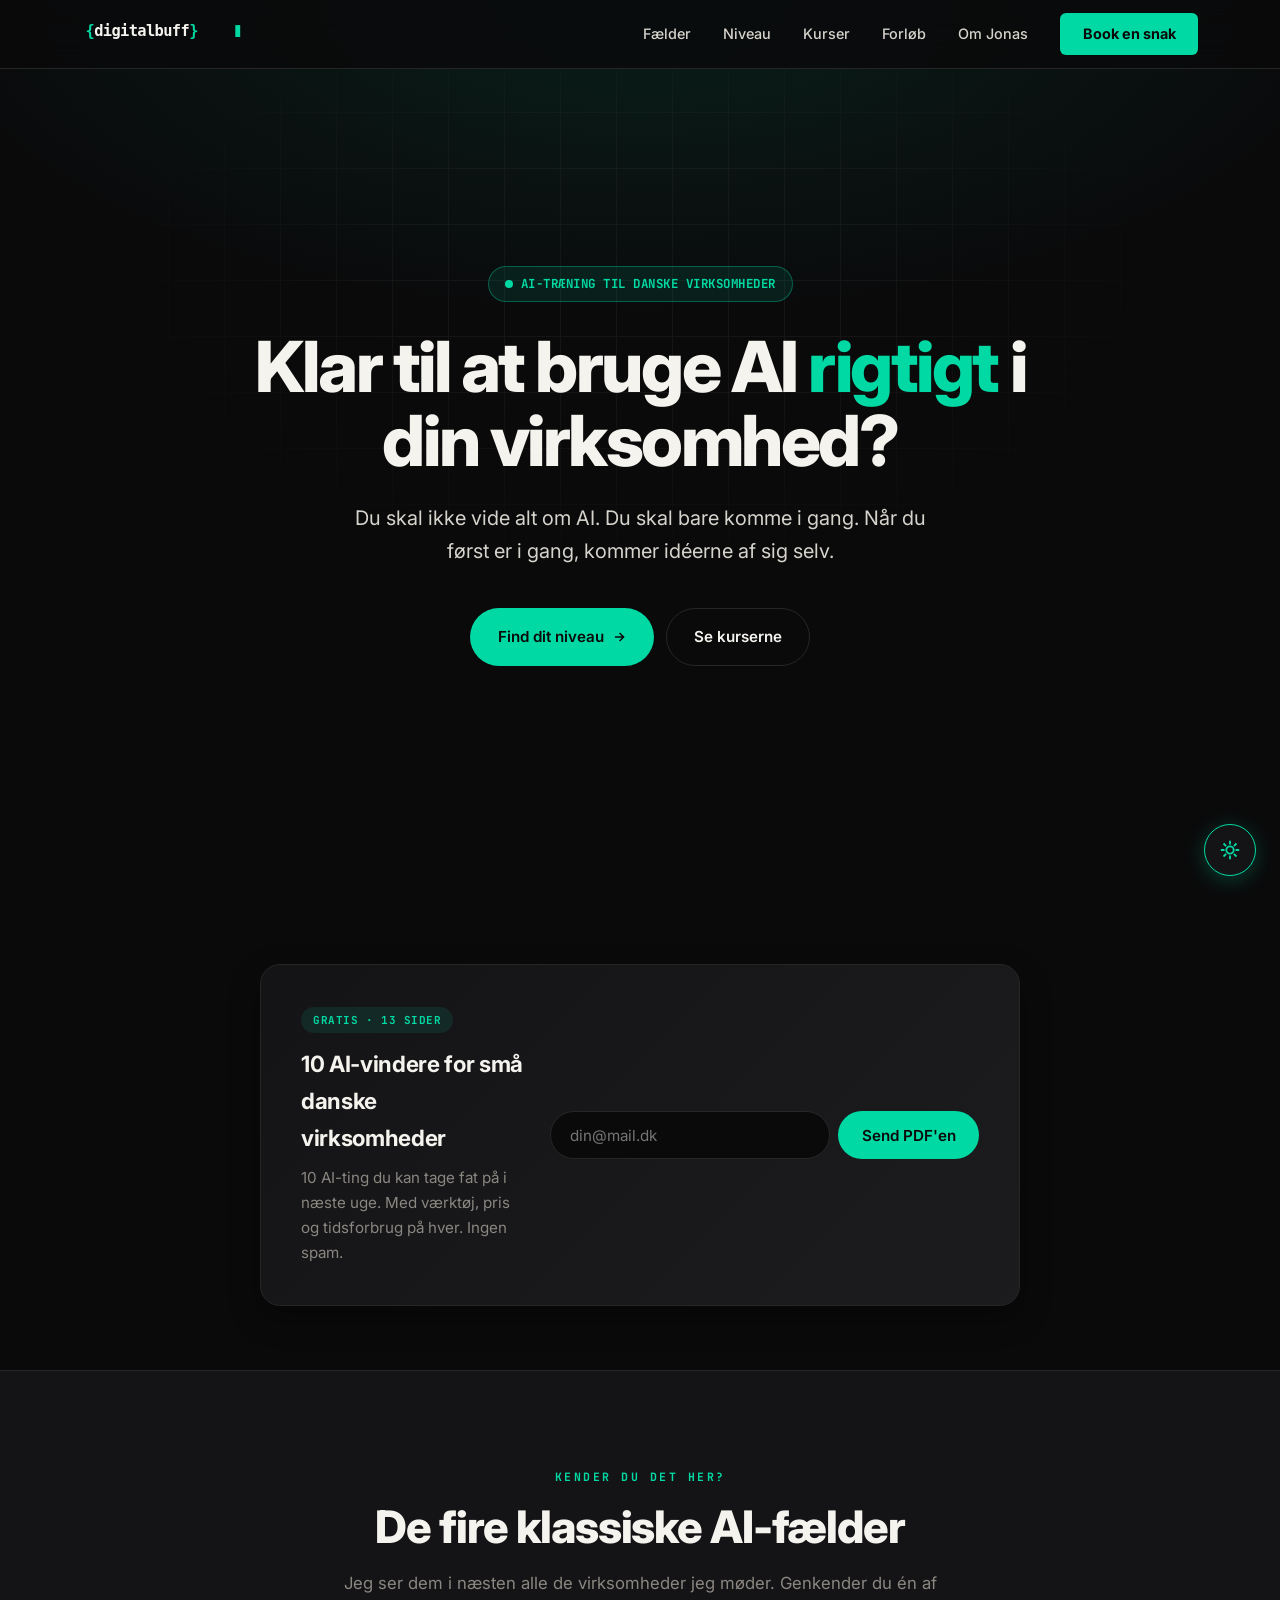
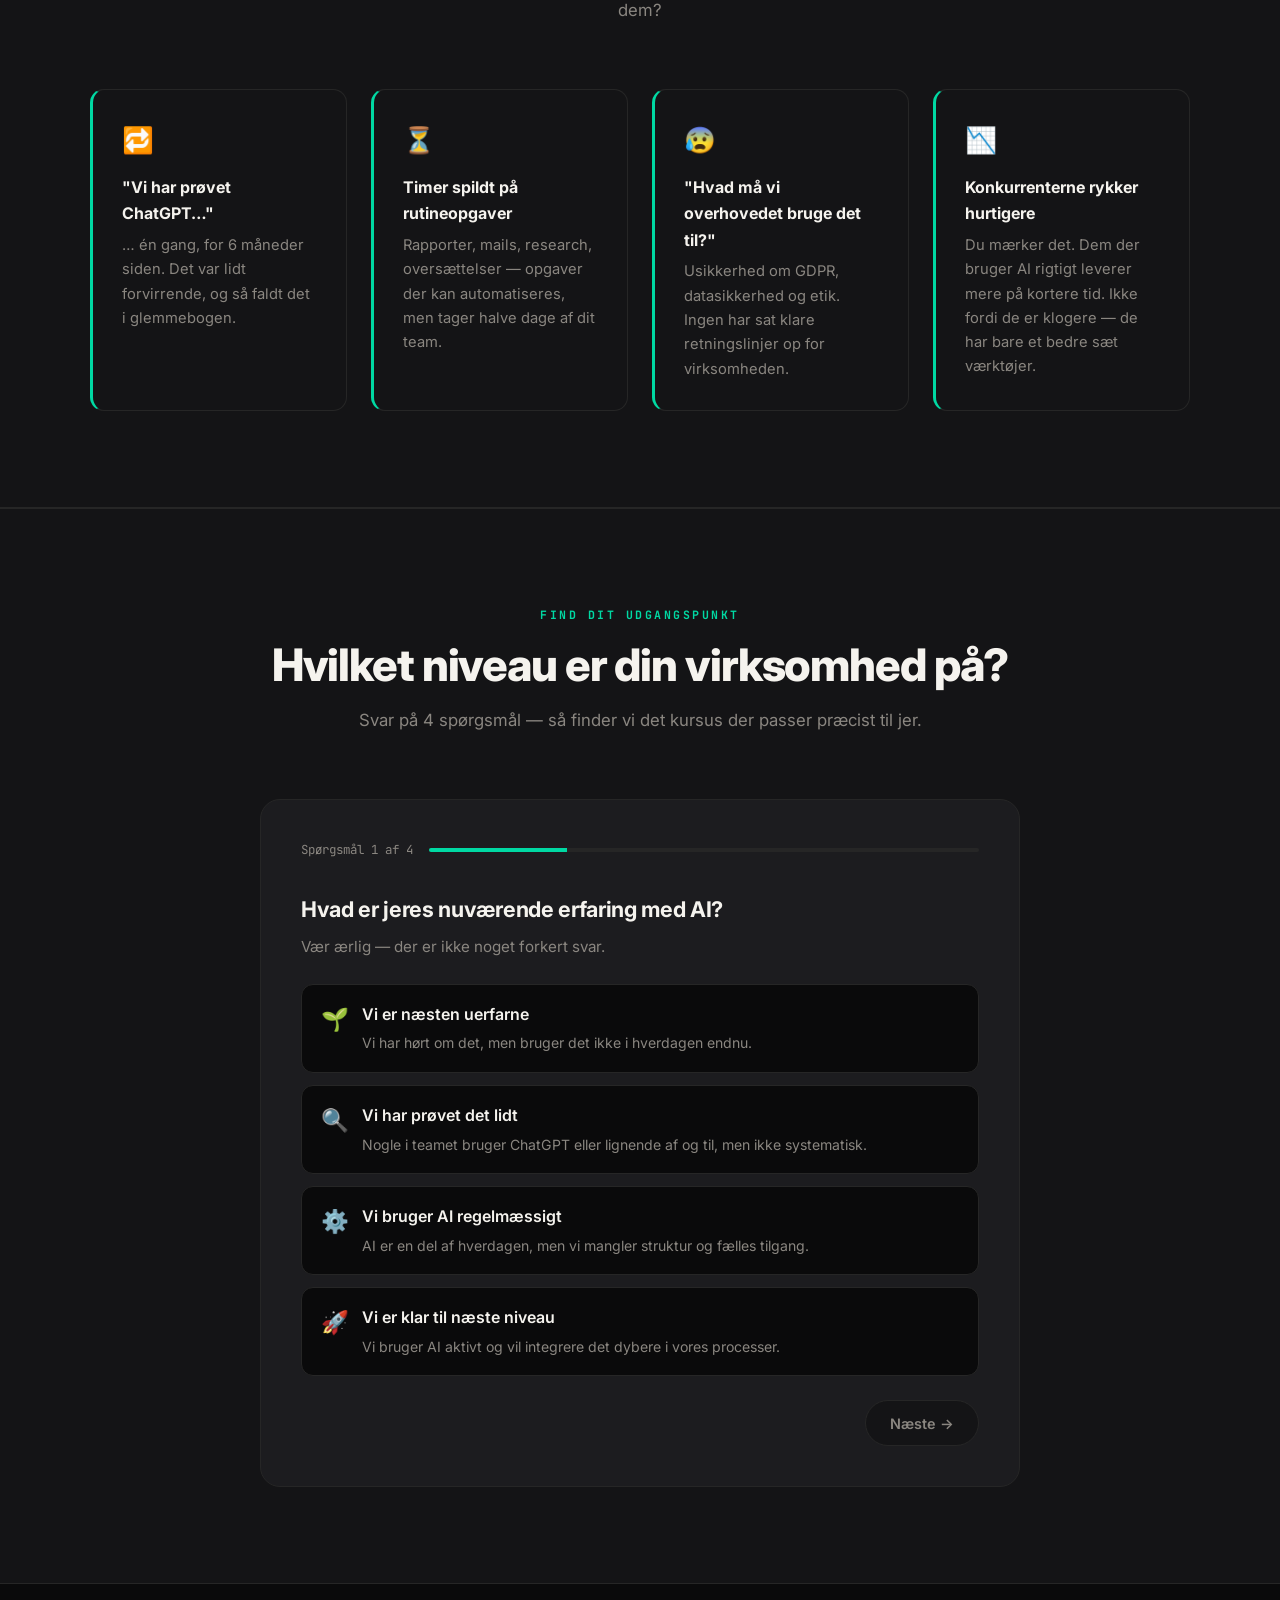
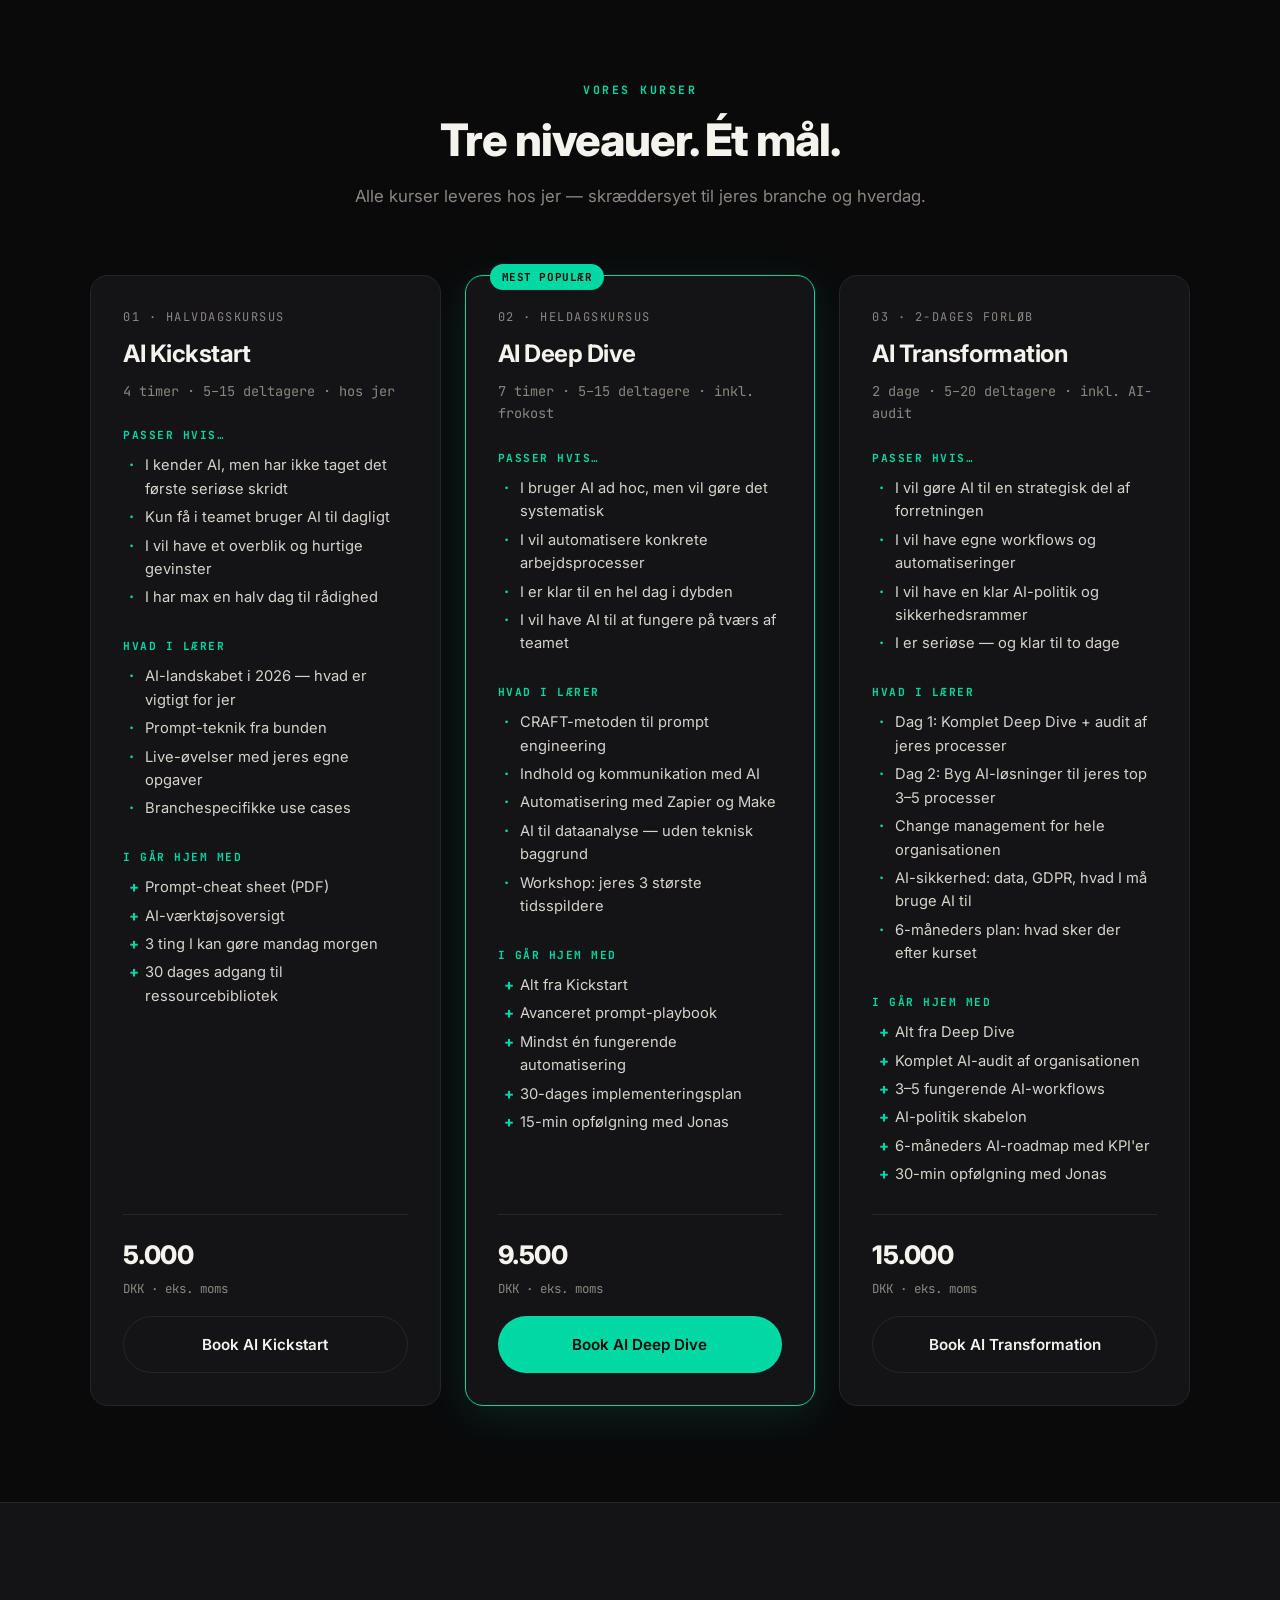
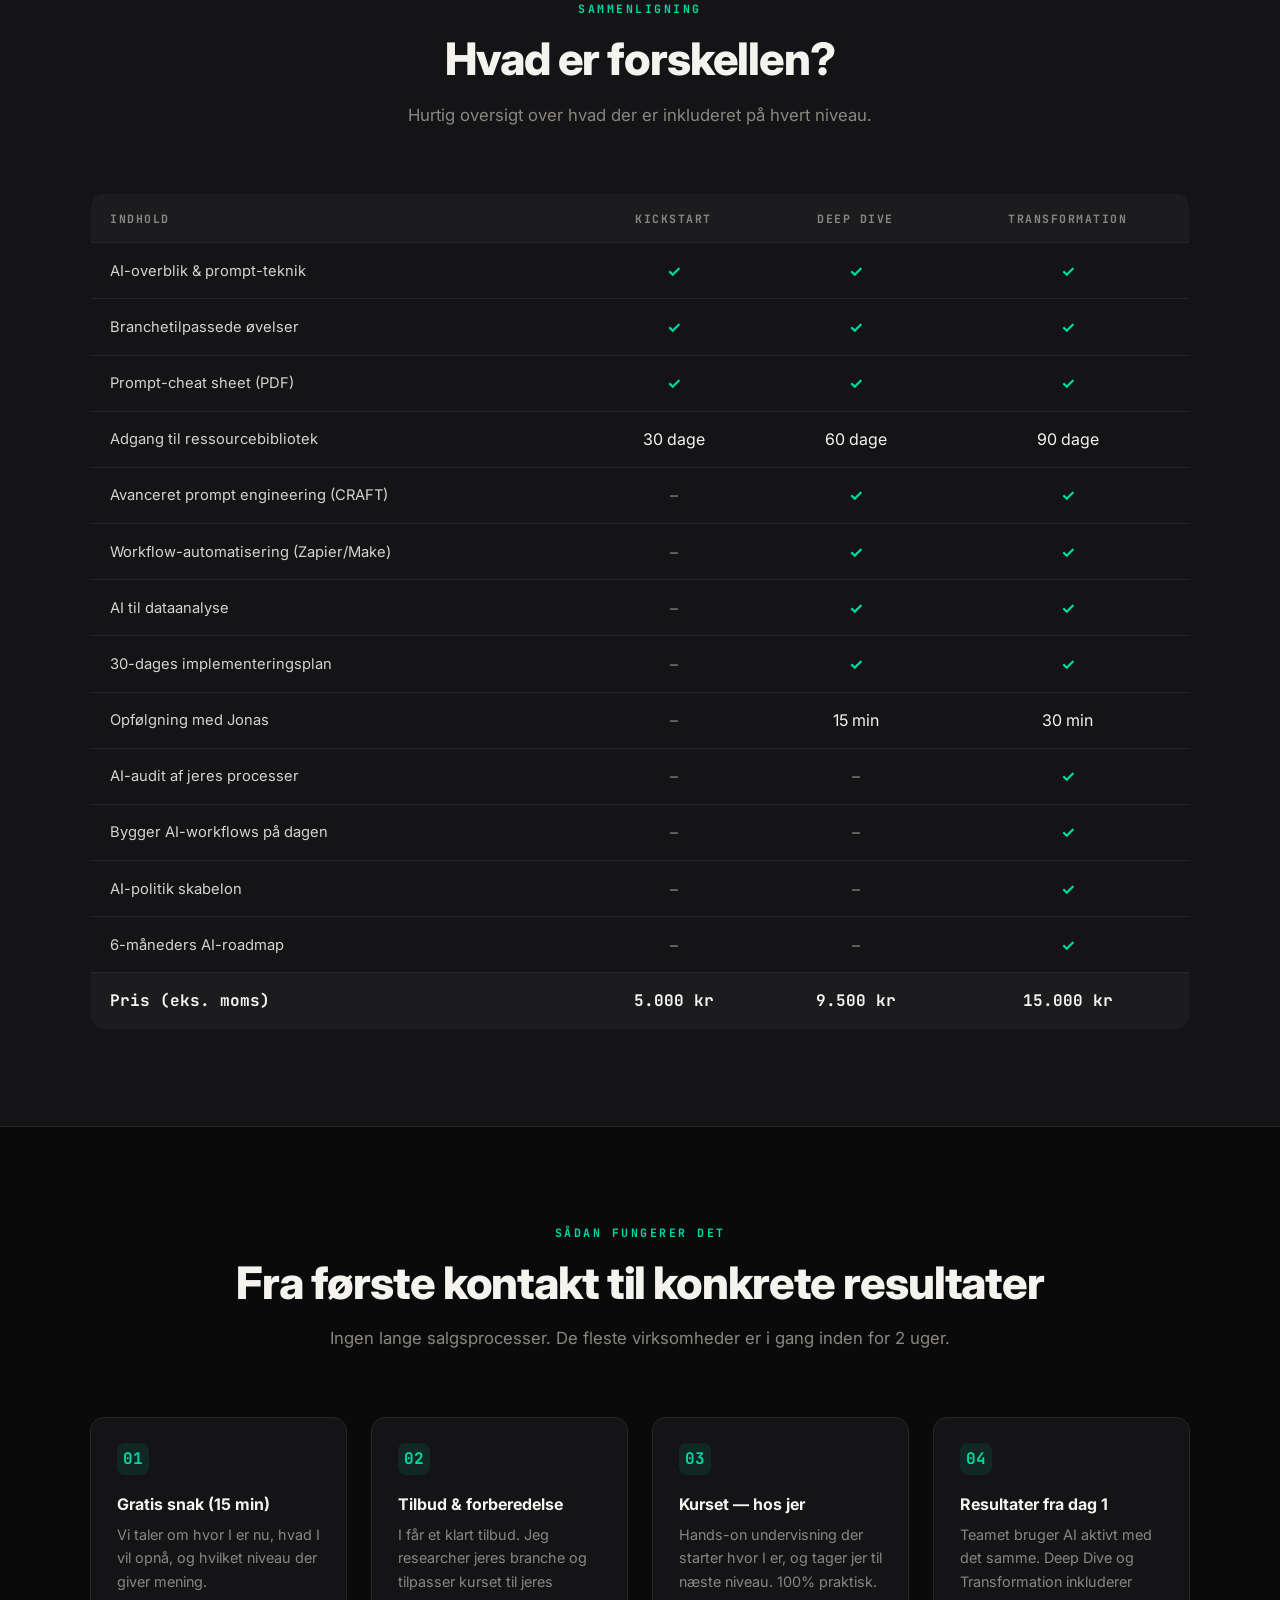
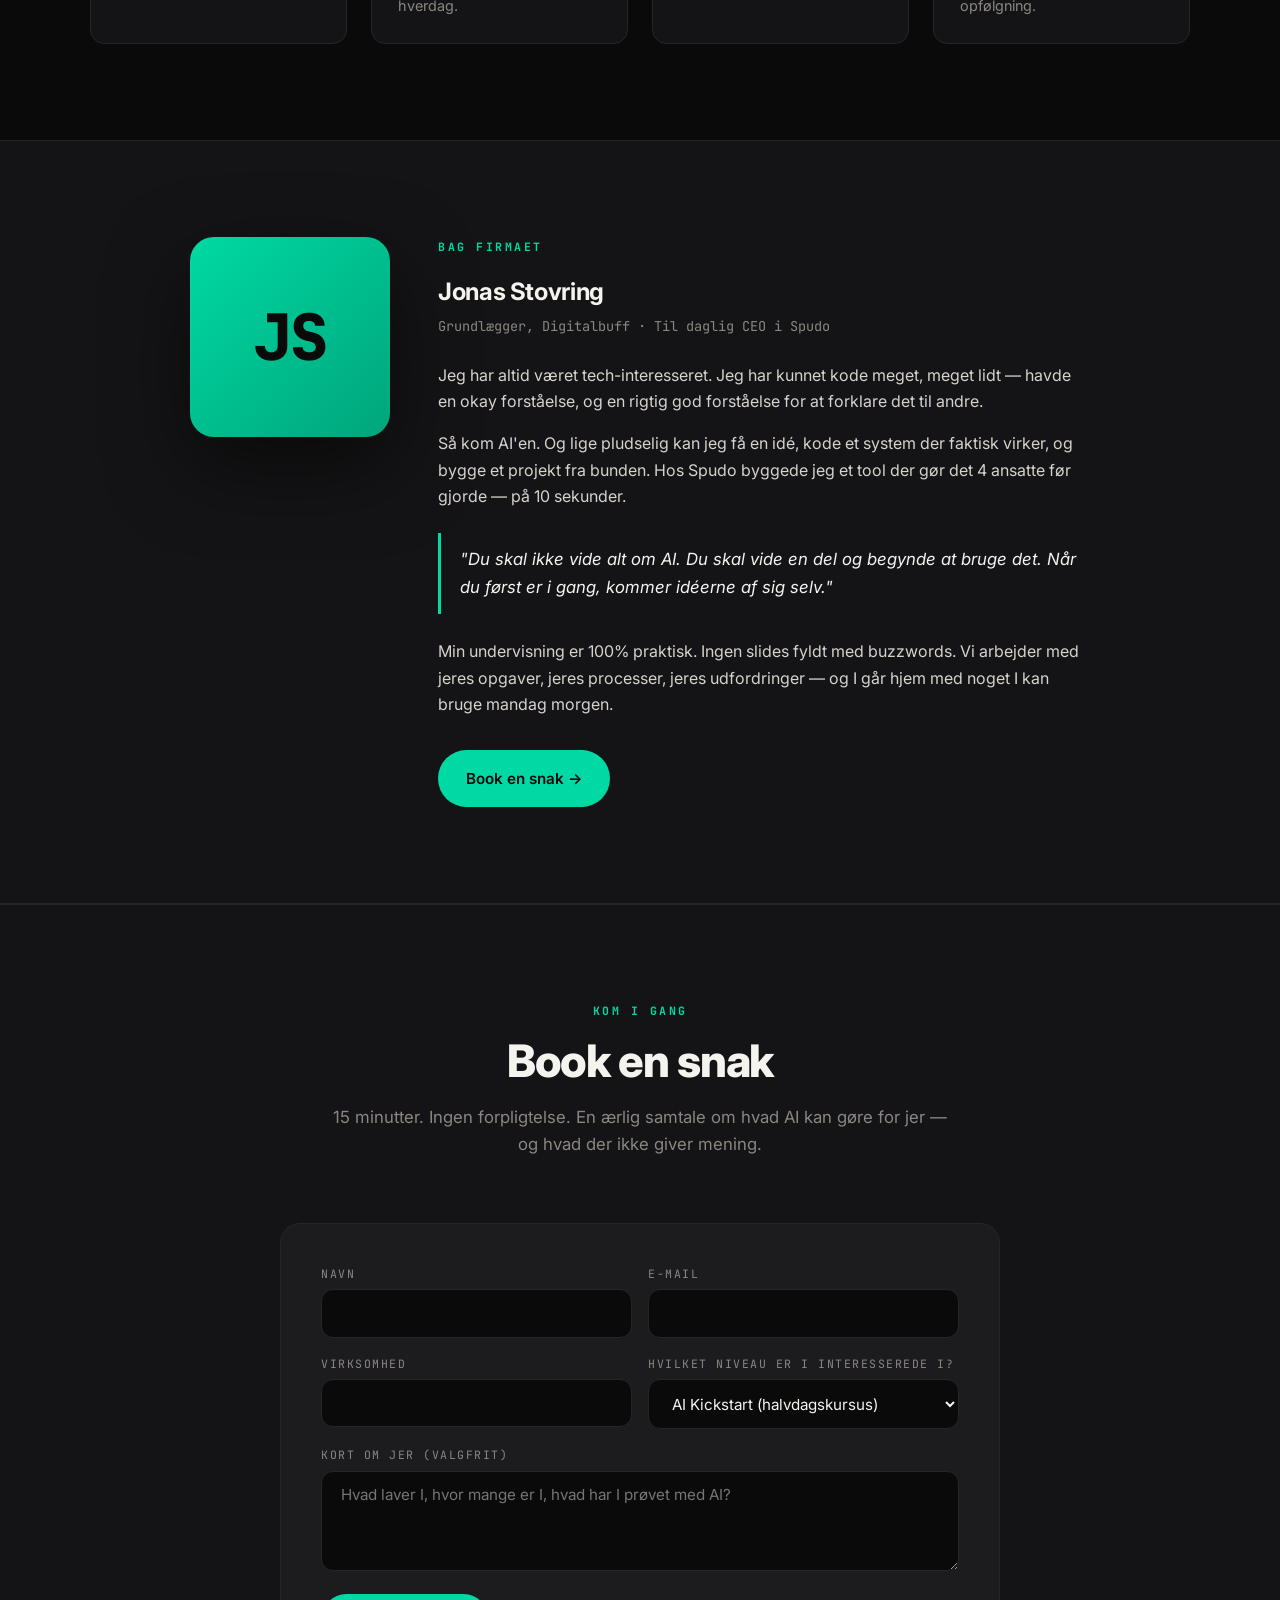
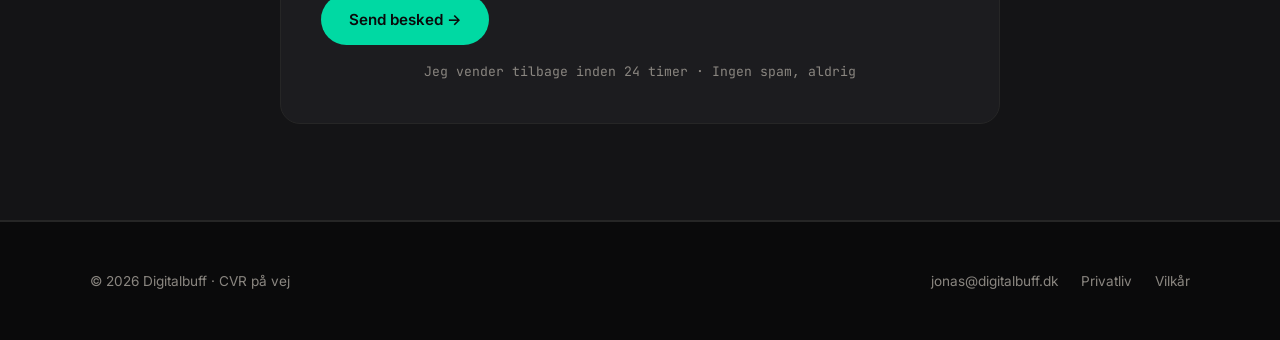
<file: index_full.html>
<!DOCTYPE html>
<html lang="da">
<head>
<meta charset="UTF-8">
<meta name="viewport" content="width=device-width, initial-scale=1.0">
<title>Digitalbuff — AI-træning til danske virksomheder</title>
<meta name="description" content="AI-træning der virker. Du skal ikke vide alt om AI — du skal bare komme i gang. Tre niveauer, hos jer, skræddersyet til jeres branche.">
<link rel="icon" type="image/svg+xml" href="assets/favicon.svg">
<link rel="preconnect" href="https://fonts.googleapis.com">
<link rel="preconnect" href="https://fonts.gstatic.com" crossorigin>
<link href="https://fonts.googleapis.com/css2?family=JetBrains+Mono:wght@400;700;800&family=Inter:wght@400;500;600;700;800&display=swap" rel="stylesheet">
<style>
  *, *::before, *::after { margin: 0; padding: 0; box-sizing: border-box; }

  :root {
    --bg:        #0a0a0b;
    --surface:   #141416;
    --surface-2: #1c1c1f;
    --border:    #262626;
    --ink:       #f5f3ee;
    --ink-soft:  #d6d3cc;
    --muted:     #8a8680;
    --accent:    #00d9a3;
    --accent-dim:#00a57b;
    --accent-ghost: rgba(0,217,163,0.10);
    --warn:      #ffb84d;
    --shadow-md: 0 12px 30px rgba(0,0,0,0.35);
    --shadow-lg: 0 30px 80px rgba(0,0,0,0.5);
  }

  html { scroll-behavior: smooth; }
  body {
    font-family: 'Inter', -apple-system, BlinkMacSystemFont, 'Segoe UI', sans-serif;
    background: var(--bg);
    color: var(--ink);
    line-height: 1.65;
    font-size: 16px;
    -webkit-font-smoothing: antialiased;
    -moz-osx-font-smoothing: grayscale;
    overflow-x: hidden;
  }
  a { text-decoration: none; color: inherit; }
  ::selection { background: var(--accent); color: var(--bg); }

  /* === NAV === */
  nav {
    position: fixed; top: 0; width: 100%; z-index: 999;
    background: rgba(10,10,11,0.85); backdrop-filter: blur(14px);
    border-bottom: 1px solid var(--border);
  }
  .nav-wrap { max-width: 1180px; margin: 0 auto; padding: 0 2rem; height: 68px; display: flex; align-items: center; justify-content: space-between; }
  .logo-svg { height: 28px; width: auto; }
  .nav-links { display: flex; gap: 2rem; align-items: center; }
  .nav-links a { color: var(--ink-soft); font-size: 0.9rem; font-weight: 500; transition: color .15s; }
  .nav-links a:hover { color: var(--accent); }
  .nav-btn { background: var(--accent); color: var(--bg) !important; padding: 0.55rem 1.4rem; border-radius: 6px; font-weight: 700 !important; transition: all .15s; }
  .nav-btn:hover { background: var(--ink) !important; }
  .hamburger { display: none; flex-direction: column; gap: 5px; cursor: pointer; padding: 0.4rem; background: none; border: none; }
  .hamburger span { display: block; width: 24px; height: 2px; background: var(--ink); border-radius: 2px; transition: all .3s; }
  .hamburger.open span:nth-child(1) { transform: translateY(7px) rotate(45deg); }
  .hamburger.open span:nth-child(2) { opacity: 0; }
  .hamburger.open span:nth-child(3) { transform: translateY(-7px) rotate(-45deg); }

  .mobile-menu {
    display: none; position: fixed; top: 68px; left: 0; right: 0; z-index: 998;
    background: rgba(10,10,11,0.98); backdrop-filter: blur(14px);
    border-bottom: 1px solid var(--border);
    padding: 1.2rem 2rem 1.8rem; flex-direction: column; gap: 0.2rem;
    transform: translateY(-8px); opacity: 0; transition: opacity .25s, transform .25s;
  }
  .mobile-menu.open { opacity: 1; transform: translateY(0); }
  .mobile-menu a { color: var(--ink-soft); font-size: 1.05rem; font-weight: 500; padding: 0.8rem 0; border-bottom: 1px solid var(--border); display: block; }
  .mobile-menu a:last-child { border-bottom: none; margin-top: 0.6rem; }
  .mobile-menu .nav-btn { text-align: center; border-radius: 8px; padding: 0.9rem; color: var(--bg) !important; font-size: 1rem; }

  @media (max-width: 768px) {
    .nav-links { display: none; }
    .hamburger { display: flex; }
    .mobile-menu { display: flex; }
  }

  /* === HERO === */
  .hero {
    min-height: 100vh; display: flex; align-items: center; justify-content: center;
    padding: 7rem 2rem 5rem; position: relative; overflow: hidden; text-align: center;
    background: radial-gradient(ellipse 80% 50% at 50% 0%, rgba(0,217,163,0.10), transparent 70%), var(--bg);
  }
  .grid-bg {
    position: absolute; inset: 0;
    background:
      linear-gradient(var(--border) 1px, transparent 1px) 0 0 / 56px 56px,
      linear-gradient(90deg, var(--border) 1px, transparent 1px) 0 0 / 56px 56px;
    mask-image: radial-gradient(ellipse 60% 50% at 50% 30%, black 30%, transparent 70%);
    opacity: 0.4; pointer-events: none;
  }
  .hero-inner { position: relative; z-index: 1; max-width: 820px; }
  .hero-pill { display: inline-flex; align-items: center; gap: 0.5rem; background: var(--accent-ghost); border: 1px solid rgba(0,217,163,0.35); color: var(--accent); padding: 0.4rem 1rem; border-radius: 100px; font-size: 0.78rem; font-weight: 700; letter-spacing: 0.5px; text-transform: uppercase; margin-bottom: 1.8rem; font-family: 'JetBrains Mono', monospace; }
  .hero-pill .pulse { width: 8px; height: 8px; background: var(--accent); border-radius: 50%; animation: pulse 2.4s infinite; }
  @keyframes pulse {
    0%, 100% { opacity: 1; transform: scale(1); }
    50% { opacity: 0.4; transform: scale(0.8); }
  }
  .hero h1 {
    font-size: clamp(2.4rem, 6vw, 4.4rem); font-weight: 800; line-height: 1.05;
    letter-spacing: -0.035em; margin-bottom: 1.5rem; color: var(--ink);
  }
  .hero h1 mark { background: none; color: var(--accent); }
  .hero p {
    font-size: clamp(1.05rem, 1.6vw, 1.25rem); color: var(--ink-soft);
    max-width: 600px; margin: 0 auto 2.5rem;
  }
  .hero-cta { display: flex; gap: 0.75rem; justify-content: center; flex-wrap: wrap; }

  .btn {
    display: inline-flex; align-items: center; gap: 0.5rem;
    padding: 0.95rem 1.7rem; border-radius: 100px;
    font-weight: 600; font-size: 0.95rem; cursor: pointer; transition: all .15s;
    border: 1px solid transparent; font-family: inherit;
  }
  .btn-mint { background: var(--accent); color: var(--bg); }
  .btn-mint:hover { background: var(--ink); transform: translateY(-1px); box-shadow: 0 10px 30px rgba(0,217,163,0.25); }
  .btn-ghost { background: transparent; color: var(--ink); border-color: var(--border); }
  .btn-ghost:hover { background: var(--surface); border-color: var(--ink); }
  .btn svg { width: 14px; height: 14px; }

  /* === SECTION BASE === */
  section.block { padding: 6rem 2rem; position: relative; }
  .wrap { max-width: 1100px; margin: 0 auto; }
  .section-label { font-family: 'JetBrains Mono', monospace; text-transform: uppercase; font-size: 0.72rem; font-weight: 700; letter-spacing: 2.5px; color: var(--accent); margin-bottom: 1rem; }
  .section-title { font-size: clamp(1.8rem, 3.6vw, 2.8rem); font-weight: 800; color: var(--ink); margin-bottom: 1rem; letter-spacing: -0.025em; line-height: 1.15; }
  .section-sub { font-size: 1.05rem; color: var(--muted); max-width: 620px; }
  .section-head { text-align: center; margin-bottom: 4rem; }
  .section-head .section-sub { margin: 0 auto; }

  /* === LEAD MAGNET CARD (PDF) === */
  .lead-magnet { padding: 4rem 2rem; }
  .lead-card {
    max-width: 760px; margin: 0 auto;
    background: linear-gradient(135deg, var(--surface) 0%, var(--surface-2) 100%);
    border: 1px solid var(--border); border-radius: 20px;
    padding: 2.5rem; box-shadow: var(--shadow-md);
    display: grid; grid-template-columns: 1fr; gap: 1.5rem;
  }
  @media (min-width: 720px) {
    .lead-card { grid-template-columns: 1fr auto; align-items: center; }
  }
  .lead-card .lead-badge { display: inline-block; background: var(--accent-ghost); color: var(--accent); padding: 4px 12px; border-radius: 100px; font-size: 11px; font-weight: 700; letter-spacing: 0.05em; text-transform: uppercase; margin-bottom: 0.8rem; font-family: 'JetBrains Mono', monospace; }
  .lead-card h3 { font-size: 1.4rem; font-weight: 700; margin-bottom: 0.5rem; letter-spacing: -0.015em; }
  .lead-card p { color: var(--muted); font-size: 0.95rem; }
  .lead-form { display: flex; gap: 8px; flex-wrap: wrap; min-width: 280px; }
  .lead-form input[type=email] {
    flex: 1; min-width: 200px; background: var(--bg); border: 1px solid var(--border);
    color: var(--ink); padding: 0.85rem 1.2rem; border-radius: 100px; font-size: 0.95rem;
    font-family: inherit; transition: border-color .15s;
  }
  .lead-form input[type=email]:focus { outline: none; border-color: var(--accent); box-shadow: 0 0 0 3px var(--accent-ghost); }
  .lead-form .btn { padding: 0.85rem 1.4rem; }
  .lead-success { color: var(--accent); font-size: 0.9rem; margin-top: 0.6rem; display: none; font-family: 'JetBrains Mono', monospace; }

  /* === PROBLEMS === */
  .problems { display: grid; grid-template-columns: repeat(auto-fit, minmax(240px, 1fr)); gap: 1.5rem; margin-top: 1rem; }
  .problem-item {
    background: var(--surface); border-radius: 14px; padding: 1.8rem;
    border: 1px solid var(--border); border-left: 3px solid var(--accent);
    transition: transform .15s, border-color .15s;
  }
  .problem-item:hover { transform: translateY(-2px); border-color: var(--accent); }
  .problem-item .pi-icon { font-size: 1.6rem; margin-bottom: 0.8rem; }
  .problem-item h4 { font-size: 1rem; font-weight: 700; margin-bottom: 0.4rem; color: var(--ink); }
  .problem-item p { font-size: 0.92rem; color: var(--muted); }

  /* === QUIZ === */
  .quiz-section { background: var(--surface); border-top: 1px solid var(--border); border-bottom: 1px solid var(--border); }
  .quiz-card { max-width: 760px; margin: 0 auto; background: var(--surface-2); border-radius: 20px; padding: 2.5rem; border: 1px solid var(--border); }
  .quiz-progress-row { display: flex; align-items: center; gap: 1rem; margin-bottom: 2rem; font-family: 'JetBrains Mono', monospace; font-size: 0.78rem; color: var(--muted); }
  .quiz-progress { flex: 1; height: 4px; background: var(--border); border-radius: 4px; overflow: hidden; }
  .quiz-progress-fill { height: 100%; background: var(--accent); width: 25%; transition: width .3s; }
  .quiz-step { display: none; }
  .quiz-step.active { display: block; }
  .quiz-question { font-size: 1.35rem; font-weight: 700; margin-bottom: 0.4rem; letter-spacing: -0.015em; }
  .quiz-helper { color: var(--muted); margin-bottom: 1.5rem; font-size: 0.95rem; }
  .quiz-options { display: flex; flex-direction: column; gap: 0.75rem; margin-bottom: 1.5rem; }
  .quiz-option {
    background: var(--bg); border: 1px solid var(--border); border-radius: 12px;
    padding: 1rem 1.2rem; cursor: pointer; transition: all .12s;
    display: flex; align-items: flex-start; gap: 0.8rem;
  }
  .quiz-option:hover { border-color: var(--accent); }
  .quiz-option.selected { border-color: var(--accent); background: var(--accent-ghost); }
  .quiz-option .qo-icon { font-size: 1.4rem; }
  .quiz-option .qo-text strong { display: block; color: var(--ink); margin-bottom: 0.15rem; font-weight: 600; }
  .quiz-option .qo-text span { color: var(--muted); font-size: 0.88rem; line-height: 1.5; }
  .quiz-actions { display: flex; gap: 0.75rem; justify-content: space-between; align-items: center; flex-wrap: wrap; }
  .quiz-back { background: none; border: none; color: var(--muted); cursor: pointer; padding: 0.7rem 1.2rem; font-family: inherit; font-size: 0.9rem; }
  .quiz-back:hover { color: var(--ink); }
  .quiz-next { background: var(--surface); color: var(--muted); border: 1px solid var(--border); padding: 0.85rem 1.5rem; border-radius: 100px; font-weight: 600; cursor: not-allowed; transition: all .15s; font-family: inherit; font-size: 0.9rem; }
  .quiz-next.ready { background: var(--accent); color: var(--bg); border-color: var(--accent); cursor: pointer; }
  .quiz-next.ready:hover { background: var(--ink); border-color: var(--ink); }

  /* Quiz result */
  #quizResult { display: none; }
  #quizResult.active { display: block; }
  .result-badge { display: flex; align-items: center; gap: 1rem; margin-bottom: 1.5rem; }
  .result-badge-icon { width: 56px; height: 56px; border-radius: 14px; display: flex; align-items: center; justify-content: center; font-size: 1.8rem; }
  .result-title { font-family: 'JetBrains Mono', monospace; font-size: 0.78rem; color: var(--accent); text-transform: uppercase; letter-spacing: 1.5px; margin-bottom: 0.2rem; }
  .result-name { font-size: 1.6rem; font-weight: 700; letter-spacing: -0.015em; }
  .result-card-body { background: var(--bg); border: 1px solid var(--border); border-radius: 14px; padding: 1.6rem; margin-bottom: 1.5rem; }
  .result-card-body p { color: var(--ink-soft); margin-bottom: 1rem; }
  .result-includes { list-style: none; }
  .result-includes li { padding-left: 1.6rem; position: relative; color: var(--ink-soft); margin-bottom: 0.4rem; font-size: 0.95rem; }
  .result-includes li::before { content: '✓'; position: absolute; left: 0; color: var(--accent); font-weight: 700; }
  .result-price { display: flex; align-items: baseline; gap: 0.5rem; margin-bottom: 1.5rem; padding: 1rem 0; border-top: 1px solid var(--border); border-bottom: 1px solid var(--border); }
  .price-from { font-family: 'JetBrains Mono', monospace; font-size: 0.7rem; color: var(--muted); text-transform: uppercase; letter-spacing: 1.5px; }
  .price-num { font-size: 2rem; font-weight: 800; color: var(--ink); letter-spacing: -0.02em; }
  .price-num::after { content: ' kr'; font-size: 1rem; color: var(--muted); font-weight: 500; margin-left: 0.2rem; }
  .price-suffix { color: var(--muted); font-size: 0.85rem; }
  .result-actions { display: flex; gap: 0.75rem; flex-wrap: wrap; }

  /* === COURSES === */
  .courses { display: grid; grid-template-columns: 1fr; gap: 1.5rem; margin-top: 1rem; }
  @media (min-width: 900px) { .courses { grid-template-columns: repeat(3, 1fr); } }
  .course {
    background: var(--surface); border: 1px solid var(--border); border-radius: 18px;
    padding: 2rem; position: relative; display: flex; flex-direction: column;
  }
  .course.popular { border-color: var(--accent); box-shadow: 0 10px 40px rgba(0,217,163,0.12); }
  .course .badge {
    position: absolute; top: -12px; left: 1.5rem;
    background: var(--accent); color: var(--bg); padding: 4px 12px;
    border-radius: 100px; font-size: 11px; font-weight: 700;
    letter-spacing: 0.05em; text-transform: uppercase; font-family: 'JetBrains Mono', monospace;
  }
  .course-num { font-family: 'JetBrains Mono', monospace; color: var(--muted); font-size: 0.75rem; letter-spacing: 1.5px; text-transform: uppercase; margin-bottom: 0.4rem; }
  .course-name { font-size: 1.5rem; font-weight: 700; letter-spacing: -0.02em; margin-bottom: 0.4rem; }
  .course-meta { color: var(--muted); font-size: 0.85rem; font-family: 'JetBrains Mono', monospace; margin-bottom: 1.5rem; }
  .course-section { margin-bottom: 1.4rem; }
  .course-section h5 { font-family: 'JetBrains Mono', monospace; font-size: 0.7rem; color: var(--accent); text-transform: uppercase; letter-spacing: 1.5px; margin-bottom: 0.6rem; }
  .course-list { list-style: none; }
  .course-list li { color: var(--ink-soft); font-size: 0.92rem; line-height: 1.6; padding-left: 1.4rem; position: relative; margin-bottom: 0.3rem; }
  .course-list li::before { content: '·'; position: absolute; left: 0.4rem; color: var(--accent); font-weight: 800; }
  .course-includes li::before { content: '+'; }
  .course-price { font-size: 1.6rem; font-weight: 800; letter-spacing: -0.02em; margin-bottom: 0.2rem; margin-top: auto; padding-top: 1.2rem; border-top: 1px solid var(--border); }
  .course-price-suffix { color: var(--muted); font-size: 0.78rem; font-family: 'JetBrains Mono', monospace; margin-bottom: 1rem; }
  .course .btn { width: 100%; justify-content: center; }

  /* === COMPARISON TABLE === */
  .compare-wrap { overflow-x: auto; margin-top: 1rem; }
  .compare {
    width: 100%; border-collapse: collapse; min-width: 700px;
    background: var(--surface); border: 1px solid var(--border); border-radius: 14px; overflow: hidden;
  }
  .compare th, .compare td { padding: 0.9rem 1.2rem; text-align: left; border-bottom: 1px solid var(--border); }
  .compare th { font-family: 'JetBrains Mono', monospace; font-size: 0.72rem; text-transform: uppercase; letter-spacing: 1.5px; color: var(--muted); background: var(--surface-2); }
  .compare td:not(:first-child), .compare th:not(:first-child) { text-align: center; }
  .compare td.col-name { font-size: 0.92rem; color: var(--ink-soft); }
  .compare td.cell-y { color: var(--accent); font-weight: 700; }
  .compare td.cell-n { color: var(--muted); }
  .compare tr.price-row td { font-family: 'JetBrains Mono', monospace; font-weight: 700; color: var(--ink); background: var(--surface-2); border-bottom: none; }

  /* === PROCESS === */
  .process { display: grid; grid-template-columns: 1fr; gap: 1.5rem; margin-top: 1rem; }
  @media (min-width: 700px) { .process { grid-template-columns: repeat(2, 1fr); } }
  @media (min-width: 1000px) { .process { grid-template-columns: repeat(4, 1fr); } }
  .process-step { background: var(--surface); border: 1px solid var(--border); border-radius: 14px; padding: 1.6rem; }
  .process-num { width: 32px; height: 32px; border-radius: 8px; background: var(--accent-ghost); color: var(--accent); display: flex; align-items: center; justify-content: center; font-family: 'JetBrains Mono', monospace; font-weight: 700; margin-bottom: 1rem; }
  .process-step h4 { font-size: 1rem; font-weight: 700; margin-bottom: 0.3rem; }
  .process-step p { color: var(--muted); font-size: 0.9rem; }

  /* === JONAS === */
  .jonas-section { background: var(--surface); border-top: 1px solid var(--border); border-bottom: 1px solid var(--border); }
  .jonas-grid { display: grid; grid-template-columns: 1fr; gap: 2.5rem; align-items: start; max-width: 900px; margin: 0 auto; }
  @media (min-width: 800px) { .jonas-grid { grid-template-columns: 200px 1fr; gap: 3rem; } }
  .jonas-avatar {
    width: 200px; height: 200px; border-radius: 24px;
    background: linear-gradient(135deg, var(--accent), var(--accent-dim));
    display: flex; align-items: center; justify-content: center;
    font-family: 'JetBrains Mono', monospace; font-size: 4rem; font-weight: 800; color: var(--bg);
    letter-spacing: -2px; box-shadow: var(--shadow-lg);
  }
  .jonas-text h3 { font-size: 1.5rem; font-weight: 700; letter-spacing: -0.015em; margin-bottom: 0.2rem; }
  .jonas-text .role { font-family: 'JetBrains Mono', monospace; color: var(--muted); font-size: 0.85rem; margin-bottom: 1.5rem; }
  .jonas-text p { color: var(--ink-soft); margin-bottom: 1rem; }
  .jonas-quote {
    border-left: 3px solid var(--accent); padding: 0.8rem 0 0.8rem 1.2rem;
    margin: 1.5rem 0; color: var(--ink); font-style: italic; font-size: 1.05rem;
  }

  /* === BOOKING / CONTACT === */
  .contact-card {
    max-width: 720px; margin: 0 auto; background: var(--surface-2);
    border: 1px solid var(--border); border-radius: 20px; padding: 2.5rem;
  }
  .contact-form { display: grid; gap: 1rem; }
  .contact-form label { display: block; font-family: 'JetBrains Mono', monospace; font-size: 0.72rem; color: var(--muted); text-transform: uppercase; letter-spacing: 1.5px; margin-bottom: 0.4rem; }
  .contact-form input, .contact-form select, .contact-form textarea {
    width: 100%; background: var(--bg); border: 1px solid var(--border);
    color: var(--ink); padding: 0.85rem 1.2rem; border-radius: 12px;
    font-family: inherit; font-size: 0.95rem; transition: border-color .15s;
  }
  .contact-form textarea { min-height: 100px; resize: vertical; }
  .contact-form input:focus, .contact-form select:focus, .contact-form textarea:focus {
    outline: none; border-color: var(--accent); box-shadow: 0 0 0 3px var(--accent-ghost);
  }
  .contact-row { display: grid; grid-template-columns: 1fr; gap: 1rem; }
  @media (min-width: 600px) { .contact-row { grid-template-columns: 1fr 1fr; } }
  .form-success {
    display: none; text-align: center; padding: 3rem 1rem;
  }
  .form-success.active { display: block; }
  .form-success-icon { width: 60px; height: 60px; border-radius: 50%; background: var(--accent-ghost); color: var(--accent); display: flex; align-items: center; justify-content: center; font-size: 2rem; margin: 0 auto 1rem; }
  .form-note { text-align: center; color: var(--muted); font-size: 0.82rem; margin-top: 1rem; font-family: 'JetBrains Mono', monospace; }

  /* === FOOTER === */
  footer { padding: 3rem 2rem; border-top: 1px solid var(--border); }
  .footer-wrap { max-width: 1100px; margin: 0 auto; display: flex; justify-content: space-between; align-items: center; flex-wrap: wrap; gap: 1rem; font-size: 0.85rem; color: var(--muted); }
  .footer-wrap a { color: var(--muted); margin-left: 1.2rem; transition: color .15s; }
  .footer-wrap a:hover { color: var(--ink); }

  /* === AI BADGE === */
  #aiBadge {
    position: fixed; bottom: 1.5rem; right: 1.5rem; z-index: 9999;
    width: 52px; height: 52px; border-radius: 50%;
    background: var(--surface);
    border: 1px solid var(--accent);
    box-shadow: 0 4px 20px rgba(0,217,163,0.25), 0 0 0 0 rgba(0,217,163,0.4);
    display: flex; align-items: center; justify-content: center;
    cursor: pointer; transition: transform .2s;
    animation: badgePulse 2.5s infinite;
    color: var(--accent);
  }
  @keyframes badgePulse {
    0%, 100% { box-shadow: 0 4px 20px rgba(0,217,163,0.25), 0 0 0 0 rgba(0,217,163,0.4); }
    50% { box-shadow: 0 4px 20px rgba(0,217,163,0.35), 0 0 0 8px rgba(0,217,163,0); }
  }
  #aiBadge:hover { transform: scale(1.08); }
  #aiBadge svg { width: 22px; height: 22px; }
  #aiPanel {
    position: fixed; bottom: 5.2rem; right: 1.5rem; z-index: 9998;
    width: 340px; max-width: calc(100vw - 3rem); background: var(--bg);
    border: 1px solid var(--accent); border-radius: 14px; overflow: hidden;
    box-shadow: var(--shadow-lg);
    opacity: 0; transform: translateY(12px) scale(0.97);
    pointer-events: none; transition: opacity .25s, transform .25s;
  }
  #aiPanel.open { opacity: 1; transform: translateY(0) scale(1); pointer-events: all; }
  .panel-header { background: var(--surface); padding: 0.7rem 1rem; display: flex; align-items: center; gap: 0.6rem; border-bottom: 1px solid var(--border); }
  .panel-dots { display: flex; gap: 0.35rem; }
  .panel-dots span { width: 10px; height: 10px; border-radius: 50%; }
  .panel-dots .d1 { background: #ff5f56; }
  .panel-dots .d2 { background: #ffbd2e; }
  .panel-dots .d3 { background: #27c93f; }
  .panel-title { font-family: 'JetBrains Mono', monospace; font-size: 0.72rem; color: var(--muted); }
  .panel-body { padding: 1rem 1.1rem; font-family: 'JetBrains Mono', monospace; font-size: 0.78rem; line-height: 1.7; min-height: 80px; max-height: 280px; overflow-y: auto; }
  .tline-cmd { color: var(--accent); }
  .tline-out { color: var(--muted); }
  .tline-ok { color: #56d364; }
  .tline-done { color: var(--accent); font-weight: 700; }

  /* utilities */
  .alt-bg { background: var(--surface); border-top: 1px solid var(--border); border-bottom: 1px solid var(--border); }
</style>
</head>
<body>

<!-- ======= NAV ======= -->
<nav>
  <div class="nav-wrap">
    <a href="#top" aria-label="Digitalbuff forside">
      <img src="assets/logo.svg" alt="Digitalbuff" class="logo-svg">
    </a>
    <div class="nav-links">
      <a href="#problems">Fælder</a>
      <a href="#quiz">Niveau</a>
      <a href="#courses">Kurser</a>
      <a href="#process">Forløb</a>
      <a href="#jonas">Om Jonas</a>
      <a href="#contact" class="nav-btn">Book en snak</a>
    </div>
    <button class="hamburger" id="hamburger" aria-label="Menu">
      <span></span><span></span><span></span>
    </button>
  </div>
</nav>
<div class="mobile-menu" id="mobileMenu">
  <a href="#problems">Fælder</a>
  <a href="#quiz">Niveau</a>
  <a href="#courses">Kurser</a>
  <a href="#process">Forløb</a>
  <a href="#jonas">Om Jonas</a>
  <a href="#contact" class="nav-btn">Book en snak</a>
</div>

<!-- ======= HERO ======= -->
<section class="hero" id="top">
  <div class="grid-bg"></div>
  <div class="hero-inner">
    <div class="hero-pill"><span class="pulse"></span> AI-træning til danske virksomheder</div>
    <h1>Klar til at bruge AI <mark>rigtigt</mark> i din virksomhed?</h1>
    <p>Du skal ikke vide alt om AI. Du skal bare komme i gang. Når du først er i gang, kommer idéerne af sig selv.</p>
    <div class="hero-cta">
      <a href="#quiz" class="btn btn-mint">
        Find dit niveau
        <svg viewBox="0 0 24 24" fill="none" stroke="currentColor" stroke-width="2.5"><path d="M5 12h14M13 5l7 7-7 7"/></svg>
      </a>
      <a href="#courses" class="btn btn-ghost">Se kurserne</a>
    </div>
  </div>
</section>

<!-- ======= LEAD MAGNET ======= -->
<section class="lead-magnet" id="pdf">
  <div class="lead-card">
    <div>
      <span class="lead-badge">Gratis · 13 sider</span>
      <h3>10 AI-vindere for små danske virksomheder</h3>
      <p>10 AI-ting du kan tage fat på i næste uge. Med værktøj, pris og tidsforbrug på hver. Ingen spam.</p>
    </div>
    <form id="emailForm" class="lead-form">
      <input type="email" name="email" placeholder="din@mail.dk" required aria-label="Din email">
      <button type="submit" class="btn btn-mint">Send PDF'en</button>
    </form>
    <div class="lead-success" id="leadSuccess" style="grid-column: 1 / -1;">✓ Tak — vi sender PDF'en til din mail.</div>
  </div>
</section>

<!-- ======= PROBLEMS ======= -->
<section class="block alt-bg" id="problems">
  <div class="wrap">
    <div class="section-head">
      <div class="section-label">Kender du det her?</div>
      <h2 class="section-title">De fire klassiske AI-fælder</h2>
      <p class="section-sub">Jeg ser dem i næsten alle de virksomheder jeg møder. Genkender du én af dem?</p>
    </div>
    <div class="problems">
      <div class="problem-item">
        <div class="pi-icon">🔁</div>
        <h4>"Vi har prøvet ChatGPT…"</h4>
        <p>… én gang, for 6 måneder siden. Det var lidt forvirrende, og så faldt det i glemmebogen.</p>
      </div>
      <div class="problem-item">
        <div class="pi-icon">⏳</div>
        <h4>Timer spildt på rutineopgaver</h4>
        <p>Rapporter, mails, research, oversættelser — opgaver der kan automatiseres, men tager halve dage af dit team.</p>
      </div>
      <div class="problem-item">
        <div class="pi-icon">😰</div>
        <h4>"Hvad må vi overhovedet bruge det til?"</h4>
        <p>Usikkerhed om GDPR, datasikkerhed og etik. Ingen har sat klare retningslinjer op for virksomheden.</p>
      </div>
      <div class="problem-item">
        <div class="pi-icon">📉</div>
        <h4>Konkurrenterne rykker hurtigere</h4>
        <p>Du mærker det. Dem der bruger AI rigtigt leverer mere på kortere tid. Ikke fordi de er klogere — de har bare et bedre sæt værktøjer.</p>
      </div>
    </div>
  </div>
</section>

<!-- ======= QUIZ ======= -->
<section class="block quiz-section" id="quiz">
  <div class="wrap">
    <div class="section-head">
      <div class="section-label">Find dit udgangspunkt</div>
      <h2 class="section-title">Hvilket niveau er din virksomhed på?</h2>
      <p class="section-sub">Svar på 4 spørgsmål — så finder vi det kursus der passer præcist til jer.</p>
    </div>

    <div class="quiz-card">
      <div class="quiz-progress-row">
        <span id="progressText">Spørgsmål 1 af 4</span>
        <div class="quiz-progress"><div class="quiz-progress-fill" id="progressFill"></div></div>
      </div>

      <!-- Step 0 -->
      <div class="quiz-step active" data-step="0">
        <div class="quiz-question">Hvad er jeres nuværende erfaring med AI?</div>
        <div class="quiz-helper">Vær ærlig — der er ikke noget forkert svar.</div>
        <div class="quiz-options">
          <div class="quiz-option" data-value="0"><span class="qo-icon">🌱</span><div class="qo-text"><strong>Vi er næsten uerfarne</strong><span>Vi har hørt om det, men bruger det ikke i hverdagen endnu.</span></div></div>
          <div class="quiz-option" data-value="1"><span class="qo-icon">🔍</span><div class="qo-text"><strong>Vi har prøvet det lidt</strong><span>Nogle i teamet bruger ChatGPT eller lignende af og til, men ikke systematisk.</span></div></div>
          <div class="quiz-option" data-value="2"><span class="qo-icon">⚙️</span><div class="qo-text"><strong>Vi bruger AI regelmæssigt</strong><span>AI er en del af hverdagen, men vi mangler struktur og fælles tilgang.</span></div></div>
          <div class="quiz-option" data-value="3"><span class="qo-icon">🚀</span><div class="qo-text"><strong>Vi er klar til næste niveau</strong><span>Vi bruger AI aktivt og vil integrere det dybere i vores processer.</span></div></div>
        </div>
        <div class="quiz-actions"><span></span><button class="quiz-next" id="next-0" onclick="goNext(0)">Næste →</button></div>
      </div>

      <!-- Step 1 -->
      <div class="quiz-step" data-step="1">
        <div class="quiz-question">Hvad er jeres vigtigste mål med AI-træning?</div>
        <div class="quiz-helper">Vælg det der passer bedst til hvor I er nu.</div>
        <div class="quiz-options">
          <div class="quiz-option" data-value="0"><span class="qo-icon">💡</span><div class="qo-text"><strong>Forstå mulighederne</strong><span>Vi vil vide hvad AI overhovedet kan gøre for vores branche.</span></div></div>
          <div class="quiz-option" data-value="1"><span class="qo-icon">⏱️</span><div class="qo-text"><strong>Spare tid på daglige opgaver</strong><span>Vi vil sætte strøm til tilbagevendende opgaver og frigøre timer i ugen.</span></div></div>
          <div class="quiz-option" data-value="2"><span class="qo-icon">🔗</span><div class="qo-text"><strong>Bygge systematiske AI-workflows</strong><span>Vi vil have AI integreret i vores processer, ikke bare som tilfældigt redskab.</span></div></div>
          <div class="quiz-option" data-value="3"><span class="qo-icon">🏆</span><div class="qo-text"><strong>En fuld AI-transformation</strong><span>Vi vil have en strategi, egne workflows og en AI-roadmap for hele virksomheden.</span></div></div>
        </div>
        <div class="quiz-actions"><button class="quiz-back" onclick="goBack(1)">← Tilbage</button><button class="quiz-next" id="next-1" onclick="goNext(1)">Næste →</button></div>
      </div>

      <!-- Step 2 -->
      <div class="quiz-step" data-step="2">
        <div class="quiz-question">Hvor mange fra teamet skal undervises?</div>
        <div class="quiz-helper">Det påvirker hvilket format der giver mest mening.</div>
        <div class="quiz-options">
          <div class="quiz-option" data-value="0"><span class="qo-icon">👤</span><div class="qo-text"><strong>1–5 personer</strong><span>En lille gruppe eller enkeltpersoner der vil kickstarte.</span></div></div>
          <div class="quiz-option" data-value="1"><span class="qo-icon">👥</span><div class="qo-text"><strong>5–15 personer</strong><span>Et team eller en afdeling der vil lære AI sammen.</span></div></div>
          <div class="quiz-option" data-value="2"><span class="qo-icon">🏢</span><div class="qo-text"><strong>15–30 personer</strong><span>En større afdeling eller tværgående team.</span></div></div>
          <div class="quiz-option" data-value="3"><span class="qo-icon">🌐</span><div class="qo-text"><strong>30+ personer</strong><span>Hele virksomheden — vi vil have alle med ombord.</span></div></div>
        </div>
        <div class="quiz-actions"><button class="quiz-back" onclick="goBack(2)">← Tilbage</button><button class="quiz-next" id="next-2" onclick="goNext(2)">Næste →</button></div>
      </div>

      <!-- Step 3 -->
      <div class="quiz-step" data-step="3">
        <div class="quiz-question">Hvad beskriver bedst jeres situation?</div>
        <div class="quiz-helper">Vælg det der minder mest om virkeligheden hos jer.</div>
        <div class="quiz-options">
          <div class="quiz-option" data-value="0"><span class="qo-icon">🤔</span><div class="qo-text"><strong>Vi er nysgerrige men usikre</strong><span>Vi vil gerne, men ved ikke hvor vi skal starte.</span></div></div>
          <div class="quiz-option" data-value="1"><span class="qo-icon">📋</span><div class="qo-text"><strong>Vi bruger AI sporadisk</strong><span>Vi har ingen fælles tilgang. Resultater er uforudsigelige.</span></div></div>
          <div class="quiz-option" data-value="2"><span class="qo-icon">🎯</span><div class="qo-text"><strong>Vi vil gøre AI til en fast del</strong><span>Vi mangler struktur, kompetencer og en klar politik.</span></div></div>
          <div class="quiz-option" data-value="3"><span class="qo-icon">⚡</span><div class="qo-text"><strong>Vi er klar til at gå all-in</strong><span>Vi er parate til en grundig transformation med egne workflows.</span></div></div>
        </div>
        <div class="quiz-actions"><button class="quiz-back" onclick="goBack(3)">← Tilbage</button><button class="quiz-next" id="next-3" onclick="showResult()">Se mit resultat →</button></div>
      </div>

      <!-- Result -->
      <div class="quiz-step" id="quizResult">
        <div class="result-badge" id="resultBadge"></div>
        <div class="result-card-body" id="resultCard"></div>
        <div class="result-price" id="resultPrice"></div>
        <div class="result-actions">
          <a href="#contact" class="btn btn-mint" id="resultCTA">Book en snak →</a>
          <button class="quiz-back" onclick="retakeQuiz()">Tag testen igen</button>
        </div>
      </div>
    </div>
  </div>
</section>

<!-- ======= COURSES ======= -->
<section class="block" id="courses">
  <div class="wrap">
    <div class="section-head">
      <div class="section-label">Vores kurser</div>
      <h2 class="section-title">Tre niveauer. Ét mål.</h2>
      <p class="section-sub">Alle kurser leveres hos jer — skræddersyet til jeres branche og hverdag.</p>
    </div>
    <div class="courses">

      <div class="course">
        <div class="course-num">01 · Halvdagskursus</div>
        <h3 class="course-name">AI Kickstart</h3>
        <div class="course-meta">4 timer · 5–15 deltagere · hos jer</div>

        <div class="course-section">
          <h5>Passer hvis…</h5>
          <ul class="course-list">
            <li>I kender AI, men har ikke taget det første seriøse skridt</li>
            <li>Kun få i teamet bruger AI til dagligt</li>
            <li>I vil have et overblik og hurtige gevinster</li>
            <li>I har max en halv dag til rådighed</li>
          </ul>
        </div>

        <div class="course-section">
          <h5>Hvad I lærer</h5>
          <ul class="course-list">
            <li>AI-landskabet i 2026 — hvad er vigtigt for jer</li>
            <li>Prompt-teknik fra bunden</li>
            <li>Live-øvelser med jeres egne opgaver</li>
            <li>Branchespecifikke use cases</li>
          </ul>
        </div>

        <div class="course-section">
          <h5>I går hjem med</h5>
          <ul class="course-list course-includes">
            <li>Prompt-cheat sheet (PDF)</li>
            <li>AI-værktøjsoversigt</li>
            <li>3 ting I kan gøre mandag morgen</li>
            <li>30 dages adgang til ressourcebibliotek</li>
          </ul>
        </div>

        <div class="course-price">5.000</div>
        <div class="course-price-suffix">DKK · eks. moms</div>
        <a href="#contact" class="btn btn-ghost">Book AI Kickstart</a>
      </div>

      <div class="course popular">
        <div class="badge">Mest populær</div>
        <div class="course-num">02 · Heldagskursus</div>
        <h3 class="course-name">AI Deep Dive</h3>
        <div class="course-meta">7 timer · 5–15 deltagere · inkl. frokost</div>

        <div class="course-section">
          <h5>Passer hvis…</h5>
          <ul class="course-list">
            <li>I bruger AI ad hoc, men vil gøre det systematisk</li>
            <li>I vil automatisere konkrete arbejdsprocesser</li>
            <li>I er klar til en hel dag i dybden</li>
            <li>I vil have AI til at fungere på tværs af teamet</li>
          </ul>
        </div>

        <div class="course-section">
          <h5>Hvad I lærer</h5>
          <ul class="course-list">
            <li>CRAFT-metoden til prompt engineering</li>
            <li>Indhold og kommunikation med AI</li>
            <li>Automatisering med Zapier og Make</li>
            <li>AI til dataanalyse — uden teknisk baggrund</li>
            <li>Workshop: jeres 3 største tidsspildere</li>
          </ul>
        </div>

        <div class="course-section">
          <h5>I går hjem med</h5>
          <ul class="course-list course-includes">
            <li>Alt fra Kickstart</li>
            <li>Avanceret prompt-playbook</li>
            <li>Mindst én fungerende automatisering</li>
            <li>30-dages implementeringsplan</li>
            <li>15-min opfølgning med Jonas</li>
          </ul>
        </div>

        <div class="course-price">9.500</div>
        <div class="course-price-suffix">DKK · eks. moms</div>
        <a href="#contact" class="btn btn-mint">Book AI Deep Dive</a>
      </div>

      <div class="course">
        <div class="course-num">03 · 2-dages forløb</div>
        <h3 class="course-name">AI Transformation</h3>
        <div class="course-meta">2 dage · 5–20 deltagere · inkl. AI-audit</div>

        <div class="course-section">
          <h5>Passer hvis…</h5>
          <ul class="course-list">
            <li>I vil gøre AI til en strategisk del af forretningen</li>
            <li>I vil have egne workflows og automatiseringer</li>
            <li>I vil have en klar AI-politik og sikkerhedsrammer</li>
            <li>I er seriøse — og klar til to dage</li>
          </ul>
        </div>

        <div class="course-section">
          <h5>Hvad I lærer</h5>
          <ul class="course-list">
            <li>Dag 1: Komplet Deep Dive + audit af jeres processer</li>
            <li>Dag 2: Byg AI-løsninger til jeres top 3–5 processer</li>
            <li>Change management for hele organisationen</li>
            <li>AI-sikkerhed: data, GDPR, hvad I må bruge AI til</li>
            <li>6-måneders plan: hvad sker der efter kurset</li>
          </ul>
        </div>

        <div class="course-section">
          <h5>I går hjem med</h5>
          <ul class="course-list course-includes">
            <li>Alt fra Deep Dive</li>
            <li>Komplet AI-audit af organisationen</li>
            <li>3–5 fungerende AI-workflows</li>
            <li>AI-politik skabelon</li>
            <li>6-måneders AI-roadmap med KPI'er</li>
            <li>30-min opfølgning med Jonas</li>
          </ul>
        </div>

        <div class="course-price">15.000</div>
        <div class="course-price-suffix">DKK · eks. moms</div>
        <a href="#contact" class="btn btn-ghost">Book AI Transformation</a>
      </div>

    </div>
  </div>
</section>

<!-- ======= COMPARISON ======= -->
<section class="block alt-bg">
  <div class="wrap">
    <div class="section-head">
      <div class="section-label">Sammenligning</div>
      <h2 class="section-title">Hvad er forskellen?</h2>
      <p class="section-sub">Hurtig oversigt over hvad der er inkluderet på hvert niveau.</p>
    </div>
    <div class="compare-wrap">
      <table class="compare">
        <thead>
          <tr><th>Indhold</th><th>Kickstart</th><th>Deep Dive</th><th>Transformation</th></tr>
        </thead>
        <tbody>
          <tr><td class="col-name">AI-overblik &amp; prompt-teknik</td><td class="cell-y">✓</td><td class="cell-y">✓</td><td class="cell-y">✓</td></tr>
          <tr><td class="col-name">Branchetilpassede øvelser</td><td class="cell-y">✓</td><td class="cell-y">✓</td><td class="cell-y">✓</td></tr>
          <tr><td class="col-name">Prompt-cheat sheet (PDF)</td><td class="cell-y">✓</td><td class="cell-y">✓</td><td class="cell-y">✓</td></tr>
          <tr><td class="col-name">Adgang til ressourcebibliotek</td><td>30 dage</td><td>60 dage</td><td>90 dage</td></tr>
          <tr><td class="col-name">Avanceret prompt engineering (CRAFT)</td><td class="cell-n">–</td><td class="cell-y">✓</td><td class="cell-y">✓</td></tr>
          <tr><td class="col-name">Workflow-automatisering (Zapier/Make)</td><td class="cell-n">–</td><td class="cell-y">✓</td><td class="cell-y">✓</td></tr>
          <tr><td class="col-name">AI til dataanalyse</td><td class="cell-n">–</td><td class="cell-y">✓</td><td class="cell-y">✓</td></tr>
          <tr><td class="col-name">30-dages implementeringsplan</td><td class="cell-n">–</td><td class="cell-y">✓</td><td class="cell-y">✓</td></tr>
          <tr><td class="col-name">Opfølgning med Jonas</td><td class="cell-n">–</td><td>15 min</td><td>30 min</td></tr>
          <tr><td class="col-name">AI-audit af jeres processer</td><td class="cell-n">–</td><td class="cell-n">–</td><td class="cell-y">✓</td></tr>
          <tr><td class="col-name">Bygger AI-workflows på dagen</td><td class="cell-n">–</td><td class="cell-n">–</td><td class="cell-y">✓</td></tr>
          <tr><td class="col-name">AI-politik skabelon</td><td class="cell-n">–</td><td class="cell-n">–</td><td class="cell-y">✓</td></tr>
          <tr><td class="col-name">6-måneders AI-roadmap</td><td class="cell-n">–</td><td class="cell-n">–</td><td class="cell-y">✓</td></tr>
          <tr class="price-row"><td>Pris (eks. moms)</td><td>5.000 kr</td><td>9.500 kr</td><td>15.000 kr</td></tr>
        </tbody>
      </table>
    </div>
  </div>
</section>

<!-- ======= PROCESS ======= -->
<section class="block" id="process">
  <div class="wrap">
    <div class="section-head">
      <div class="section-label">Sådan fungerer det</div>
      <h2 class="section-title">Fra første kontakt til konkrete resultater</h2>
      <p class="section-sub">Ingen lange salgsprocesser. De fleste virksomheder er i gang inden for 2 uger.</p>
    </div>
    <div class="process">
      <div class="process-step"><div class="process-num">01</div><h4>Gratis snak (15 min)</h4><p>Vi taler om hvor I er nu, hvad I vil opnå, og hvilket niveau der giver mening.</p></div>
      <div class="process-step"><div class="process-num">02</div><h4>Tilbud &amp; forberedelse</h4><p>I får et klart tilbud. Jeg researcher jeres branche og tilpasser kurset til jeres hverdag.</p></div>
      <div class="process-step"><div class="process-num">03</div><h4>Kurset — hos jer</h4><p>Hands-on undervisning der starter hvor I er, og tager jer til næste niveau. 100% praktisk.</p></div>
      <div class="process-step"><div class="process-num">04</div><h4>Resultater fra dag 1</h4><p>Teamet bruger AI aktivt med det samme. Deep Dive og Transformation inkluderer opfølgning.</p></div>
    </div>
  </div>
</section>

<!-- ======= JONAS ======= -->
<section class="block jonas-section" id="jonas">
  <div class="wrap">
    <div class="jonas-grid">
      <div class="jonas-avatar">JS</div>
      <div class="jonas-text">
        <div class="section-label">Bag firmaet</div>
        <h3>Jonas Stovring</h3>
        <div class="role">Grundlægger, Digitalbuff · Til daglig CEO i Spudo</div>
        <p>Jeg har altid været tech-interesseret. Jeg har kunnet kode meget, meget lidt — havde en okay forståelse, og en rigtig god forståelse for at forklare det til andre.</p>
        <p>Så kom AI'en. Og lige pludselig kan jeg få en idé, kode et system der faktisk virker, og bygge et projekt fra bunden. Hos Spudo byggede jeg et tool der gør det 4 ansatte før gjorde — på 10 sekunder.</p>
        <div class="jonas-quote">"Du skal ikke vide alt om AI. Du skal vide en del og begynde at bruge det. Når du først er i gang, kommer idéerne af sig selv."</div>
        <p>Min undervisning er 100% praktisk. Ingen slides fyldt med buzzwords. Vi arbejder med jeres opgaver, jeres processer, jeres udfordringer — og I går hjem med noget I kan bruge mandag morgen.</p>
        <a href="#contact" class="btn btn-mint" style="margin-top: 1rem;">Book en snak →</a>
      </div>
    </div>
  </div>
</section>

<!-- ======= CONTACT ======= -->
<section class="block alt-bg" id="contact">
  <div class="wrap">
    <div class="section-head">
      <div class="section-label">Kom i gang</div>
      <h2 class="section-title">Book en snak</h2>
      <p class="section-sub">15 minutter. Ingen forpligtelse. En ærlig samtale om hvad AI kan gøre for jer — og hvad der ikke giver mening.</p>
    </div>

    <div class="contact-card">
      <form id="contactForm" class="contact-form">
        <div class="contact-row">
          <div>
            <label for="cf-name">Navn</label>
            <input type="text" id="cf-name" name="name" required>
          </div>
          <div>
            <label for="cf-email">E-mail</label>
            <input type="email" id="cf-email" name="email" required>
          </div>
        </div>
        <div class="contact-row">
          <div>
            <label for="cf-company">Virksomhed</label>
            <input type="text" id="cf-company" name="company">
          </div>
          <div>
            <label for="cf-level">Hvilket niveau er I interesserede i?</label>
            <select id="cf-level" name="level">
              <option>AI Kickstart (halvdagskursus)</option>
              <option>AI Deep Dive (heldagskursus)</option>
              <option>AI Transformation (2 dage)</option>
              <option>AI Audit Call (1:1, 1.495 kr)</option>
              <option>Usikker — vil gerne have en anbefaling</option>
            </select>
          </div>
        </div>
        <div>
          <label for="cf-msg">Kort om jer (valgfrit)</label>
          <textarea id="cf-msg" name="message" placeholder="Hvad laver I, hvor mange er I, hvad har I prøvet med AI?"></textarea>
        </div>
        <button type="submit" class="btn btn-mint" style="justify-self: start;">Send besked →</button>
      </form>
      <div class="form-success" id="formSuccess">
        <div class="form-success-icon">✓</div>
        <h3>Tak for din besked!</h3>
        <p style="color: var(--muted); margin-top: 0.5rem;">Jeg vender tilbage inden for 24 timer.</p>
      </div>
      <div class="form-note">Jeg vender tilbage inden 24 timer · Ingen spam, aldrig</div>
    </div>
  </div>
</section>

<!-- ======= FOOTER ======= -->
<footer>
  <div class="footer-wrap">
    <div>© 2026 Digitalbuff · CVR på vej</div>
    <div>
      <a href="mailto:jonas@digitalbuff.dk">jonas@digitalbuff.dk</a>
      <a href="/privatlivspolitik">Privatliv</a>
      <a href="/vilkar">Vilkår</a>
    </div>
  </div>
</footer>

<!-- ======= AI BADGE ======= -->
<div id="aiBadge" aria-label="AI build log">
  <svg viewBox="0 0 24 24" fill="none" stroke="currentColor" stroke-width="2"><path d="M12 2v4M12 18v4M4.93 4.93l2.83 2.83M16.24 16.24l2.83 2.83M2 12h4M18 12h4M4.93 19.07l2.83-2.83M16.24 7.76l2.83-2.83"/><circle cx="12" cy="12" r="4"/></svg>
</div>
<div id="aiPanel">
  <div class="panel-header">
    <div class="panel-dots"><span class="d1"></span><span class="d2"></span><span class="d3"></span></div>
    <div class="panel-title">digitalbuff.dk — build log</div>
  </div>
  <div class="panel-body" id="panelBody"></div>
</div>

<script>
  // ===== Sheets endpoint =====
  const SHEETS_ENDPOINT = 'https://script.google.com/macros/s/AKfycbzNqPOkvZELhmHP0tplEvin_yunnExiP3ZWn4th9WbXYIpHzOxKJLLYBf7Ea_P2kv1t/exec';

  // ===== HAMBURGER =====
  const hamburger = document.getElementById('hamburger');
  const mobileMenu = document.getElementById('mobileMenu');
  hamburger.addEventListener('click', () => {
    const isOpen = mobileMenu.classList.toggle('open');
    hamburger.classList.toggle('open', isOpen);
    document.body.style.overflow = isOpen ? 'hidden' : '';
  });
  mobileMenu.querySelectorAll('a').forEach(link => {
    link.addEventListener('click', () => {
      mobileMenu.classList.remove('open');
      hamburger.classList.remove('open');
      document.body.style.overflow = '';
    });
  });

  // ===== Smooth scroll offset =====
  document.querySelectorAll('a[href^="#"]').forEach(a => {
    a.addEventListener('click', e => {
      const target = document.querySelector(a.getAttribute('href'));
      if (!target) return;
      e.preventDefault();
      const top = target.getBoundingClientRect().top + window.scrollY - 80;
      window.scrollTo({ top, behavior: 'smooth' });
    });
  });

  // ===== PDF lead form =====
  document.getElementById('emailForm').addEventListener('submit', async (e) => {
    e.preventDefault();
    const form = e.target;
    const email = form.email.value.trim();
    const btn = form.querySelector('button');
    const orig = btn.textContent;
    btn.disabled = true; btn.textContent = 'Sender…';
    try {
      await fetch(SHEETS_ENDPOINT, {
        method: 'POST', mode: 'no-cors',
        headers: { 'Content-Type': 'text/plain;charset=utf-8' },
        body: JSON.stringify({ email, source: 'landing_pdf', utm: window.location.search.slice(1) || '' }),
      });
      document.getElementById('leadSuccess').style.display = 'block';
      form.reset();
    } catch (err) {
      alert('Der gik noget galt. Prøv igen.');
    } finally {
      btn.disabled = false; btn.textContent = orig;
    }
  });

  // ===== Contact form =====
  document.getElementById('contactForm').addEventListener('submit', async (e) => {
    e.preventDefault();
    const form = e.target;
    const data = {
      email: form.email.value.trim(),
      source: 'booking_request',
      utm: window.location.search.slice(1) || '',
      message: `Navn: ${form.name.value} | Virksomhed: ${form.company.value} | Niveau: ${form.level.value} | Besked: ${form.message.value}`,
    };
    if (!data.email) return;
    try {
      await fetch(SHEETS_ENDPOINT, {
        method: 'POST', mode: 'no-cors',
        headers: { 'Content-Type': 'text/plain;charset=utf-8' },
        body: JSON.stringify(data),
      });
      form.style.display = 'none';
      document.getElementById('formSuccess').classList.add('active');
    } catch (err) {
      alert('Der gik noget galt. Prøv igen.');
    }
  });

  // ===== QUIZ =====
  const answers = [null, null, null, null];

  function selectOption(step, value, el) {
    const stepEl = document.querySelector(`.quiz-step[data-step="${step}"]`);
    stepEl.querySelectorAll('.quiz-option').forEach(o => o.classList.remove('selected'));
    el.classList.add('selected');
    answers[step] = value;
    document.getElementById(`next-${step}`).classList.add('ready');
  }

  document.querySelectorAll('.quiz-step').forEach(stepEl => {
    const step = parseInt(stepEl.dataset.step);
    if (isNaN(step)) return;
    stepEl.querySelectorAll('.quiz-option').forEach(opt => {
      opt.addEventListener('click', () => selectOption(step, parseInt(opt.dataset.value), opt));
    });
  });

  function updateProgress(step) {
    const pct = Math.min(((step + 1) / 4) * 100, 100);
    document.getElementById('progressFill').style.width = pct + '%';
    document.getElementById('progressText').textContent =
      step < 4 ? `Spørgsmål ${step + 1} af 4` : 'Resultat';
  }

  function goNext(currentStep) {
    if (answers[currentStep] === null) return;
    document.querySelector(`.quiz-step[data-step="${currentStep}"]`).classList.remove('active');
    document.querySelector(`.quiz-step[data-step="${currentStep + 1}"]`).classList.add('active');
    updateProgress(currentStep + 1);
  }

  function goBack(currentStep) {
    document.querySelector(`.quiz-step[data-step="${currentStep}"]`).classList.remove('active');
    document.querySelector(`.quiz-step[data-step="${currentStep - 1}"]`).classList.add('active');
    updateProgress(currentStep - 1);
  }

  function showResult() {
    if (answers[3] === null) return;
    const total = answers.reduce((a, b) => a + b, 0);

    let result;
    if (total <= 3) {
      result = {
        icon: '🎯',
        name: 'AI Kickstart',
        desc: 'Ud fra jeres svar er I på et godt sted at starte med en solid introduktion til AI. Kickstart giver jer overblik og praktiske færdigheder på én halvdag — og I går hjem med konkrete ting at bruge mandag morgen.',
        includes: [
          'AI-overblik tilpasset jeres branche',
          'Hands-on prompt-teknik fra bunden',
          'Branchespecifikke øvelser med jeres egne opgaver',
          'Prompt-cheat sheet og handlingsplan til hver deltager',
          'Varighed: 4 timer hos jer',
        ],
        price: '5.000',
      };
    } else if (total <= 7) {
      result = {
        icon: '⚡',
        name: 'AI Deep Dive',
        desc: 'I har erfaring og er klar til mere end det grundlæggende. Deep Dive tager jer fra sporadisk AI-brug til systematiske workflows der sparer timer i ugen.',
        includes: [
          'CRAFT-metoden til prompt engineering',
          'Workflow-automatisering med Zapier og Make',
          'AI til indhold, kommunikation og dataanalyse',
          'Workshop med jeres 3 største tidsspildere',
          '30-dages implementeringsplan + opfølgning',
        ],
        price: '9.500',
      };
    } else {
      result = {
        icon: '🏆',
        name: 'AI Transformation',
        desc: 'I er klar til en reel transformation. To intensive dage der ændrer måden I arbejder på — med egne workflows, automatiseringer, en AI-politik og en 6-måneders plan.',
        includes: [
          'Komplet AI-audit af jeres processer',
          '3–5 custom AI-workflows bygget direkte på kurset',
          'AI-politik skabelon tilpasset jer',
          '6-måneders AI-roadmap med milepæle og KPI\'er',
          '30-min opfølgning med Jonas inden for 2 uger',
        ],
        price: '15.000',
      };
    }

    document.getElementById('resultBadge').innerHTML = `
      <div class="result-badge-icon" style="background: var(--accent-ghost); color: var(--accent);">${result.icon}</div>
      <div>
        <div class="result-title">Vi anbefaler</div>
        <div class="result-name">${result.name}</div>
      </div>`;

    document.getElementById('resultCard').innerHTML = `
      <p>${result.desc}</p>
      <ul class="result-includes">${result.includes.map(i => `<li>${i}</li>`).join('')}</ul>`;

    document.getElementById('resultPrice').innerHTML = `
      <span class="price-from">Pris</span>
      <span class="price-num">${result.price}</span>
      <span class="price-suffix">eks. moms</span>`;

    const sel = document.getElementById('cf-level');
    if (sel) {
      const levelMap = { 'AI Kickstart': 'AI Kickstart (halvdagskursus)', 'AI Deep Dive': 'AI Deep Dive (heldagskursus)', 'AI Transformation': 'AI Transformation (2 dage)' };
      for (let i = 0; i < sel.options.length; i++) {
        if (sel.options[i].text === levelMap[result.name]) { sel.selectedIndex = i; break; }
      }
    }

    document.querySelectorAll('.quiz-step').forEach(s => s.classList.remove('active'));
    document.getElementById('quizResult').classList.add('active');
    updateProgress(4);
  }

  function retakeQuiz() {
    answers.fill(null);
    document.getElementById('quizResult').classList.remove('active');
    document.querySelectorAll('.quiz-step').forEach(s => {
      s.classList.remove('active');
      s.querySelectorAll('.quiz-option').forEach(o => o.classList.remove('selected'));
    });
    document.querySelectorAll('.quiz-next').forEach(b => b.classList.remove('ready'));
    document.querySelector('.quiz-step[data-step="0"]').classList.add('active');
    updateProgress(0);
  }

  // ===== AI BADGE =====
  const aiBadge = document.getElementById('aiBadge');
  const aiPanel = document.getElementById('aiPanel');
  const panelBody = document.getElementById('panelBody');
  let panelOpen = false;
  const lines = [
    { c: 'tline-cmd', t: '$ digitalbuff init' },
    { c: 'tline-out', t: '› starter Digitalbuff motor…' },
    { c: 'tline-ok',  t: '✓ landing page loaded' },
    { c: 'tline-ok',  t: '✓ AI quiz armeret' },
    { c: 'tline-ok',  t: '✓ Sheets pipeline forbundet' },
    { c: 'tline-out', t: '' },
    { c: 'tline-cmd', t: '$ deploy --human=jonas --agents=5' },
    { c: 'tline-out', t: 'Victor (CEO) ready.' },
    { c: 'tline-out', t: 'Mia (Coder) ready.' },
    { c: 'tline-out', t: 'Sofia, Astrid, Noa ready.' },
    { c: 'tline-done',t: '✓ this site is run by 1 human + 5 agents' },
  ];
  function startTyping() {
    panelBody.innerHTML = '';
    let i = 0;
    function step() {
      if (i >= lines.length) return;
      const div = document.createElement('div');
      div.className = lines[i].c;
      div.textContent = lines[i].t || ' ';
      panelBody.appendChild(div);
      panelBody.scrollTop = panelBody.scrollHeight;
      i++;
      setTimeout(step, 220);
    }
    step();
  }
  aiBadge.addEventListener('click', () => {
    panelOpen = !panelOpen;
    aiPanel.classList.toggle('open', panelOpen);
    if (panelOpen) startTyping();
  });
  document.addEventListener('click', e => {
    if (panelOpen && !aiBadge.contains(e.target) && !aiPanel.contains(e.target)) {
      panelOpen = false;
      aiPanel.classList.remove('open');
    }
  });
</script>

</body>
</html>
</file>
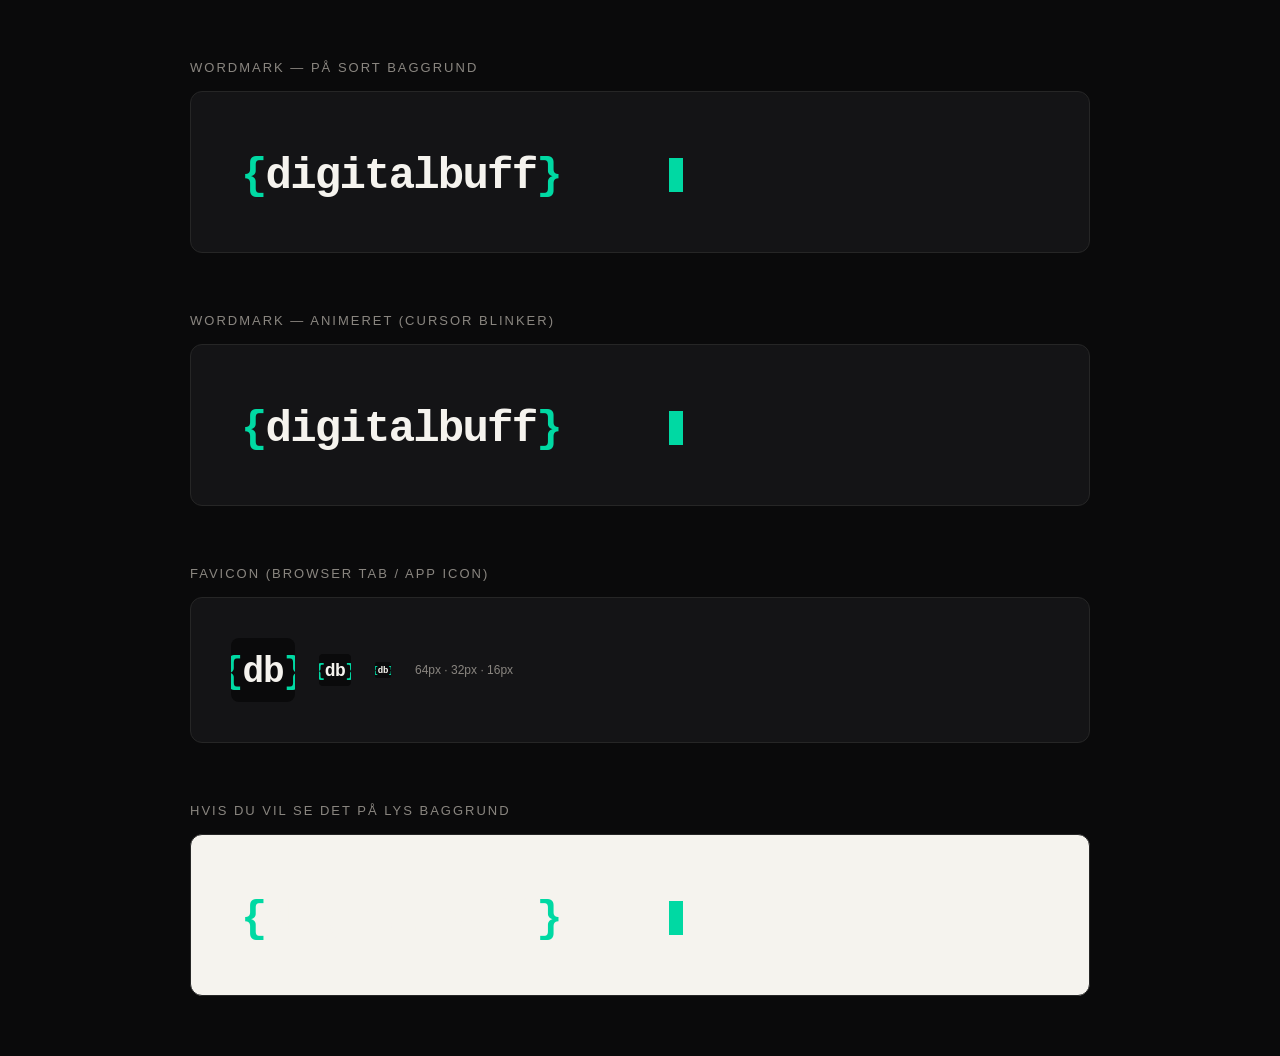
<file: assets/_preview/logo_preview.html>
<!DOCTYPE html>
<html>
<head>
<meta charset="UTF-8">
<title>Digitalbuff — Logo Preview</title>
<link rel="preconnect" href="https://fonts.googleapis.com">
<link rel="preconnect" href="https://fonts.gstatic.com" crossorigin>
<link href="https://fonts.googleapis.com/css2?family=JetBrains+Mono:wght@700&display=swap" rel="stylesheet">
<style>
  body { background: #0a0a0b; color: #f5f3ee; font-family: -apple-system, sans-serif; padding: 60px; max-width: 900px; margin: 0 auto; }
  h2 { color: #8a8680; font-weight: 500; font-size: 13px; text-transform: uppercase; letter-spacing: 2px; margin: 60px 0 16px; }
  h2:first-of-type { margin-top: 0; }
  .panel { background: #141416; border: 1px solid #262626; border-radius: 12px; padding: 40px; display: flex; align-items: center; gap: 24px; }
  .panel-light { background: #f5f3ee; }
  .panel-mint { background: #00d9a3; }
  .favicon-row { display: flex; gap: 24px; align-items: center; }
  .label { font-size: 12px; color: #8a8680; }
</style>
</head>
<body>
<h2>Wordmark — på sort baggrund</h2>
<div class="panel">
  <object type="image/svg+xml" data="../logo.svg" style="height: 80px;"></object>
</div>

<h2>Wordmark — animeret (cursor blinker)</h2>
<div class="panel">
  <object type="image/svg+xml" data="../logo-animated.svg" style="height: 80px;"></object>
</div>

<h2>Favicon (browser tab / app icon)</h2>
<div class="panel favicon-row">
  <object type="image/svg+xml" data="../favicon.svg" style="height: 64px; width: 64px;"></object>
  <object type="image/svg+xml" data="../favicon.svg" style="height: 32px; width: 32px;"></object>
  <object type="image/svg+xml" data="../favicon.svg" style="height: 16px; width: 16px;"></object>
  <span class="label">64px · 32px · 16px</span>
</div>

<h2>Hvis du vil se det på lys baggrund</h2>
<div class="panel panel-light">
  <object type="image/svg+xml" data="../logo.svg" style="height: 80px;"></object>
</div>
</body>
</html>
</file>
<file: boder/app.css>
/* Bødekassen — Round Table. Bygger på Digitalbuff brand tokens. */
:root {
  color-scheme: dark;
  --bg: #0a0a0b;
  --surface: #141416;
  --surface-2: #1b1b1e;
  --border: #262626;
  --border-soft: #1e1e21;
  --ink: #f5f3ee;
  --muted: #8a8680;
  --accent: #00d9a3;
  --accent-dim: #00a57b;
  --warn: #ffb340;
  --danger: #ff5f56;
  --font-mono: 'JetBrains Mono', 'Fira Code', ui-monospace, SFMono-Regular, Menlo, Monaco, Consolas, monospace;
  --font-body: 'Inter', ui-sans-serif, system-ui, -apple-system, "Segoe UI", Roboto, sans-serif;
  --radius: 12px;
}

* { box-sizing: border-box; margin: 0; padding: 0; }
html { -webkit-text-size-adjust: 100%; }
body {
  background:
    linear-gradient(var(--border-soft) 1px, transparent 1px) 0 0 / 28px 28px,
    linear-gradient(90deg, var(--border-soft) 1px, transparent 1px) 0 0 / 28px 28px,
    var(--bg);
  color: var(--ink);
  font-family: var(--font-body);
  font-size: 16px;
  line-height: 1.55;
  -webkit-font-smoothing: antialiased;
  min-height: 100vh;
  display: flex;
  flex-direction: column;
}
:focus-visible { outline: 2px solid var(--accent); outline-offset: 2px; }

/* ---------- Topbar ---------- */
.topbar {
  position: sticky; top: 0; z-index: 20;
  background: rgba(10,10,11,.92);
  backdrop-filter: blur(8px);
  border-bottom: 1px solid var(--border);
}
.topbar-inner {
  max-width: 1080px; margin: 0 auto;
  padding: 14px 20px 10px;
  display: flex; align-items: center; gap: 16px; flex-wrap: wrap;
}
.brand { font-family: var(--font-mono); font-size: 17px; font-weight: 700; letter-spacing: -.02em; }
.brand-bracket { color: var(--accent); }
.brand-word { color: var(--ink); }
.topbar-right { margin-left: auto; display: flex; align-items: center; gap: 10px; }
.period { display: flex; align-items: center; gap: 8px; }
.period-label { font-family: var(--font-mono); font-size: 11px; text-transform: uppercase; letter-spacing: .08em; color: var(--muted); }

.tabs {
  max-width: 1080px; margin: 0 auto; width: 100%;
  padding: 0 20px 0;
  display: flex; gap: 2px; overflow-x: auto; scrollbar-width: none;
}
.tabs::-webkit-scrollbar { display: none; }
.tab {
  flex: 0 0 auto;
  background: none; border: 0; border-bottom: 2px solid transparent;
  color: var(--muted); font-family: var(--font-body); font-size: 14px; font-weight: 500;
  padding: 10px 12px; cursor: pointer; white-space: nowrap;
}
.tab:hover { color: var(--ink); }
.tab.is-active { color: var(--accent); border-bottom-color: var(--accent); }

/* ---------- Layout ---------- */
.view { max-width: 1080px; width: 100%; margin: 0 auto; padding: 24px 20px 56px; flex: 1; }
.foot {
  border-top: 1px solid var(--border);
  padding: 16px 20px 28px; text-align: center;
  color: var(--muted); font-size: 12.5px;
}
.page-head { display: flex; align-items: flex-end; gap: 16px; flex-wrap: wrap; margin-bottom: 20px; }
.page-head h1 { font-size: 24px; font-weight: 700; letter-spacing: -.02em; }
.page-head p { color: var(--muted); font-size: 14px; }
.page-head .spacer { margin-left: auto; display: flex; gap: 8px; flex-wrap: wrap; }
h2.section-title {
  font-family: var(--font-mono); font-size: 12px; font-weight: 500;
  text-transform: uppercase; letter-spacing: .1em; color: var(--muted);
  margin: 28px 0 12px;
}

.card {
  background: var(--surface); border: 1px solid var(--border);
  border-radius: var(--radius); padding: 18px;
}
.grid { display: grid; gap: 14px; }
.grid-kpi { grid-template-columns: repeat(auto-fit, minmax(190px, 1fr)); }
.grid-2 { grid-template-columns: repeat(auto-fit, minmax(300px, 1fr)); }

/* ---------- Demo-banner ---------- */
.banner {
  display: flex; align-items: center; gap: 14px; flex-wrap: wrap;
  background: rgba(0,217,163,.07); border: 1px solid rgba(0,217,163,.28);
  border-radius: var(--radius); padding: 13px 16px; margin-bottom: 20px;
}
.banner p { font-size: 13.5px; color: var(--muted); flex: 1 1 260px; }
.banner p strong { color: var(--ink); font-weight: 600; }
.banner-dot { width: 8px; height: 8px; border-radius: 50%; background: var(--accent); flex: 0 0 auto; }
.banner-actions { display: flex; gap: 8px; flex-wrap: wrap; }

/* ---------- KPI ---------- */
.kpi { display: flex; flex-direction: column; gap: 4px; }
.kpi-label { font-family: var(--font-mono); font-size: 11px; text-transform: uppercase; letter-spacing: .08em; color: var(--muted); }
.kpi-value { font-size: 28px; font-weight: 700; letter-spacing: -.03em; font-variant-numeric: tabular-nums; }
.kpi-value.accent { color: var(--accent); }
.kpi-value.warn { color: var(--warn); }
.kpi-sub { font-size: 12.5px; color: var(--muted); }

/* ---------- Forms ---------- */
label.field { display: flex; flex-direction: column; gap: 6px; font-size: 13px; color: var(--muted); }
input, select, textarea {
  font-family: var(--font-body); font-size: 15px; color: var(--ink);
  background: var(--surface-2); border: 1px solid var(--border);
  border-radius: 9px; padding: 10px 12px; width: 100%;
}
input[type="date"] { color-scheme: dark; }
textarea { min-height: 70px; resize: vertical; }
input:focus, select:focus, textarea:focus { border-color: var(--accent-dim); outline: none; }
select { appearance: none; background-image: linear-gradient(45deg, transparent 50%, var(--muted) 50%), linear-gradient(135deg, var(--muted) 50%, transparent 50%); background-position: right 14px center, right 9px center; background-size: 5px 5px, 5px 5px; background-repeat: no-repeat; padding-right: 30px; }
.form-row { display: grid; gap: 12px; grid-template-columns: repeat(auto-fit, minmax(180px, 1fr)); }
.form-actions { display: flex; gap: 10px; flex-wrap: wrap; margin-top: 14px; align-items: center; }

.btn {
  font-family: var(--font-body); font-size: 14px; font-weight: 600;
  border-radius: 9px; border: 1px solid var(--border); background: var(--surface-2);
  color: var(--ink); padding: 10px 16px; cursor: pointer; white-space: nowrap;
}
.btn:hover { border-color: #3a3a3a; }
.btn-accent { background: var(--accent); border-color: var(--accent); color: #06120e; }
.btn-accent:hover { background: var(--accent-dim); border-color: var(--accent-dim); }
.btn-ghost { background: transparent; }
.btn-danger { color: var(--danger); }
.btn-danger:hover { border-color: var(--danger); }
.btn-sm { font-size: 13px; padding: 7px 12px; }
.btn-xs { font-size: 12px; padding: 5px 9px; border-radius: 7px; font-weight: 500; }

/* ---------- Chip pickers ---------- */
.chips { display: flex; flex-wrap: wrap; gap: 8px; }
.chip {
  display: inline-flex; align-items: center; gap: 8px;
  background: var(--surface-2); border: 1px solid var(--border);
  border-radius: 999px; padding: 7px 13px; cursor: pointer;
  font-size: 14px; color: var(--ink); text-align: left;
}
.chip:hover { border-color: #3a3a3a; }
.chip.is-on { border-color: var(--accent); background: rgba(0,217,163,.12); color: var(--accent); }
.chip .chip-amt { font-family: var(--font-mono); font-size: 12px; color: var(--muted); }
.chip.is-on .chip-amt { color: var(--accent); }
.chip-initials {
  width: 22px; height: 22px; border-radius: 50%; flex: 0 0 auto;
  display: grid; place-items: center;
  background: #2a2a2e; color: var(--ink);
  font-family: var(--font-mono); font-size: 10px; font-weight: 700;
}
.chip.is-on .chip-initials { background: var(--accent); color: #06120e; }

/* ---------- Tables ---------- */
.table-wrap { overflow-x: auto; border: 1px solid var(--border); border-radius: var(--radius); background: var(--surface); }
table { width: 100%; border-collapse: collapse; font-size: 14px; }
th {
  text-align: left; font-family: var(--font-mono); font-weight: 500; font-size: 11px;
  text-transform: uppercase; letter-spacing: .07em; color: var(--muted);
  padding: 11px 14px; border-bottom: 1px solid var(--border); white-space: nowrap;
}
td { padding: 11px 14px; border-bottom: 1px solid var(--border-soft); vertical-align: middle; }
tbody tr:last-child td { border-bottom: 0; }
tbody tr:hover { background: rgba(255,255,255,.02); }
td.num, th.num { text-align: right; font-variant-numeric: tabular-nums; font-family: var(--font-mono); }
td.actions { text-align: right; white-space: nowrap; }
td.actions .btn-xs + .btn-xs { margin-left: 6px; }
.name-cell { display: flex; align-items: center; gap: 10px; }
.rank { font-family: var(--font-mono); color: var(--muted); font-size: 12px; width: 20px; display: inline-block; }

.tag {
  display: inline-block; font-family: var(--font-mono); font-size: 11px;
  padding: 3px 8px; border-radius: 999px; border: 1px solid var(--border); color: var(--muted);
}
.tag.paid { color: var(--accent); border-color: rgba(0,217,163,.4); background: rgba(0,217,163,.1); }
.tag.unpaid { color: var(--warn); border-color: rgba(255,179,64,.4); background: rgba(255,179,64,.1); }
.tag.off { color: var(--muted); }

.filters { display: flex; gap: 10px; flex-wrap: wrap; margin-bottom: 14px; }
.filters input, .filters select { width: auto; min-width: 150px; flex: 1 1 150px; font-size: 14px; padding: 8px 12px; }

.empty { text-align: center; color: var(--muted); padding: 40px 20px; font-size: 14px; }
.empty strong { display: block; color: var(--ink); font-size: 16px; margin-bottom: 6px; }

/* ---------- Charts ---------- */
.bars { display: flex; flex-direction: column; gap: 10px; }
.bar-row { display: grid; grid-template-columns: minmax(90px, 34%) 1fr auto; gap: 10px; align-items: center; font-size: 13.5px; }
.bar-name { overflow: hidden; text-overflow: ellipsis; white-space: nowrap; }
.bar-track { display: block; background: var(--surface-2); border-radius: 999px; height: 10px; overflow: hidden; }
.bar-fill { display: block; height: 100%; background: var(--accent); border-radius: 999px; min-width: 2px; }
.bar-fill.dim { background: var(--accent-dim); }
.bar-fill.warn { background: var(--warn); }
.bar-val { font-family: var(--font-mono); font-size: 12.5px; color: var(--muted); font-variant-numeric: tabular-nums; }

.cols { display: flex; align-items: flex-end; gap: 6px; height: 150px; margin-top: 6px; }
.col { flex: 1; display: flex; flex-direction: column; justify-content: flex-end; align-items: center; gap: 6px; height: 100%; }
.col-bar { width: 100%; background: var(--accent-dim); border-radius: 4px 4px 0 0; min-height: 2px; }
.col-bar.hi { background: var(--accent); }
.col-label { font-family: var(--font-mono); font-size: 10px; color: var(--muted); white-space: nowrap; }
.col-val { font-family: var(--font-mono); font-size: 10.5px; color: var(--muted); }

.donut-wrap { display: flex; align-items: center; gap: 20px; flex-wrap: wrap; }
.legend { display: flex; flex-direction: column; gap: 8px; font-size: 13.5px; }
.legend-item { display: flex; align-items: center; gap: 8px; }
.legend-dot { width: 10px; height: 10px; border-radius: 3px; flex: 0 0 auto; }

/* ---------- Toast + modal ---------- */
.toast {
  position: fixed; left: 50%; bottom: 24px; transform: translate(-50%, 20px);
  background: var(--surface); border: 1px solid var(--accent-dim); color: var(--ink);
  padding: 11px 18px; border-radius: 10px; font-size: 14px;
  opacity: 0; pointer-events: none; transition: opacity .2s, transform .2s; z-index: 60;
  max-width: calc(100vw - 40px); text-align: center;
}
.toast.show { opacity: 1; transform: translate(-50%, 0); }
.toast.err { border-color: var(--danger); }

.modal { position: fixed; inset: 0; z-index: 50; display: grid; place-items: center; padding: 20px; }
.modal[hidden] { display: none; }
.modal-backdrop { position: absolute; inset: 0; background: rgba(0,0,0,.65); }
.modal-card {
  position: relative; background: var(--surface); border: 1px solid var(--border);
  border-radius: var(--radius); padding: 20px; width: 100%; max-width: 460px;
  max-height: 85vh; overflow-y: auto;
}
.modal-title { font-size: 18px; font-weight: 700; margin-bottom: 14px; letter-spacing: -.02em; }
.modal-card .form-row + .form-row { margin-top: 12px; }

.hint { font-size: 12.5px; color: var(--muted); }
.mono { font-family: var(--font-mono); font-variant-numeric: tabular-nums; }
.muted { color: var(--muted); }
.stack { display: flex; flex-direction: column; gap: 12px; }
.inline { display: flex; gap: 10px; align-items: center; flex-wrap: wrap; }
.divider { height: 1px; background: var(--border); margin: 18px 0; }

@media (max-width: 620px) {
  .view { padding: 18px 14px 48px; }
  .topbar-inner { padding: 12px 14px 8px; }
  .tabs { padding: 0 14px; }
  .kpi-value { font-size: 24px; }
  .period-label { display: none; }
  .bar-row { grid-template-columns: minmax(80px, 40%) 1fr auto; }
}

@media print {
  .topbar, .foot, .toast, .form-actions, td.actions, th.actions { display: none !important; }
  body { background: #fff; color: #000; }
  .card, .table-wrap { border-color: #ccc; background: #fff; }
}
</file>
